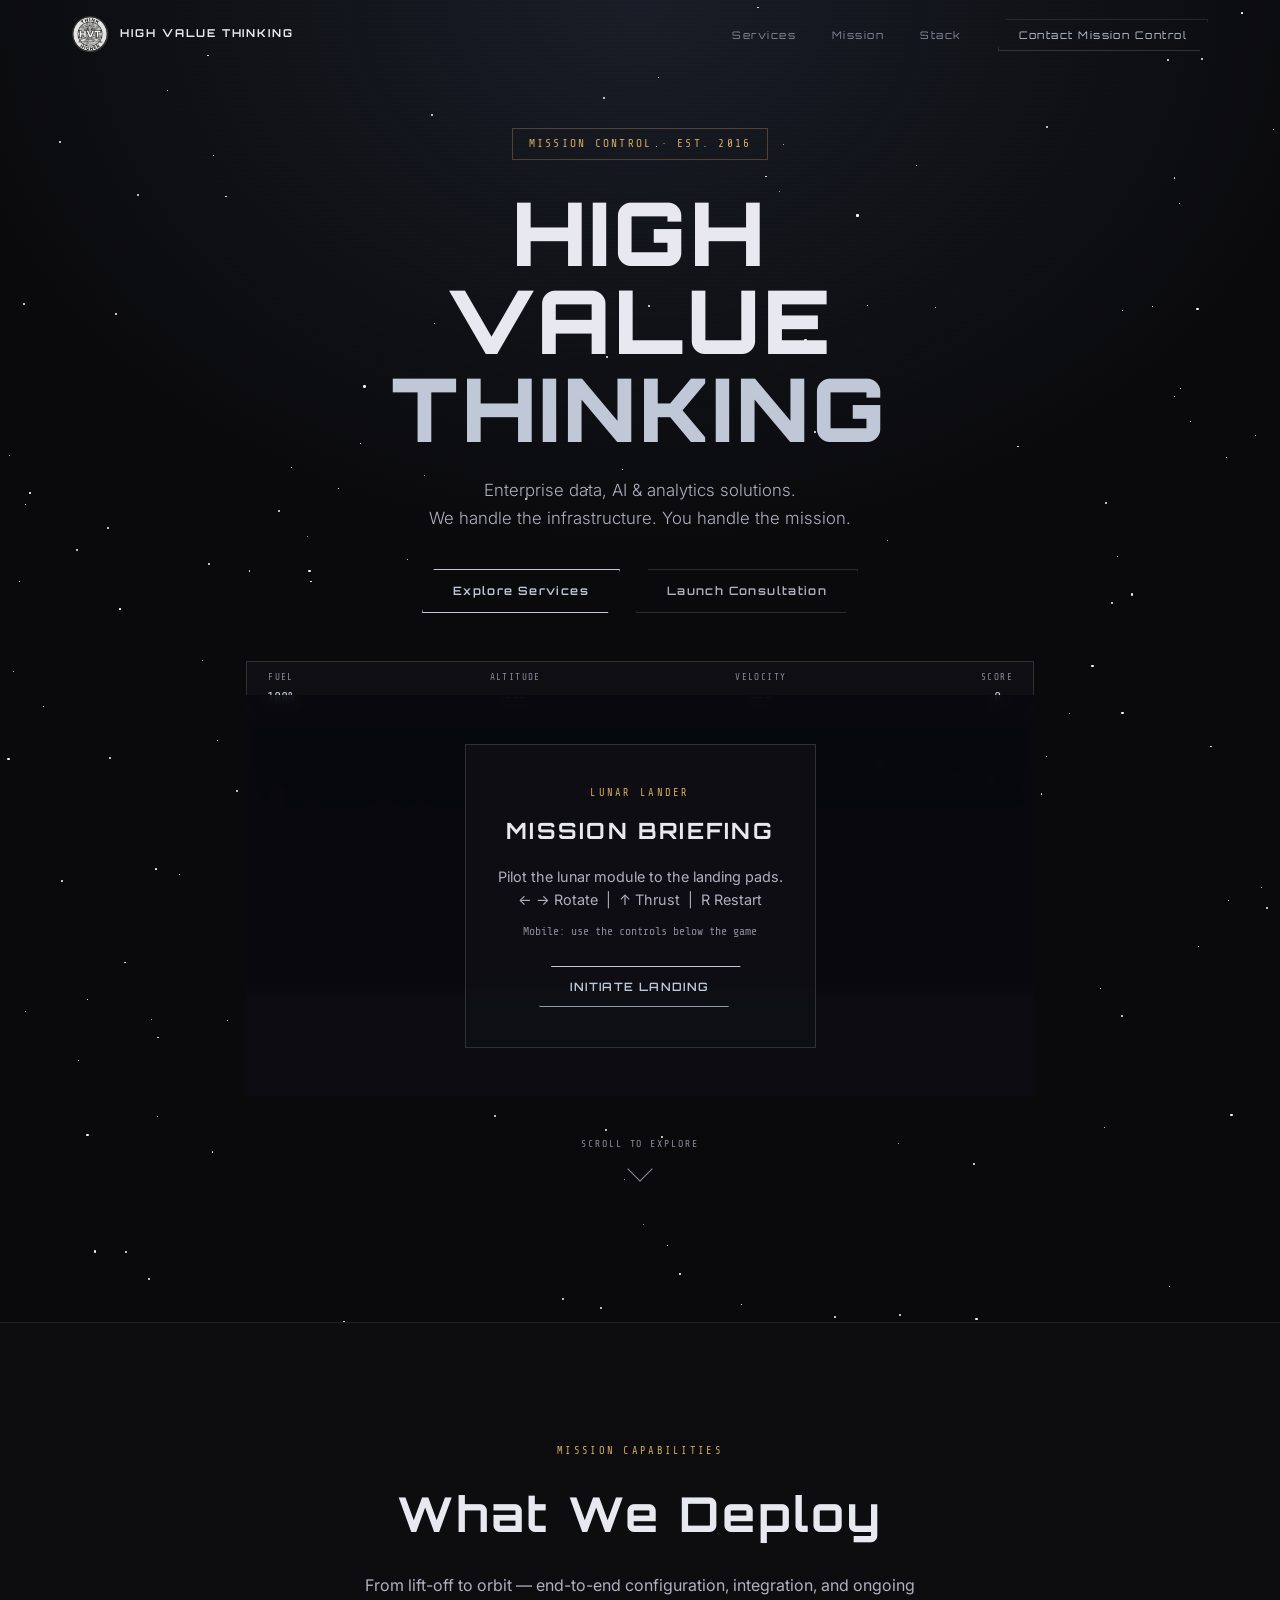
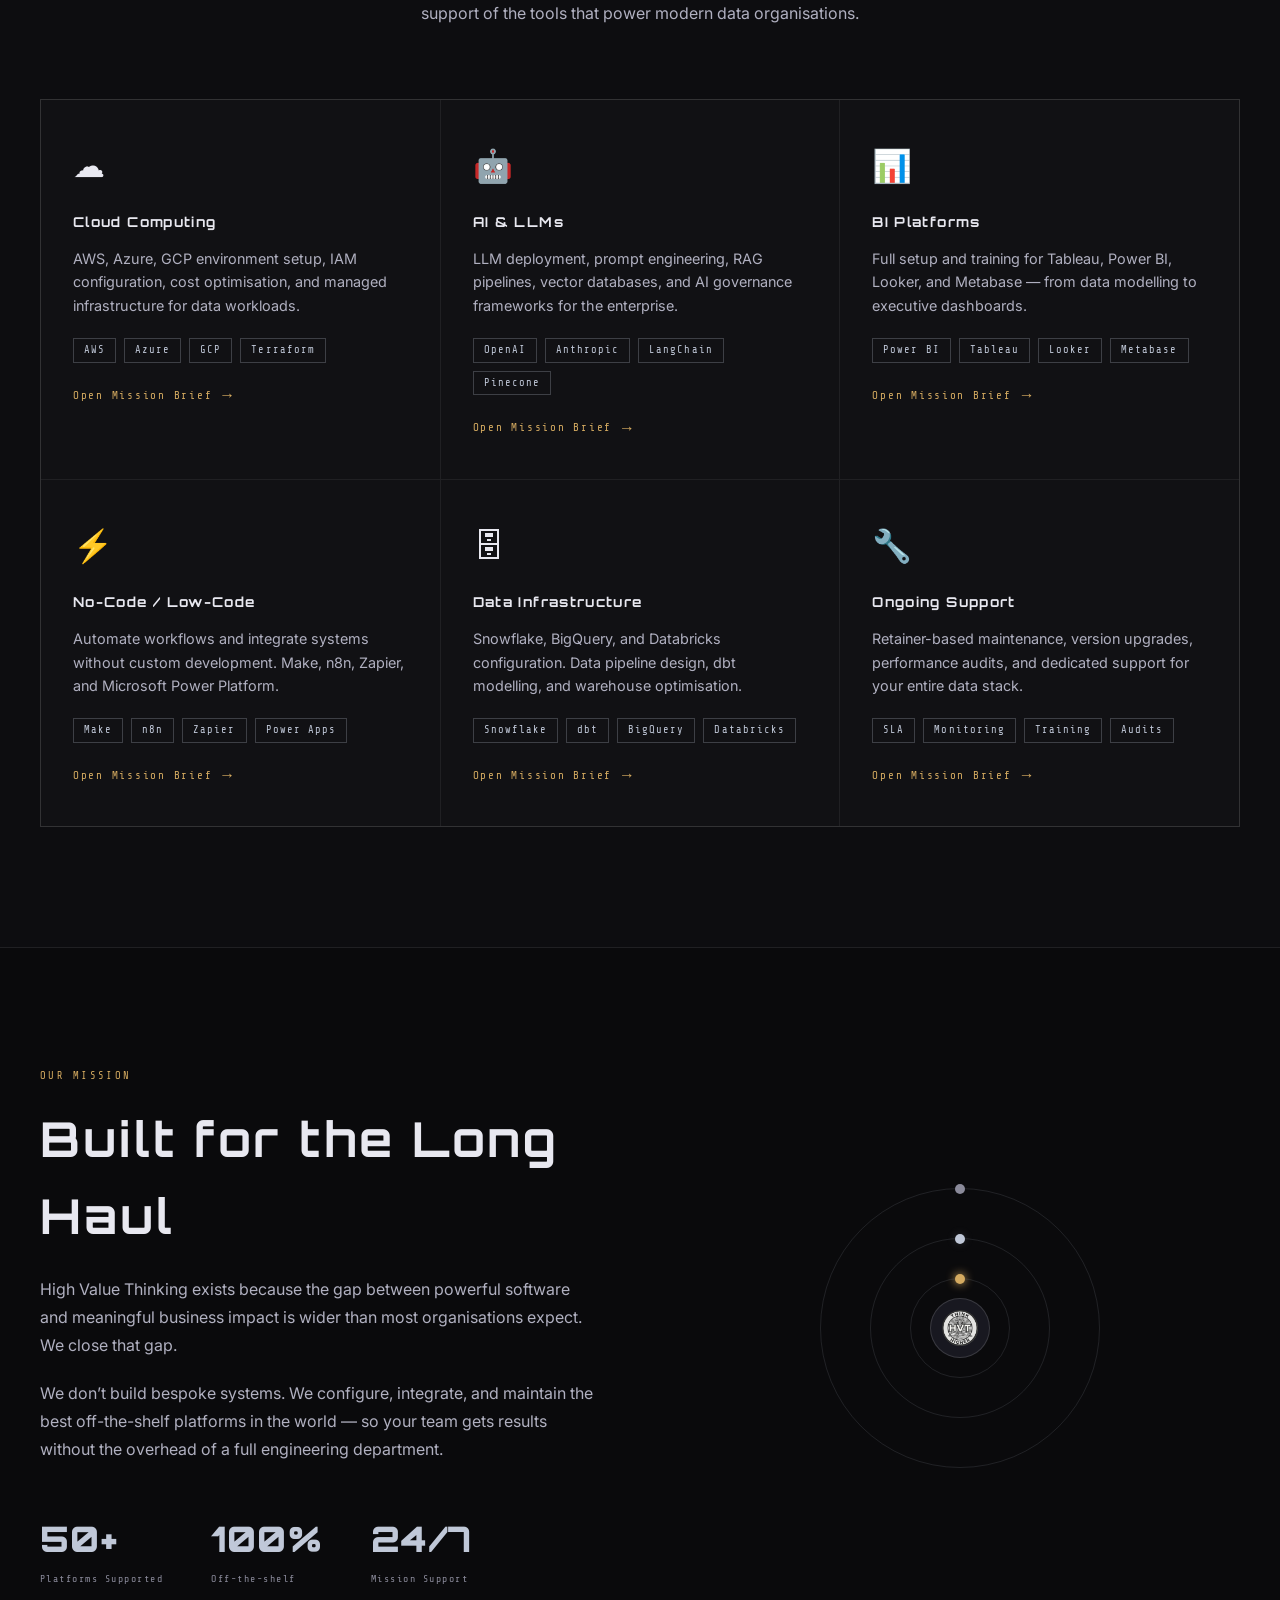
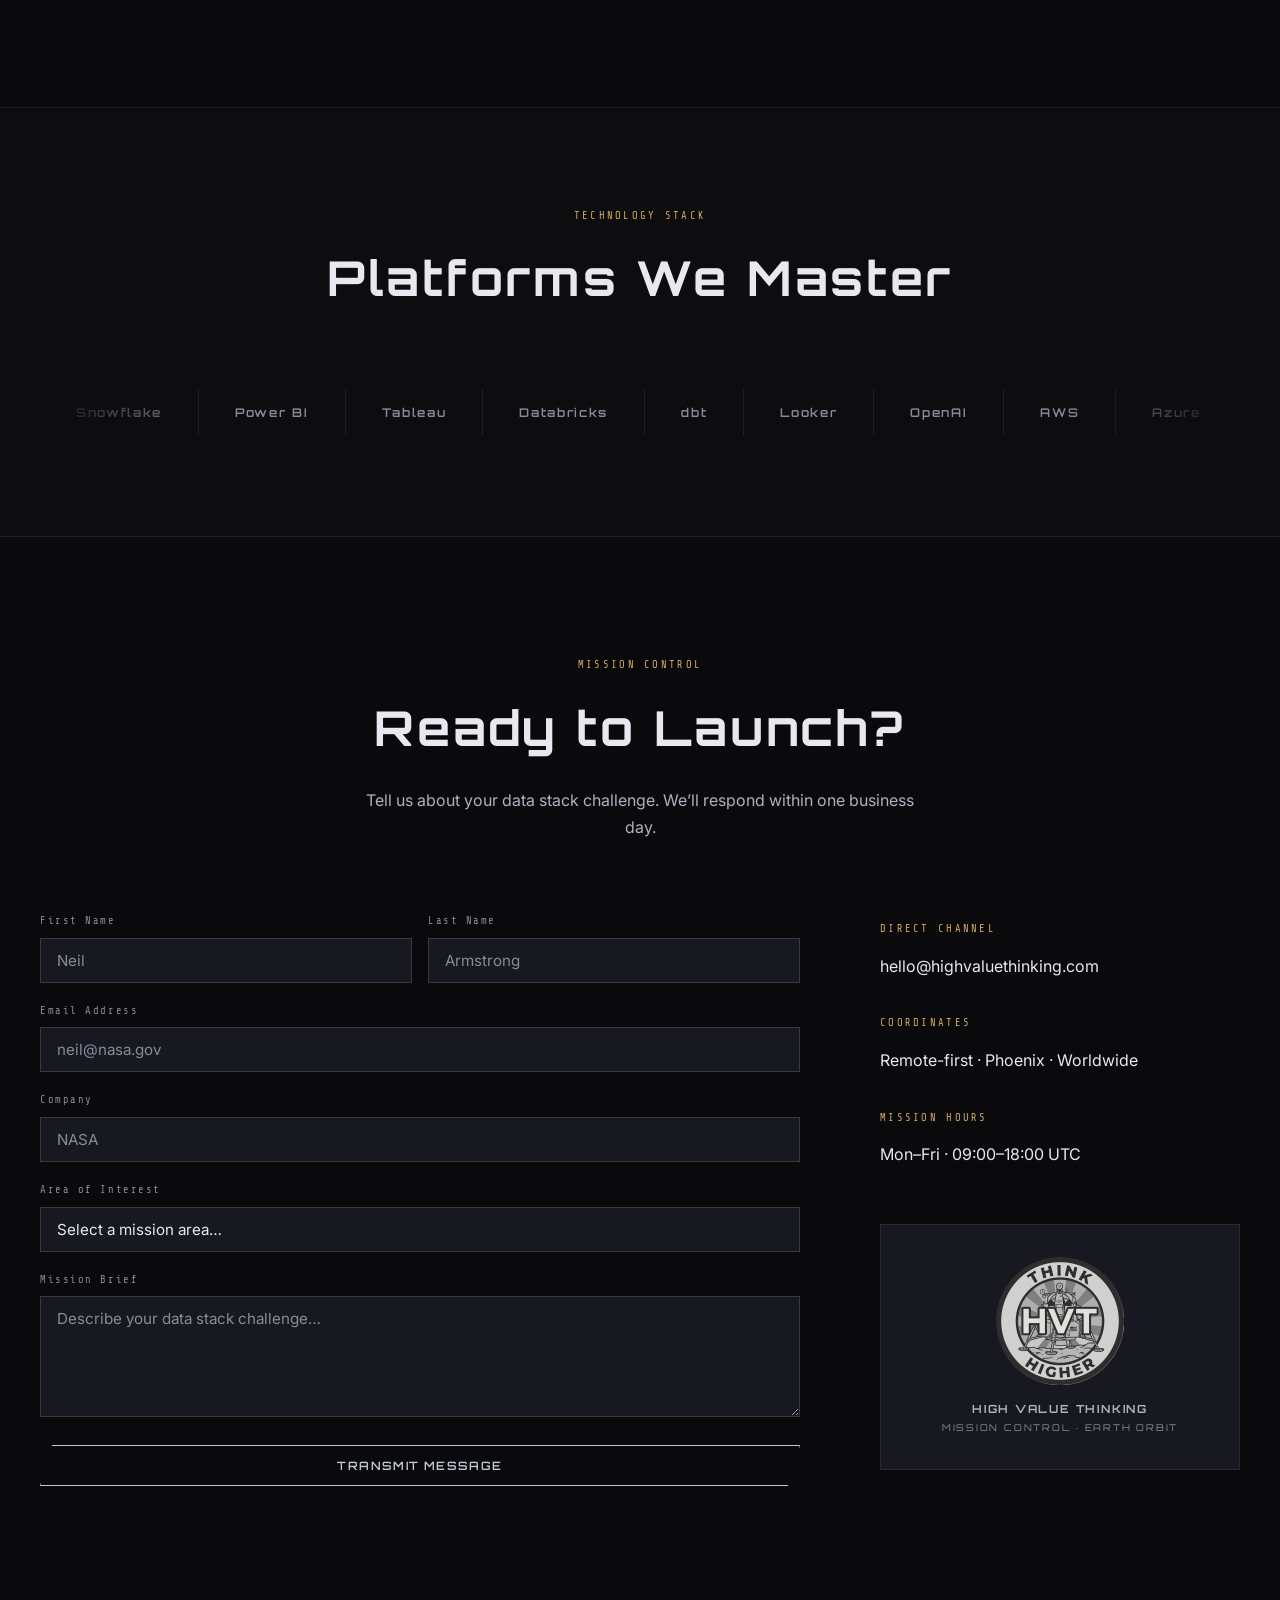
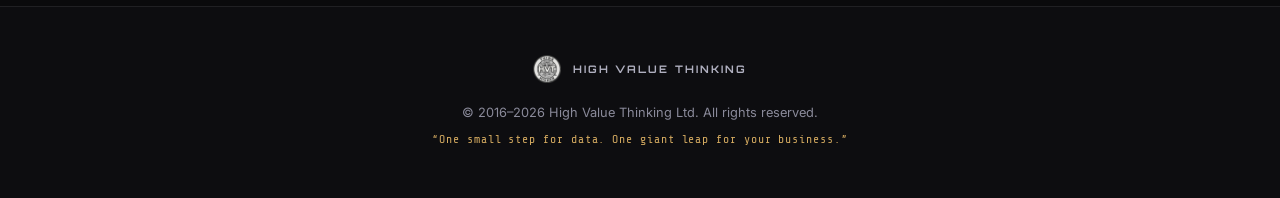
<file: index.html>
<!DOCTYPE html>
<html lang="en">
<head>
  <meta charset="UTF-8" />
  <meta name="viewport" content="width=device-width, initial-scale=1.0" />
  <title>High Value Thinking | HVT</title>
  <meta name="description" content="High Value Thinking — setup, configuration, and maintenance of data, AI, and analytics software. Cloud computing, LLMs, BI platforms, and no-code automation." />
  <link rel="icon" type="image/png" href="/logo.png" />
  <link rel="preconnect" href="https://fonts.googleapis.com" />
  <link rel="preconnect" href="https://fonts.gstatic.com" crossorigin />
  <link href="https://fonts.googleapis.com/css2?family=Orbitron:wght@400;600;700;900&family=Share+Tech+Mono&family=Inter:wght@300;400;500&display=swap" rel="stylesheet" />
  <link rel="stylesheet" href="/styles.css" />
</head>
<body>

<!-- NAV -->
<nav id="nav">
  <div class="nav-inner">
    <a href="#" class="nav-logo">
      <img src="/logo.png" alt="HVT Logo" class="logo-img" />
      <span class="logo-text">HIGH VALUE THINKING</span>
    </a>
    <ul class="nav-links">
      <li><a href="#services">Services</a></li>
      <li><a href="#mission">Mission</a></li>
      <li><a href="#stack">Stack</a></li>
      <li><a href="#contact" class="nav-cta">Contact Mission Control</a></li>
    </ul>
    <button class="hamburger" aria-label="Menu" id="hamburger">
      <span></span><span></span><span></span>
    </button>
  </div>
</nav>

<!-- HERO -->
<section id="hero">
  <div class="star-field" id="starField"></div>
  <div class="scanlines"></div>
  <div class="hero-content">
    <div class="mission-badge">MISSION CONTROL &middot; EST. 2016</div>
    <h1 class="hero-title">
      <span class="hero-line">HIGH VALUE</span>
      <span class="hero-line accent">THINKING</span>
    </h1>
    <p class="hero-sub">Enterprise data, AI &amp; analytics solutions.<br />We handle the infrastructure. You handle the mission.</p>
    <div class="hero-actions">
      <a href="#services" class="btn-primary">Explore Services</a>
      <a href="#contact" class="btn-ghost">Launch Consultation</a>
    </div>
  </div>

  <!-- LUNAR LANDER GAME -->
  <div class="game-wrapper">
    <div class="game-hud">
      <div class="hud-item"><span class="hud-label">FUEL</span><span class="hud-value" id="fuelVal">100%</span></div>
      <div class="hud-item"><span class="hud-label">ALTITUDE</span><span class="hud-value" id="altVal">---</span></div>
      <div class="hud-item"><span class="hud-label">VELOCITY</span><span class="hud-value" id="velVal">---</span></div>
      <div class="hud-item"><span class="hud-label">SCORE</span><span class="hud-value" id="scoreVal">0</span></div>
    </div>
    <canvas id="gameCanvas"></canvas>
    <div class="game-overlay" id="gameOverlay">
      <div class="overlay-box">
        <div class="overlay-mission">LUNAR LANDER</div>
        <h2 id="overlayTitle">MISSION BRIEFING</h2>
        <p id="overlayMsg">Pilot the lunar module to the landing pads.<br/>&#8592; &#8594; Rotate &nbsp;|&nbsp; &#8593; Thrust &nbsp;|&nbsp; R Restart</p>
        <p class="overlay-mobile-hint">Mobile: use the controls below the game</p>
        <button class="btn-primary" id="startBtn">INITIATE LANDING</button>
      </div>
    </div>
    <div class="mobile-controls">
      <button class="ctrl-btn" id="ctrlLeft">&#9664; LEFT</button>
      <button class="ctrl-btn ctrl-thrust" id="ctrlThrust">&#9650; THRUST</button>
      <button class="ctrl-btn" id="ctrlRight">RIGHT &#9654;</button>
    </div>
  </div>
  <div class="hero-scroll-hint">
    <span>SCROLL TO EXPLORE</span>
    <div class="scroll-arrow"></div>
  </div>
</section>

<!-- SERVICES -->
<section id="services">
  <div class="section-inner">
    <div class="section-header">
      <div class="section-tag">MISSION CAPABILITIES</div>
      <h2 class="section-title">What We Deploy</h2>
      <p class="section-sub">From lift-off to orbit &mdash; end-to-end configuration, integration, and ongoing support of the tools that power modern data organisations.</p>
    </div>
    <div class="services-grid">
      <a class="service-card service-link" data-delay="0" href="/cloud-computing.html">
        <div class="service-icon">&#9729;</div>
        <h3>Cloud Computing</h3>
        <p>AWS, Azure, GCP environment setup, IAM configuration, cost optimisation, and managed infrastructure for data workloads.</p>
        <ul class="service-tags"><li>AWS</li><li>Azure</li><li>GCP</li><li>Terraform</li></ul>
        <span class="service-link-label">Open Mission Brief</span>
      </a>
      <a class="service-card service-link" data-delay="1" href="/ai-llms.html">
        <div class="service-icon">&#129302;</div>
        <h3>AI &amp; LLMs</h3>
        <p>LLM deployment, prompt engineering, RAG pipelines, vector databases, and AI governance frameworks for the enterprise.</p>
        <ul class="service-tags"><li>OpenAI</li><li>Anthropic</li><li>LangChain</li><li>Pinecone</li></ul>
        <span class="service-link-label">Open Mission Brief</span>
      </a>
      <a class="service-card service-link" data-delay="2" href="/bi-platforms.html">
        <div class="service-icon">&#128202;</div>
        <h3>BI Platforms</h3>
        <p>Full setup and training for Tableau, Power BI, Looker, and Metabase &mdash; from data modelling to executive dashboards.</p>
        <ul class="service-tags"><li>Power BI</li><li>Tableau</li><li>Looker</li><li>Metabase</li></ul>
        <span class="service-link-label">Open Mission Brief</span>
      </a>
      <a class="service-card service-link" data-delay="3" href="/no-code-low-code.html">
        <div class="service-icon">&#9889;</div>
        <h3>No-Code / Low-Code</h3>
        <p>Automate workflows and integrate systems without custom development. Make, n8n, Zapier, and Microsoft Power Platform.</p>
        <ul class="service-tags"><li>Make</li><li>n8n</li><li>Zapier</li><li>Power Apps</li></ul>
        <span class="service-link-label">Open Mission Brief</span>
      </a>
      <a class="service-card service-link" data-delay="4" href="/data-infrastructure.html">
        <div class="service-icon">&#128452;</div>
        <h3>Data Infrastructure</h3>
        <p>Snowflake, BigQuery, and Databricks configuration. Data pipeline design, dbt modelling, and warehouse optimisation.</p>
        <ul class="service-tags"><li>Snowflake</li><li>dbt</li><li>BigQuery</li><li>Databricks</li></ul>
        <span class="service-link-label">Open Mission Brief</span>
      </a>
      <a class="service-card service-link" data-delay="5" href="/ongoing-support.html">
        <div class="service-icon">&#128295;</div>
        <h3>Ongoing Support</h3>
        <p>Retainer-based maintenance, version upgrades, performance audits, and dedicated support for your entire data stack.</p>
        <ul class="service-tags"><li>SLA</li><li>Monitoring</li><li>Training</li><li>Audits</li></ul>
        <span class="service-link-label">Open Mission Brief</span>
      </a>
    </div>
  </div>
</section>

<!-- MISSION -->
<section id="mission">
  <div class="section-inner mission-inner">
    <div class="mission-text">
      <div class="section-tag">OUR MISSION</div>
      <h2 class="section-title">Built for the Long Haul</h2>
      <p>High Value Thinking exists because the gap between powerful software and meaningful business impact is wider than most organisations expect. We close that gap.</p>
      <p>We don&rsquo;t build bespoke systems. We configure, integrate, and maintain the best off-the-shelf platforms in the world &mdash; so your team gets results without the overhead of a full engineering department.</p>
      <div class="mission-stats">
        <div class="stat"><div class="stat-num">50+</div><div class="stat-label">Platforms Supported</div></div>
        <div class="stat"><div class="stat-num">100%</div><div class="stat-label">Off-the-shelf</div></div>
        <div class="stat"><div class="stat-num">24/7</div><div class="stat-label">Mission Support</div></div>
      </div>
    </div>
    <div class="mission-visual">
      <div class="orbit-diagram">
        <div class="orbit o1"><div class="planet p1"></div></div>
        <div class="orbit o2"><div class="planet p2"></div></div>
        <div class="orbit o3"><div class="planet p3"></div></div>
        <div class="core"><img src="/logo.png" alt="HVT" class="orbit-logo" /></div>
      </div>
    </div>
  </div>
</section>

<!-- STACK -->
<section id="stack">
  <div class="section-inner">
    <div class="section-header">
      <div class="section-tag">TECHNOLOGY STACK</div>
      <h2 class="section-title">Platforms We Master</h2>
    </div>
    <div class="stack-ticker">
      <div class="ticker-track" id="tickerTrack">
        <span>Snowflake</span><span>Power BI</span><span>Tableau</span><span>Databricks</span><span>dbt</span><span>Looker</span><span>OpenAI</span><span>AWS</span><span>Azure</span><span>GCP</span><span>n8n</span><span>Make</span><span>Zapier</span><span>Anthropic</span><span>LangChain</span><span>Pinecone</span><span>BigQuery</span><span>Fivetran</span><span>Airbyte</span><span>Metabase</span><span>Retool</span><span>Airtable</span><span>Notion</span><span>Monday.com</span><span>Salesforce</span><span>HubSpot</span>
      </div>
    </div>
  </div>
</section>

<!-- CONTACT -->
<section id="contact">
  <div class="section-inner">
    <div class="section-header">
      <div class="section-tag">MISSION CONTROL</div>
      <h2 class="section-title">Ready to Launch?</h2>
      <p class="section-sub">Tell us about your data stack challenge. We&rsquo;ll respond within one business day.</p>
    </div>
    <div class="contact-grid">
      <form class="contact-form" id="contactForm" novalidate>
        <div class="form-row">
          <div class="form-group">
            <label for="fname">First Name</label>
            <input type="text" id="fname" name="fname" placeholder="Neil" required />
          </div>
          <div class="form-group">
            <label for="lname">Last Name</label>
            <input type="text" id="lname" name="lname" placeholder="Armstrong" required />
          </div>
        </div>
        <div class="form-group">
          <label for="email">Email Address</label>
          <input type="email" id="email" name="email" placeholder="neil@nasa.gov" required />
        </div>
        <div class="form-group">
          <label for="company">Company</label>
          <input type="text" id="company" name="company" placeholder="NASA" />
        </div>
        <div class="form-group">
          <label for="interest">Area of Interest</label>
          <select id="interest" name="interest">
            <option value="" disabled selected>Select a mission area&hellip;</option>
            <option>Cloud Computing</option>
            <option>AI &amp; LLMs</option>
            <option>BI Platforms</option>
            <option>No-Code / Low-Code</option>
            <option>Data Infrastructure</option>
            <option>Ongoing Support</option>
            <option>Multiple / Unsure</option>
          </select>
        </div>
        <div class="form-group">
          <label for="message">Mission Brief</label>
          <textarea id="message" name="message" rows="5" placeholder="Describe your data stack challenge&hellip;" required></textarea>
        </div>
        <button type="submit" class="btn-primary btn-full" id="submitBtn">TRANSMIT MESSAGE</button>
        <div class="form-success" id="formSuccess"><span>&#10003;</span> Message received. We&rsquo;ll be in touch shortly.</div>
      </form>
      <div class="contact-info">
        <div class="contact-block">
          <div class="section-tag">DIRECT CHANNEL</div>
          <p class="contact-detail">hello@highvaluethinking.com</p>
        </div>
        <div class="contact-block">
          <div class="section-tag">COORDINATES</div>
          <p class="contact-detail">Remote-first &middot; Phoenix &middot; Worldwide</p>
        </div>
        <div class="contact-block">
          <div class="section-tag">MISSION HOURS</div>
          <p class="contact-detail">Mon&ndash;Fri &middot; 09:00&ndash;18:00 UTC</p>
        </div>
        <div class="mission-patch">
          <img src="/logo.png" alt="HVT Mission Patch" />
          <p>HIGH VALUE THINKING<br/><span>MISSION CONTROL &middot; EARTH ORBIT</span></p>
        </div>
      </div>
    </div>
  </div>
</section>

<!-- FOOTER -->
<footer>
  <div class="footer-inner">
    <div class="footer-logo">
      <img src="/logo.png" alt="HVT" />
      <span>HIGH VALUE THINKING</span>
    </div>
    <p class="footer-copy">&copy; 2016&ndash;2026 High Value Thinking Ltd. All rights reserved.</p>
    <p class="footer-tag">&ldquo;One small step for data. One giant leap for your business.&rdquo;</p>
  </div>
</footer>

<script src="/game.js"></script>
<script src="/main.js"></script>
</body>
</html>
</file>
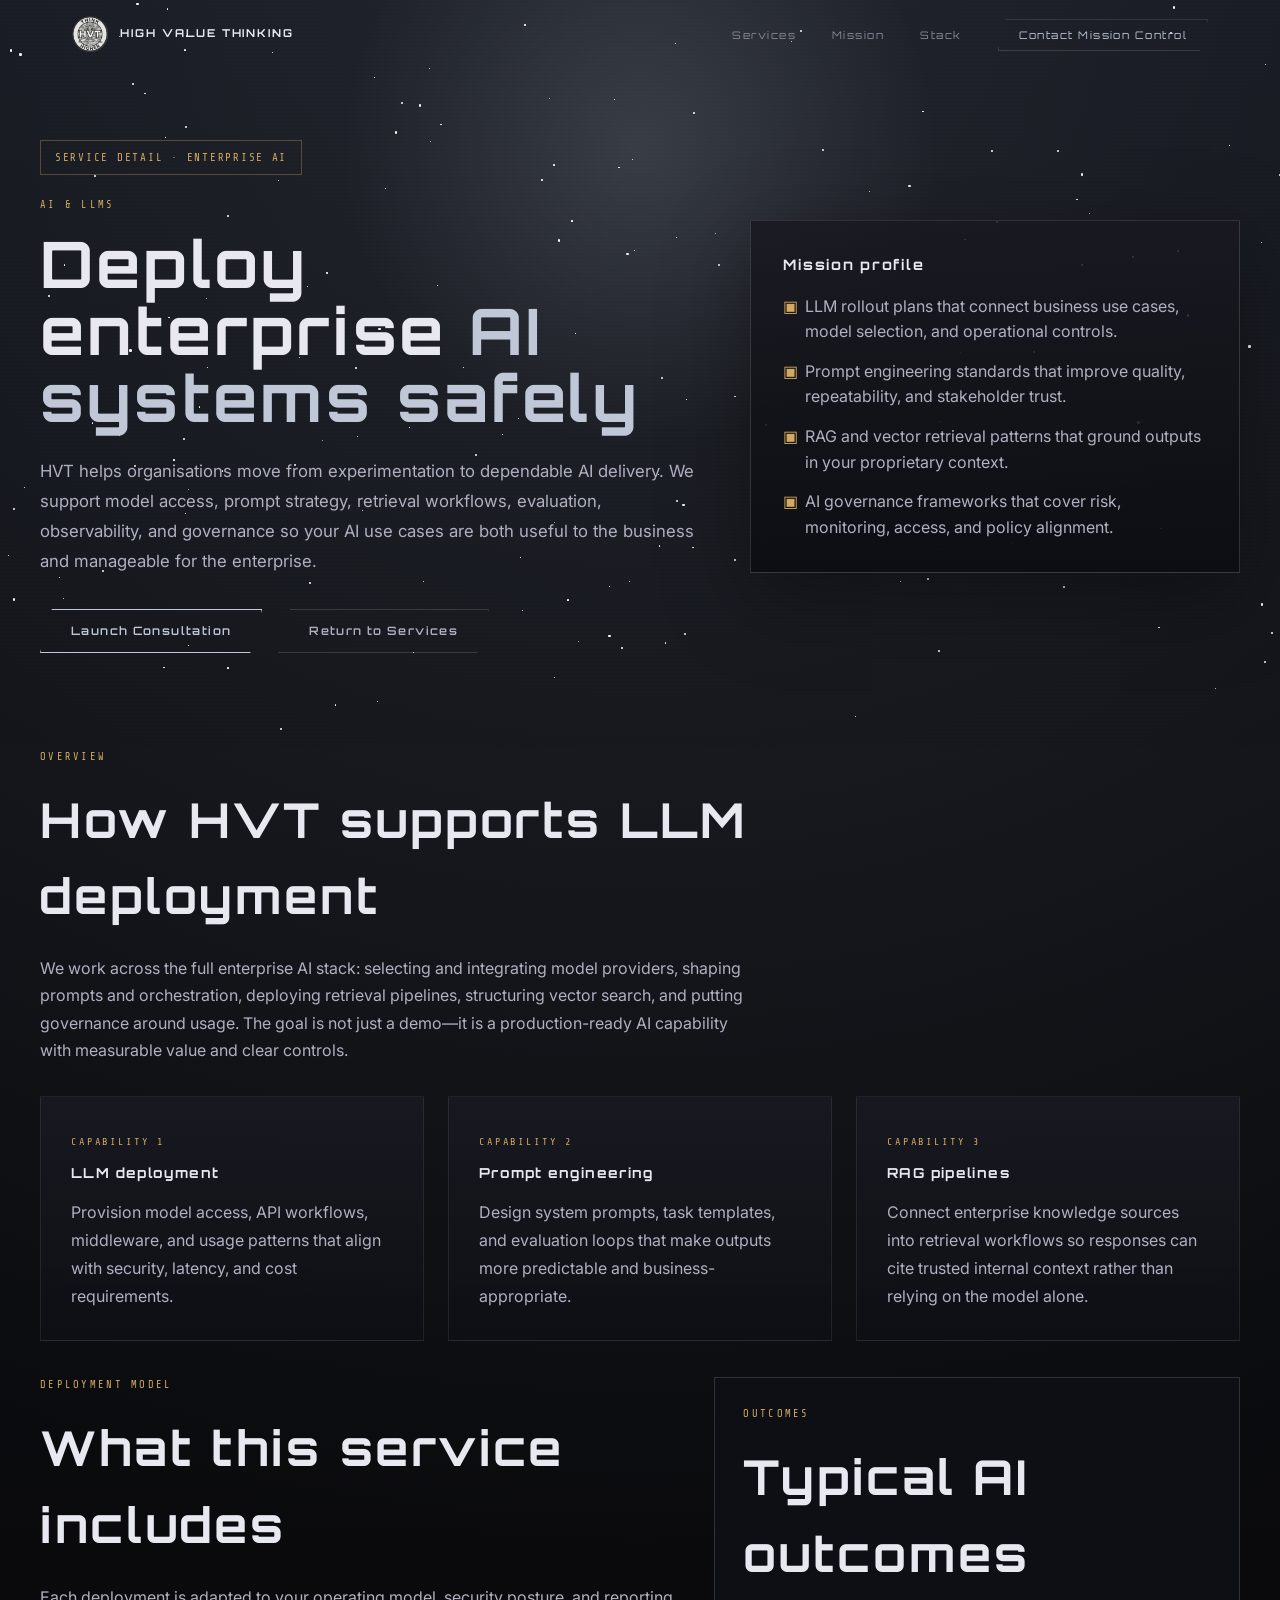
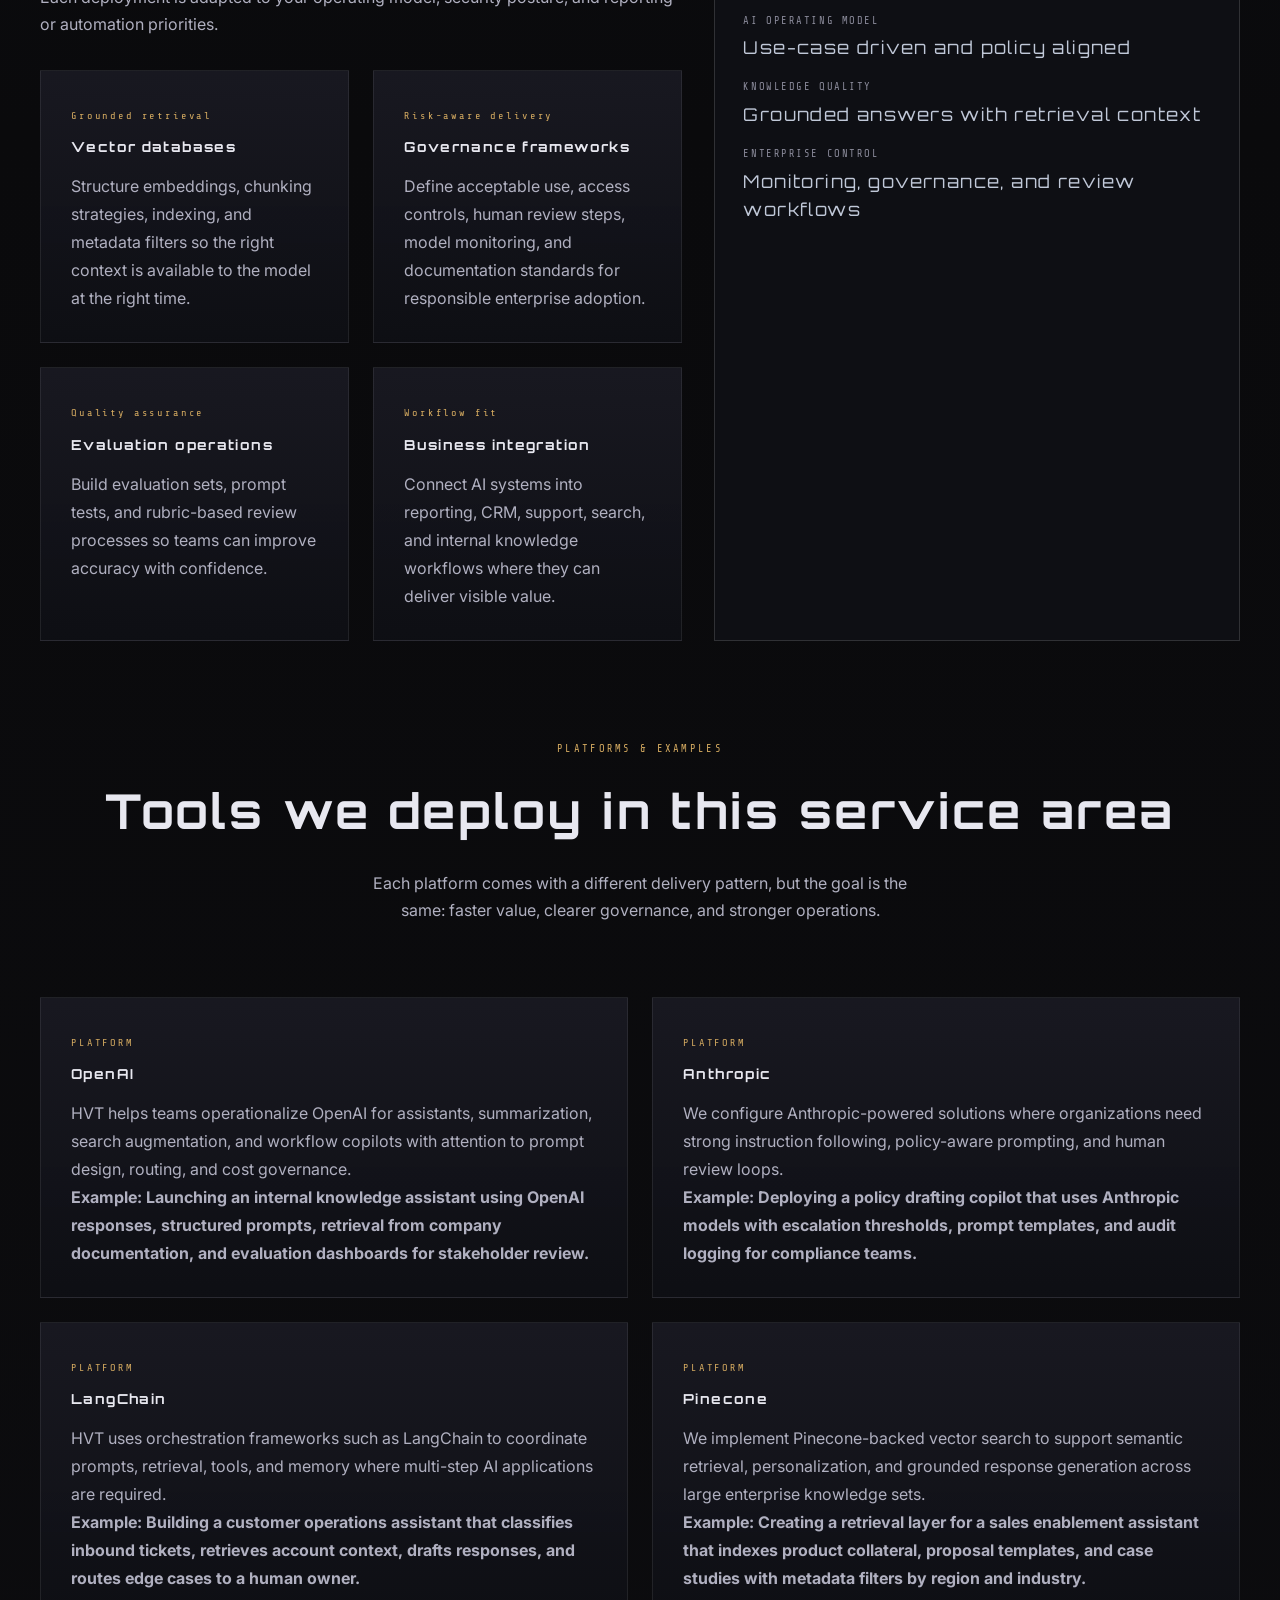
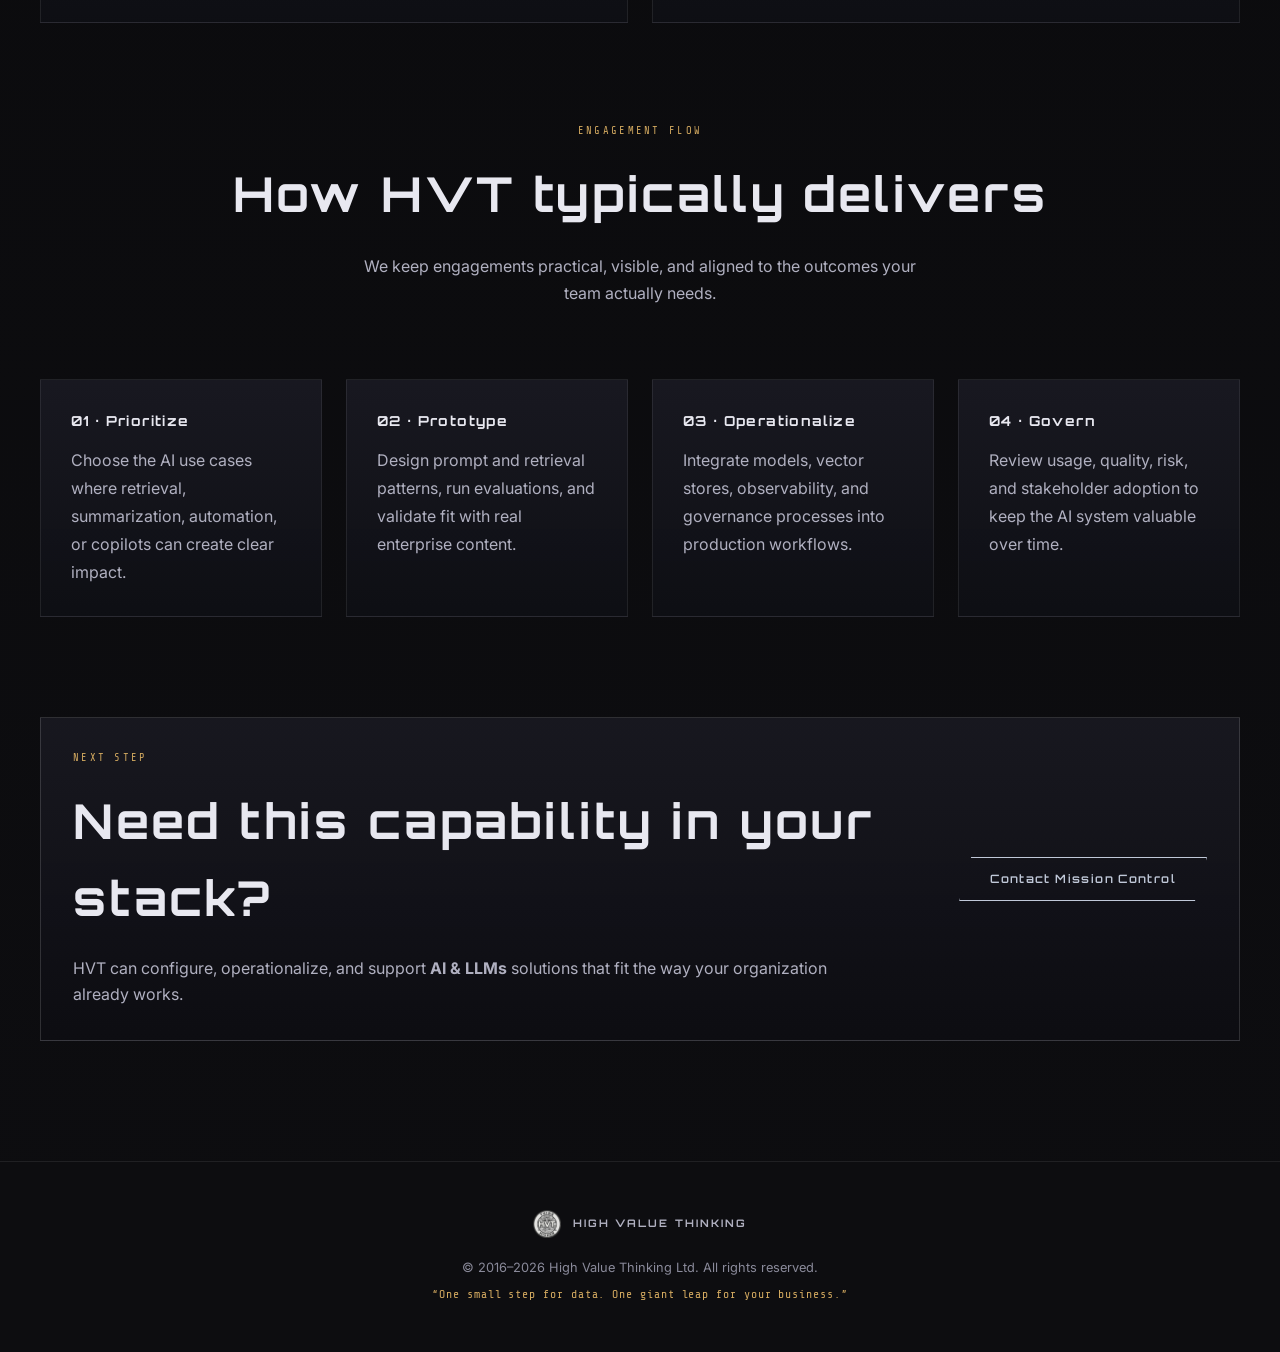
<file: ai-llms.html>
<!DOCTYPE html>
<html lang="en">
<head>
  <meta charset="UTF-8" />
  <meta name="viewport" content="width=device-width, initial-scale=1.0" />
  <title>AI & LLMs | High Value Thinking</title>
  <meta name="description" content="Enterprise LLM deployment, prompt engineering, RAG pipelines, vector search, and AI governance for modern organisations." />
  <link rel="icon" type="image/png" href="/logo.png" />
  <link rel="preconnect" href="https://fonts.googleapis.com" />
  <link rel="preconnect" href="https://fonts.gstatic.com" crossorigin />
  <link href="https://fonts.googleapis.com/css2?family=Orbitron:wght@400;600;700;900&family=Share+Tech+Mono&family=Inter:wght@300;400;500&display=swap" rel="stylesheet" />
  <link rel="stylesheet" href="/styles.css" />
</head>
<body class="detail-page">
  <nav id="nav" class="scrolled">
    <div class="nav-inner">
      <a href="/index.html" class="nav-logo">
        <img src="/logo.png" alt="HVT Logo" class="logo-img" />
        <span class="logo-text">HIGH VALUE THINKING</span>
      </a>
      <ul class="nav-links">
        <li><a href="/index.html#services">Services</a></li>
        <li><a href="/index.html#mission">Mission</a></li>
        <li><a href="/index.html#stack">Stack</a></li>
        <li><a href="/index.html#contact" class="nav-cta">Contact Mission Control</a></li>
      </ul>
      <button class="hamburger" aria-label="Menu" id="hamburger">
        <span></span><span></span><span></span>
      </button>
    </div>
  </nav>

  <main class="detail-shell">
    <section class="detail-hero">
      <div class="star-field" id="starField"></div>
      <div class="scanlines"></div>
      <div class="detail-hero-grid">
        <div>
          <div class="detail-badge">SERVICE DETAIL · ENTERPRISE AI</div>
          <div class="section-tag">AI & LLMS</div>
          <h1 class="detail-title">Deploy enterprise <span class="accent">AI systems safely</span></h1>
          <p class="detail-description">HVT helps organisations move from experimentation to dependable AI delivery. We support model access, prompt strategy, retrieval workflows, evaluation, observability, and governance so your AI use cases are both useful to the business and manageable for the enterprise.</p>
          <div class="detail-actions">
            <a href="/index.html#contact" class="btn-primary">Launch Consultation</a>
            <a href="/index.html#services" class="btn-ghost">Return to Services</a>
          </div>
        </div>
        <aside class="detail-aside">
          <h2 class="detail-aside-title">Mission profile</h2>
          <ul class="detail-checklist">
              <li>LLM rollout plans that connect business use cases, model selection, and operational controls.</li>
              <li>Prompt engineering standards that improve quality, repeatability, and stakeholder trust.</li>
              <li>RAG and vector retrieval patterns that ground outputs in your proprietary context.</li>
              <li>AI governance frameworks that cover risk, monitoring, access, and policy alignment.</li>
          </ul>
        </aside>
      </div>
    </section>

    <section class="detail-section">
      <div class="section-inner">
        <div class="section-intro">
          <div class="section-tag">OVERVIEW</div>
          <h2 class="section-title">How HVT supports LLM deployment</h2>
          <p class="section-sub">We work across the full enterprise AI stack: selecting and integrating model providers, shaping prompts and orchestration, deploying retrieval pipelines, structuring vector search, and putting governance around usage. The goal is not just a demo—it is a production-ready AI capability with measurable value and clear controls.</p>
        </div>
        <div class="pillar-grid">
          <article class="pillar-card" data-delay="0">
            <span class="card-kicker">CAPABILITY 1</span>
            <h3>LLM deployment</h3>
            <p>Provision model access, API workflows, middleware, and usage patterns that align with security, latency, and cost requirements.</p>
          </article>
          <article class="pillar-card" data-delay="1">
            <span class="card-kicker">CAPABILITY 2</span>
            <h3>Prompt engineering</h3>
            <p>Design system prompts, task templates, and evaluation loops that make outputs more predictable and business-appropriate.</p>
          </article>
          <article class="pillar-card" data-delay="2">
            <span class="card-kicker">CAPABILITY 3</span>
            <h3>RAG pipelines</h3>
            <p>Connect enterprise knowledge sources into retrieval workflows so responses can cite trusted internal context rather than relying on the model alone.</p>
          </article>
        </div>
        <div class="detail-panel">
          <div>
            <div class="section-intro">
              <div class="section-tag">DEPLOYMENT MODEL</div>
              <h2 class="section-title">What this service includes</h2>
              <p class="section-sub">Each deployment is adapted to your operating model, security posture, and reporting or automation priorities.</p>
            </div>
            <div class="detail-grid">
          <article class="detail-card" data-delay="0">
            <span class="card-kicker">Grounded retrieval</span>
            <h3>Vector databases</h3>
            <p>Structure embeddings, chunking strategies, indexing, and metadata filters so the right context is available to the model at the right time.</p>
          </article>
          <article class="detail-card" data-delay="1">
            <span class="card-kicker">Risk-aware delivery</span>
            <h3>Governance frameworks</h3>
            <p>Define acceptable use, access controls, human review steps, model monitoring, and documentation standards for responsible enterprise adoption.</p>
          </article>
          <article class="detail-card" data-delay="2">
            <span class="card-kicker">Quality assurance</span>
            <h3>Evaluation operations</h3>
            <p>Build evaluation sets, prompt tests, and rubric-based review processes so teams can improve accuracy with confidence.</p>
          </article>
          <article class="detail-card" data-delay="3">
            <span class="card-kicker">Workflow fit</span>
            <h3>Business integration</h3>
            <p>Connect AI systems into reporting, CRM, support, search, and internal knowledge workflows where they can deliver visible value.</p>
          </article>
            </div>
          </div>
          <aside class="metrics-box">
            <div class="section-tag">OUTCOMES</div>
            <h2 class="section-title">Typical AI outcomes</h2>
            <ul class="metrics-list">
            <li>
              <span class="metric-label">AI OPERATING MODEL</span>
              <span class="metric-value">Use-case driven and policy aligned</span>
            </li>
            <li>
              <span class="metric-label">KNOWLEDGE QUALITY</span>
              <span class="metric-value">Grounded answers with retrieval context</span>
            </li>
            <li>
              <span class="metric-label">ENTERPRISE CONTROL</span>
              <span class="metric-value">Monitoring, governance, and review workflows</span>
            </li>
            </ul>
          </aside>
        </div>
      </div>
    </section>

    <section class="detail-section" id="platforms">
      <div class="section-inner">
        <div class="section-header">
          <div class="section-tag">PLATFORMS &amp; EXAMPLES</div>
          <h2 class="section-title">Tools we deploy in this service area</h2>
          <p class="section-sub">Each platform comes with a different delivery pattern, but the goal is the same: faster value, clearer governance, and stronger operations.</p>
        </div>
        <div class="example-grid">
          <article class="example-card" data-delay="0">
            <span class="card-kicker">PLATFORM</span>
            <h3>OpenAI</h3>
            <p>HVT helps teams operationalize OpenAI for assistants, summarization, search augmentation, and workflow copilots with attention to prompt design, routing, and cost governance.</p>
            <p><strong>Example: Launching an internal knowledge assistant using OpenAI responses, structured prompts, retrieval from company documentation, and evaluation dashboards for stakeholder review.</strong></p>
          </article>
          <article class="example-card" data-delay="1">
            <span class="card-kicker">PLATFORM</span>
            <h3>Anthropic</h3>
            <p>We configure Anthropic-powered solutions where organizations need strong instruction following, policy-aware prompting, and human review loops.</p>
            <p><strong>Example: Deploying a policy drafting copilot that uses Anthropic models with escalation thresholds, prompt templates, and audit logging for compliance teams.</strong></p>
          </article>
          <article class="example-card" data-delay="2">
            <span class="card-kicker">PLATFORM</span>
            <h3>LangChain</h3>
            <p>HVT uses orchestration frameworks such as LangChain to coordinate prompts, retrieval, tools, and memory where multi-step AI applications are required.</p>
            <p><strong>Example: Building a customer operations assistant that classifies inbound tickets, retrieves account context, drafts responses, and routes edge cases to a human owner.</strong></p>
          </article>
          <article class="example-card" data-delay="3">
            <span class="card-kicker">PLATFORM</span>
            <h3>Pinecone</h3>
            <p>We implement Pinecone-backed vector search to support semantic retrieval, personalization, and grounded response generation across large enterprise knowledge sets.</p>
            <p><strong>Example: Creating a retrieval layer for a sales enablement assistant that indexes product collateral, proposal templates, and case studies with metadata filters by region and industry.</strong></p>
          </article>
        </div>
      </div>
    </section>

    <section class="detail-section">
      <div class="section-inner">
        <div class="section-header">
          <div class="section-tag">ENGAGEMENT FLOW</div>
          <h2 class="section-title">How HVT typically delivers</h2>
          <p class="section-sub">We keep engagements practical, visible, and aligned to the outcomes your team actually needs.</p>
        </div>
        <div class="timeline-grid">
          <article class="timeline-card" data-delay="0">
            <h3>01 · Prioritize</h3>
            <p>Choose the AI use cases where retrieval, summarization, automation, or copilots can create clear impact.</p>
          </article>
          <article class="timeline-card" data-delay="1">
            <h3>02 · Prototype</h3>
            <p>Design prompt and retrieval patterns, run evaluations, and validate fit with real enterprise content.</p>
          </article>
          <article class="timeline-card" data-delay="2">
            <h3>03 · Operationalize</h3>
            <p>Integrate models, vector stores, observability, and governance processes into production workflows.</p>
          </article>
          <article class="timeline-card" data-delay="3">
            <h3>04 · Govern</h3>
            <p>Review usage, quality, risk, and stakeholder adoption to keep the AI system valuable over time.</p>
          </article>
        </div>
      </div>
    </section>

    <section class="cta-panel">
      <div class="cta-box">
        <div>
          <div class="section-tag">NEXT STEP</div>
          <h2 class="section-title">Need this capability in your stack?</h2>
          <p>HVT can configure, operationalize, and support <strong>AI & LLMs</strong> solutions that fit the way your organization already works.</p>
        </div>
        <a href="/index.html#contact" class="btn-primary">Contact Mission Control</a>
      </div>
    </section>
  </main>

  <footer>
    <div class="footer-inner">
      <div class="footer-logo">
        <img src="/logo.png" alt="HVT" />
        <span>HIGH VALUE THINKING</span>
      </div>
      <p class="footer-copy">&copy; 2016&ndash;2026 High Value Thinking Ltd. All rights reserved.</p>
      <p class="footer-tag">&ldquo;One small step for data. One giant leap for your business.&rdquo;</p>
    </div>
  </footer>

  <script src="/main.js"></script>
</body>
</html>
</file>
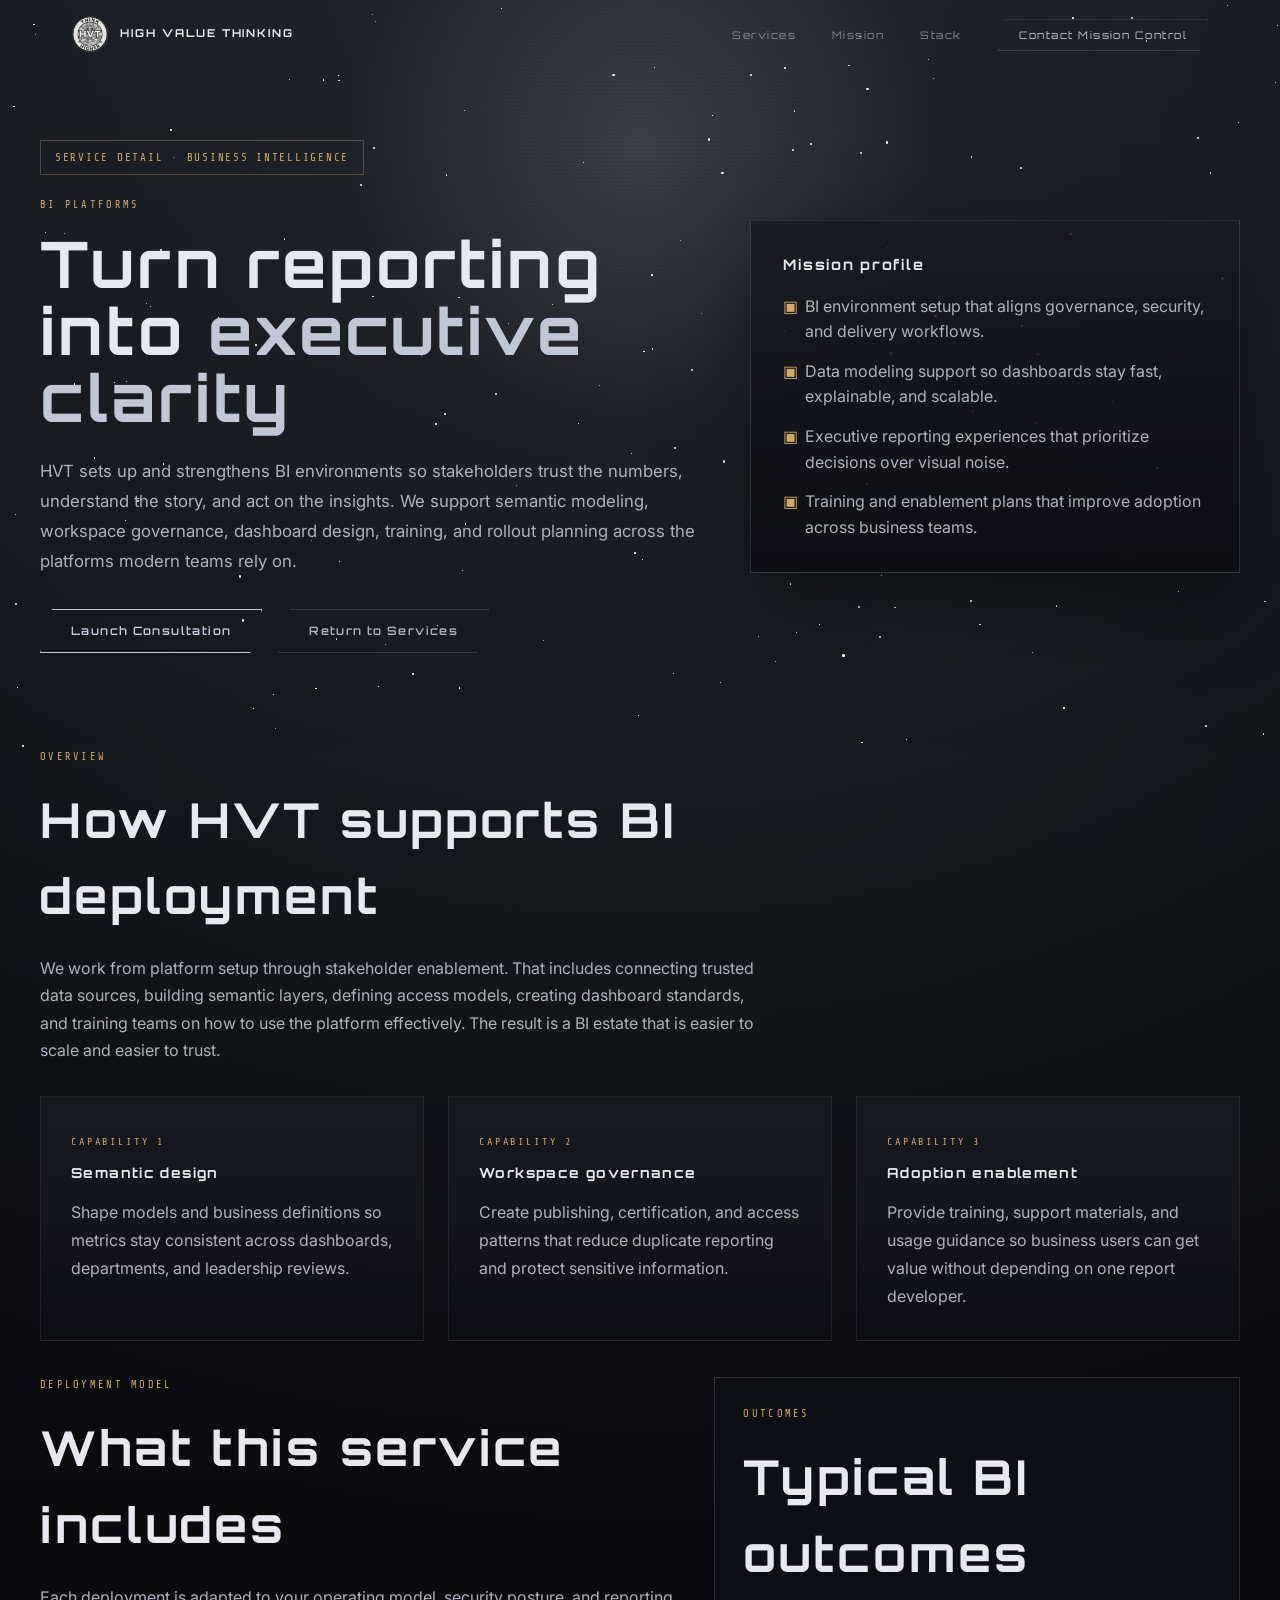
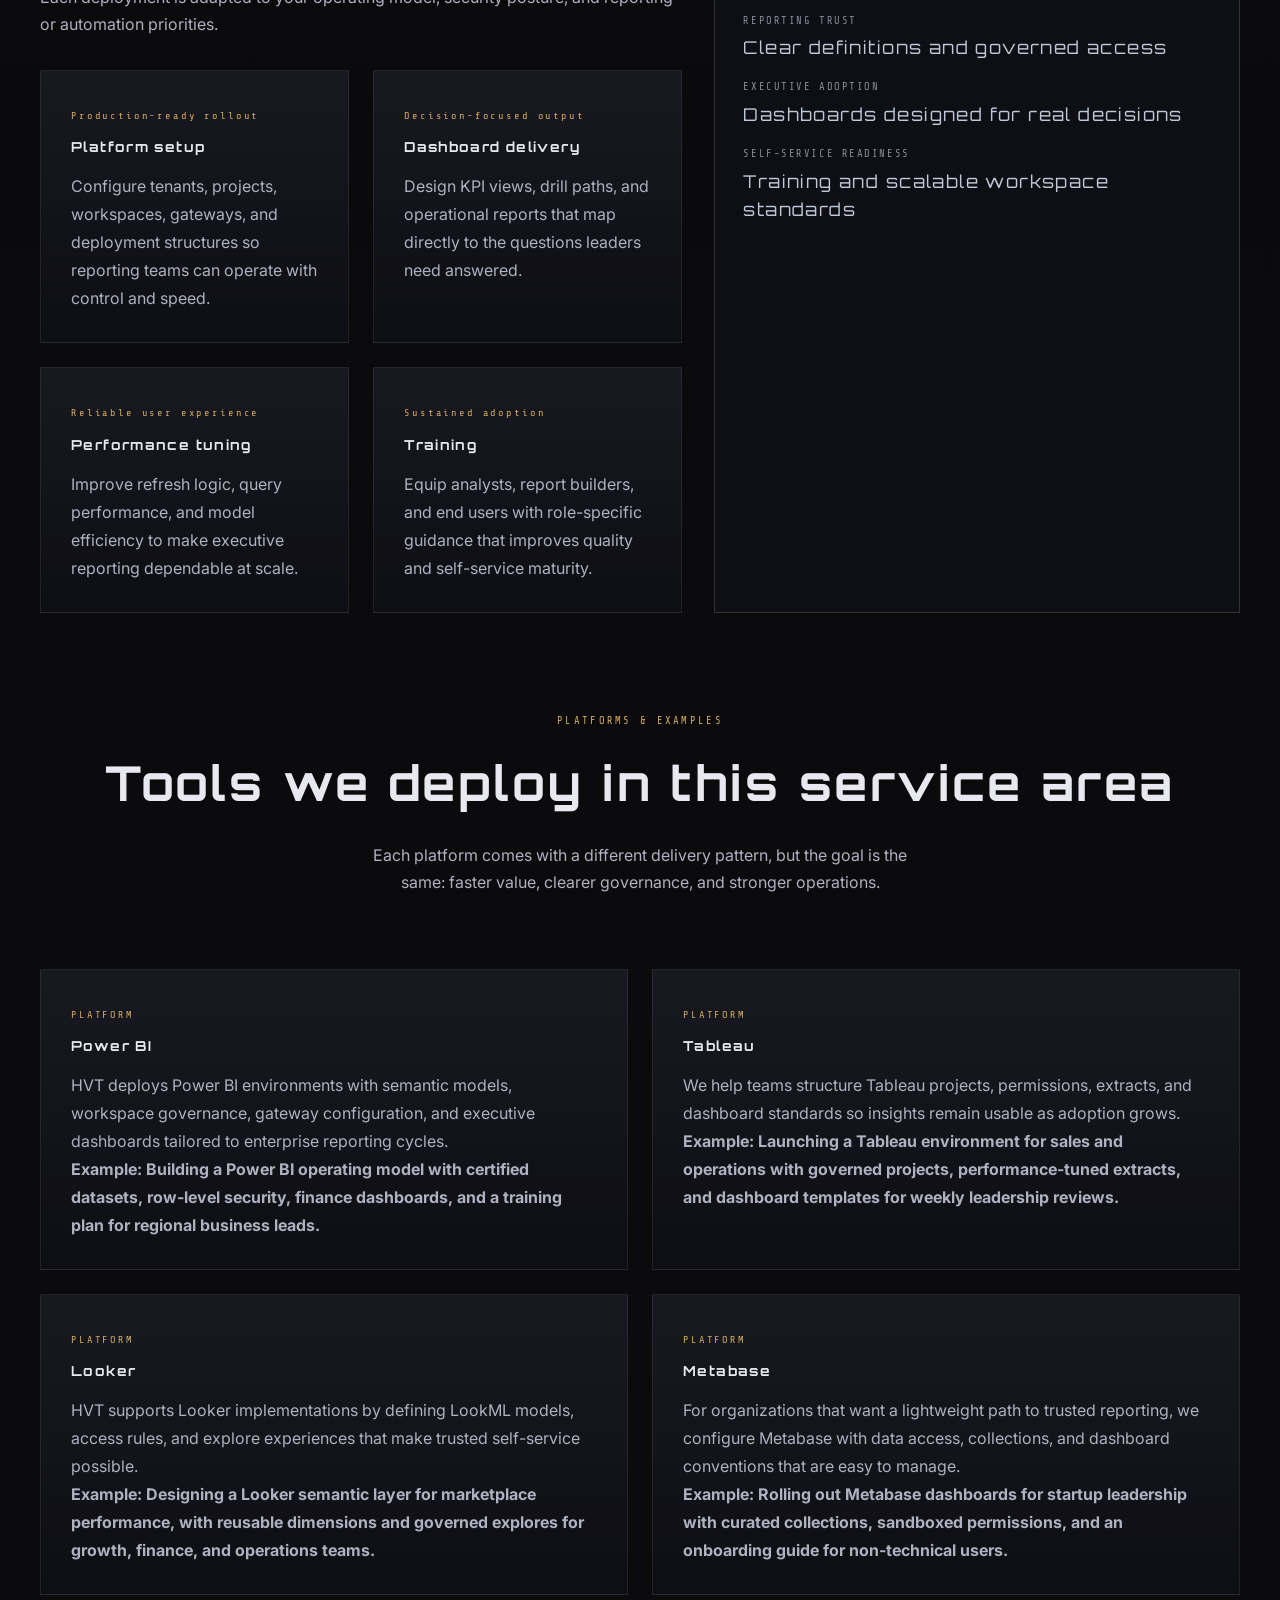
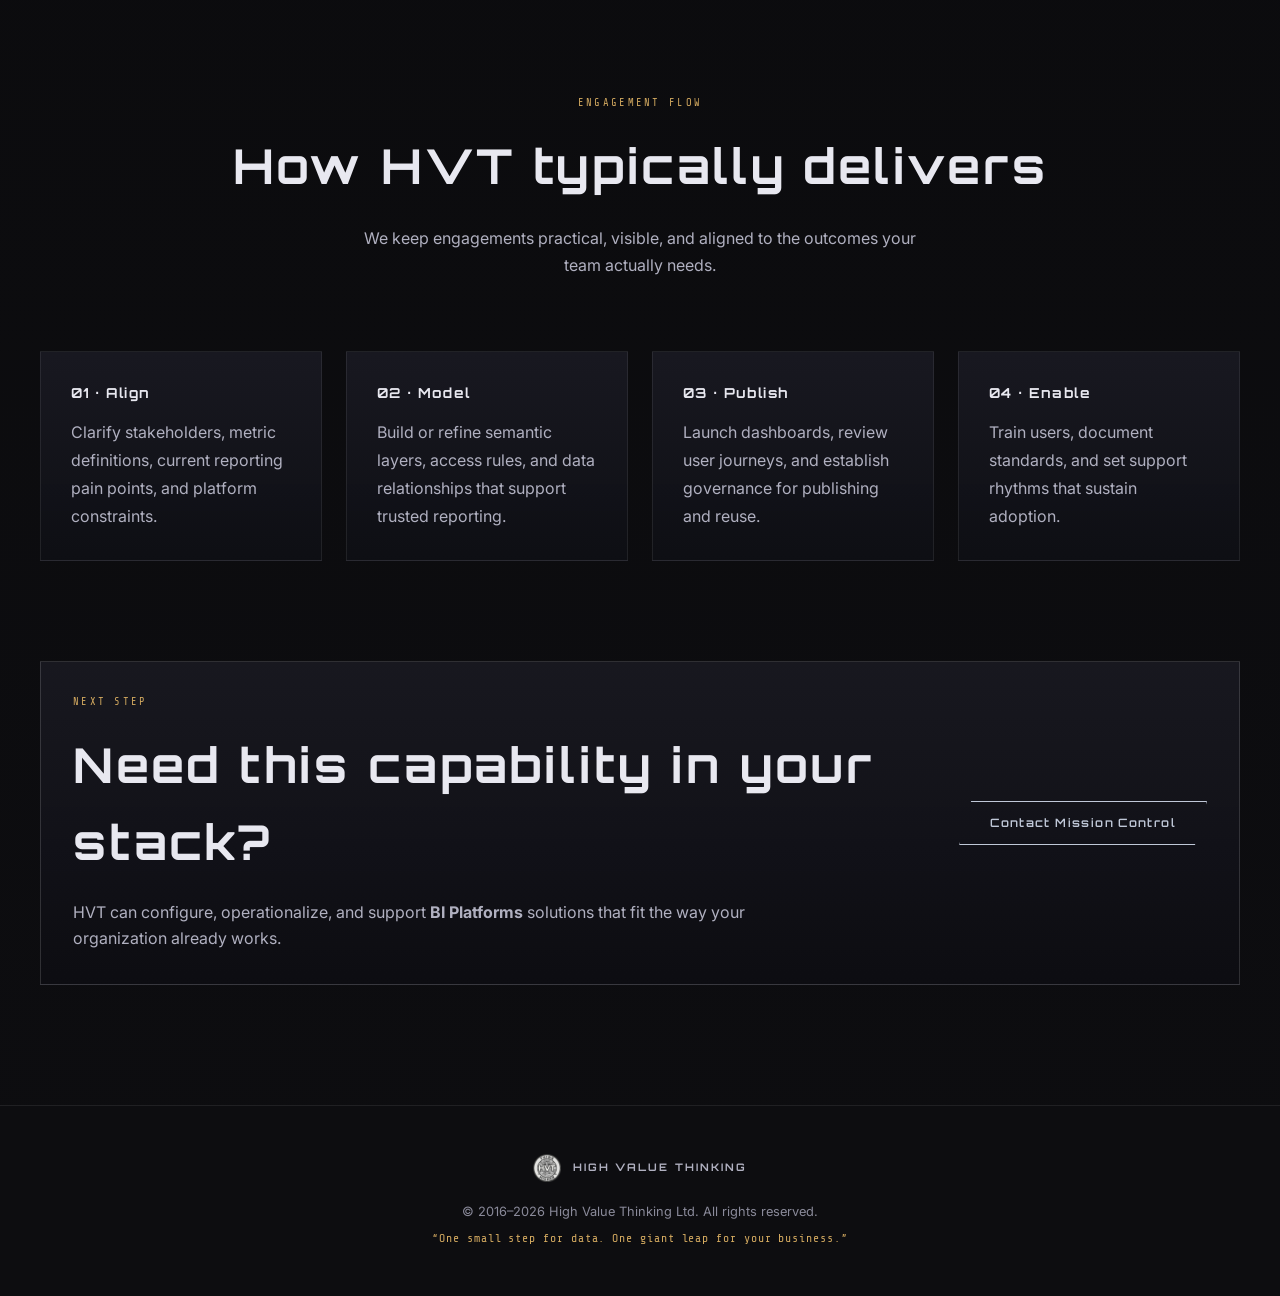
<file: bi-platforms.html>
<!DOCTYPE html>
<html lang="en">
<head>
  <meta charset="UTF-8" />
  <meta name="viewport" content="width=device-width, initial-scale=1.0" />
  <title>BI Platforms | High Value Thinking</title>
  <meta name="description" content="Business intelligence platform setup, semantic modeling, dashboard delivery, and user enablement across leading BI tools." />
  <link rel="icon" type="image/png" href="/logo.png" />
  <link rel="preconnect" href="https://fonts.googleapis.com" />
  <link rel="preconnect" href="https://fonts.gstatic.com" crossorigin />
  <link href="https://fonts.googleapis.com/css2?family=Orbitron:wght@400;600;700;900&family=Share+Tech+Mono&family=Inter:wght@300;400;500&display=swap" rel="stylesheet" />
  <link rel="stylesheet" href="/styles.css" />
</head>
<body class="detail-page">
  <nav id="nav" class="scrolled">
    <div class="nav-inner">
      <a href="/index.html" class="nav-logo">
        <img src="/logo.png" alt="HVT Logo" class="logo-img" />
        <span class="logo-text">HIGH VALUE THINKING</span>
      </a>
      <ul class="nav-links">
        <li><a href="/index.html#services">Services</a></li>
        <li><a href="/index.html#mission">Mission</a></li>
        <li><a href="/index.html#stack">Stack</a></li>
        <li><a href="/index.html#contact" class="nav-cta">Contact Mission Control</a></li>
      </ul>
      <button class="hamburger" aria-label="Menu" id="hamburger">
        <span></span><span></span><span></span>
      </button>
    </div>
  </nav>

  <main class="detail-shell">
    <section class="detail-hero">
      <div class="star-field" id="starField"></div>
      <div class="scanlines"></div>
      <div class="detail-hero-grid">
        <div>
          <div class="detail-badge">SERVICE DETAIL · BUSINESS INTELLIGENCE</div>
          <div class="section-tag">BI PLATFORMS</div>
          <h1 class="detail-title">Turn reporting into <span class="accent">executive clarity</span></h1>
          <p class="detail-description">HVT sets up and strengthens BI environments so stakeholders trust the numbers, understand the story, and act on the insights. We support semantic modeling, workspace governance, dashboard design, training, and rollout planning across the platforms modern teams rely on.</p>
          <div class="detail-actions">
            <a href="/index.html#contact" class="btn-primary">Launch Consultation</a>
            <a href="/index.html#services" class="btn-ghost">Return to Services</a>
          </div>
        </div>
        <aside class="detail-aside">
          <h2 class="detail-aside-title">Mission profile</h2>
          <ul class="detail-checklist">
              <li>BI environment setup that aligns governance, security, and delivery workflows.</li>
              <li>Data modeling support so dashboards stay fast, explainable, and scalable.</li>
              <li>Executive reporting experiences that prioritize decisions over visual noise.</li>
              <li>Training and enablement plans that improve adoption across business teams.</li>
          </ul>
        </aside>
      </div>
    </section>

    <section class="detail-section">
      <div class="section-inner">
        <div class="section-intro">
          <div class="section-tag">OVERVIEW</div>
          <h2 class="section-title">How HVT supports BI deployment</h2>
          <p class="section-sub">We work from platform setup through stakeholder enablement. That includes connecting trusted data sources, building semantic layers, defining access models, creating dashboard standards, and training teams on how to use the platform effectively. The result is a BI estate that is easier to scale and easier to trust.</p>
        </div>
        <div class="pillar-grid">
          <article class="pillar-card" data-delay="0">
            <span class="card-kicker">CAPABILITY 1</span>
            <h3>Semantic design</h3>
            <p>Shape models and business definitions so metrics stay consistent across dashboards, departments, and leadership reviews.</p>
          </article>
          <article class="pillar-card" data-delay="1">
            <span class="card-kicker">CAPABILITY 2</span>
            <h3>Workspace governance</h3>
            <p>Create publishing, certification, and access patterns that reduce duplicate reporting and protect sensitive information.</p>
          </article>
          <article class="pillar-card" data-delay="2">
            <span class="card-kicker">CAPABILITY 3</span>
            <h3>Adoption enablement</h3>
            <p>Provide training, support materials, and usage guidance so business users can get value without depending on one report developer.</p>
          </article>
        </div>
        <div class="detail-panel">
          <div>
            <div class="section-intro">
              <div class="section-tag">DEPLOYMENT MODEL</div>
              <h2 class="section-title">What this service includes</h2>
              <p class="section-sub">Each deployment is adapted to your operating model, security posture, and reporting or automation priorities.</p>
            </div>
            <div class="detail-grid">
          <article class="detail-card" data-delay="0">
            <span class="card-kicker">Production-ready rollout</span>
            <h3>Platform setup</h3>
            <p>Configure tenants, projects, workspaces, gateways, and deployment structures so reporting teams can operate with control and speed.</p>
          </article>
          <article class="detail-card" data-delay="1">
            <span class="card-kicker">Decision-focused output</span>
            <h3>Dashboard delivery</h3>
            <p>Design KPI views, drill paths, and operational reports that map directly to the questions leaders need answered.</p>
          </article>
          <article class="detail-card" data-delay="2">
            <span class="card-kicker">Reliable user experience</span>
            <h3>Performance tuning</h3>
            <p>Improve refresh logic, query performance, and model efficiency to make executive reporting dependable at scale.</p>
          </article>
          <article class="detail-card" data-delay="3">
            <span class="card-kicker">Sustained adoption</span>
            <h3>Training</h3>
            <p>Equip analysts, report builders, and end users with role-specific guidance that improves quality and self-service maturity.</p>
          </article>
            </div>
          </div>
          <aside class="metrics-box">
            <div class="section-tag">OUTCOMES</div>
            <h2 class="section-title">Typical BI outcomes</h2>
            <ul class="metrics-list">
            <li>
              <span class="metric-label">REPORTING TRUST</span>
              <span class="metric-value">Clear definitions and governed access</span>
            </li>
            <li>
              <span class="metric-label">EXECUTIVE ADOPTION</span>
              <span class="metric-value">Dashboards designed for real decisions</span>
            </li>
            <li>
              <span class="metric-label">SELF-SERVICE READINESS</span>
              <span class="metric-value">Training and scalable workspace standards</span>
            </li>
            </ul>
          </aside>
        </div>
      </div>
    </section>

    <section class="detail-section" id="platforms">
      <div class="section-inner">
        <div class="section-header">
          <div class="section-tag">PLATFORMS &amp; EXAMPLES</div>
          <h2 class="section-title">Tools we deploy in this service area</h2>
          <p class="section-sub">Each platform comes with a different delivery pattern, but the goal is the same: faster value, clearer governance, and stronger operations.</p>
        </div>
        <div class="example-grid">
          <article class="example-card" data-delay="0">
            <span class="card-kicker">PLATFORM</span>
            <h3>Power BI</h3>
            <p>HVT deploys Power BI environments with semantic models, workspace governance, gateway configuration, and executive dashboards tailored to enterprise reporting cycles.</p>
            <p><strong>Example: Building a Power BI operating model with certified datasets, row-level security, finance dashboards, and a training plan for regional business leads.</strong></p>
          </article>
          <article class="example-card" data-delay="1">
            <span class="card-kicker">PLATFORM</span>
            <h3>Tableau</h3>
            <p>We help teams structure Tableau projects, permissions, extracts, and dashboard standards so insights remain usable as adoption grows.</p>
            <p><strong>Example: Launching a Tableau environment for sales and operations with governed projects, performance-tuned extracts, and dashboard templates for weekly leadership reviews.</strong></p>
          </article>
          <article class="example-card" data-delay="2">
            <span class="card-kicker">PLATFORM</span>
            <h3>Looker</h3>
            <p>HVT supports Looker implementations by defining LookML models, access rules, and explore experiences that make trusted self-service possible.</p>
            <p><strong>Example: Designing a Looker semantic layer for marketplace performance, with reusable dimensions and governed explores for growth, finance, and operations teams.</strong></p>
          </article>
          <article class="example-card" data-delay="3">
            <span class="card-kicker">PLATFORM</span>
            <h3>Metabase</h3>
            <p>For organizations that want a lightweight path to trusted reporting, we configure Metabase with data access, collections, and dashboard conventions that are easy to manage.</p>
            <p><strong>Example: Rolling out Metabase dashboards for startup leadership with curated collections, sandboxed permissions, and an onboarding guide for non-technical users.</strong></p>
          </article>
        </div>
      </div>
    </section>

    <section class="detail-section">
      <div class="section-inner">
        <div class="section-header">
          <div class="section-tag">ENGAGEMENT FLOW</div>
          <h2 class="section-title">How HVT typically delivers</h2>
          <p class="section-sub">We keep engagements practical, visible, and aligned to the outcomes your team actually needs.</p>
        </div>
        <div class="timeline-grid">
          <article class="timeline-card" data-delay="0">
            <h3>01 · Align</h3>
            <p>Clarify stakeholders, metric definitions, current reporting pain points, and platform constraints.</p>
          </article>
          <article class="timeline-card" data-delay="1">
            <h3>02 · Model</h3>
            <p>Build or refine semantic layers, access rules, and data relationships that support trusted reporting.</p>
          </article>
          <article class="timeline-card" data-delay="2">
            <h3>03 · Publish</h3>
            <p>Launch dashboards, review user journeys, and establish governance for publishing and reuse.</p>
          </article>
          <article class="timeline-card" data-delay="3">
            <h3>04 · Enable</h3>
            <p>Train users, document standards, and set support rhythms that sustain adoption.</p>
          </article>
        </div>
      </div>
    </section>

    <section class="cta-panel">
      <div class="cta-box">
        <div>
          <div class="section-tag">NEXT STEP</div>
          <h2 class="section-title">Need this capability in your stack?</h2>
          <p>HVT can configure, operationalize, and support <strong>BI Platforms</strong> solutions that fit the way your organization already works.</p>
        </div>
        <a href="/index.html#contact" class="btn-primary">Contact Mission Control</a>
      </div>
    </section>
  </main>

  <footer>
    <div class="footer-inner">
      <div class="footer-logo">
        <img src="/logo.png" alt="HVT" />
        <span>HIGH VALUE THINKING</span>
      </div>
      <p class="footer-copy">&copy; 2016&ndash;2026 High Value Thinking Ltd. All rights reserved.</p>
      <p class="footer-tag">&ldquo;One small step for data. One giant leap for your business.&rdquo;</p>
    </div>
  </footer>

  <script src="/main.js"></script>
</body>
</html>
</file>
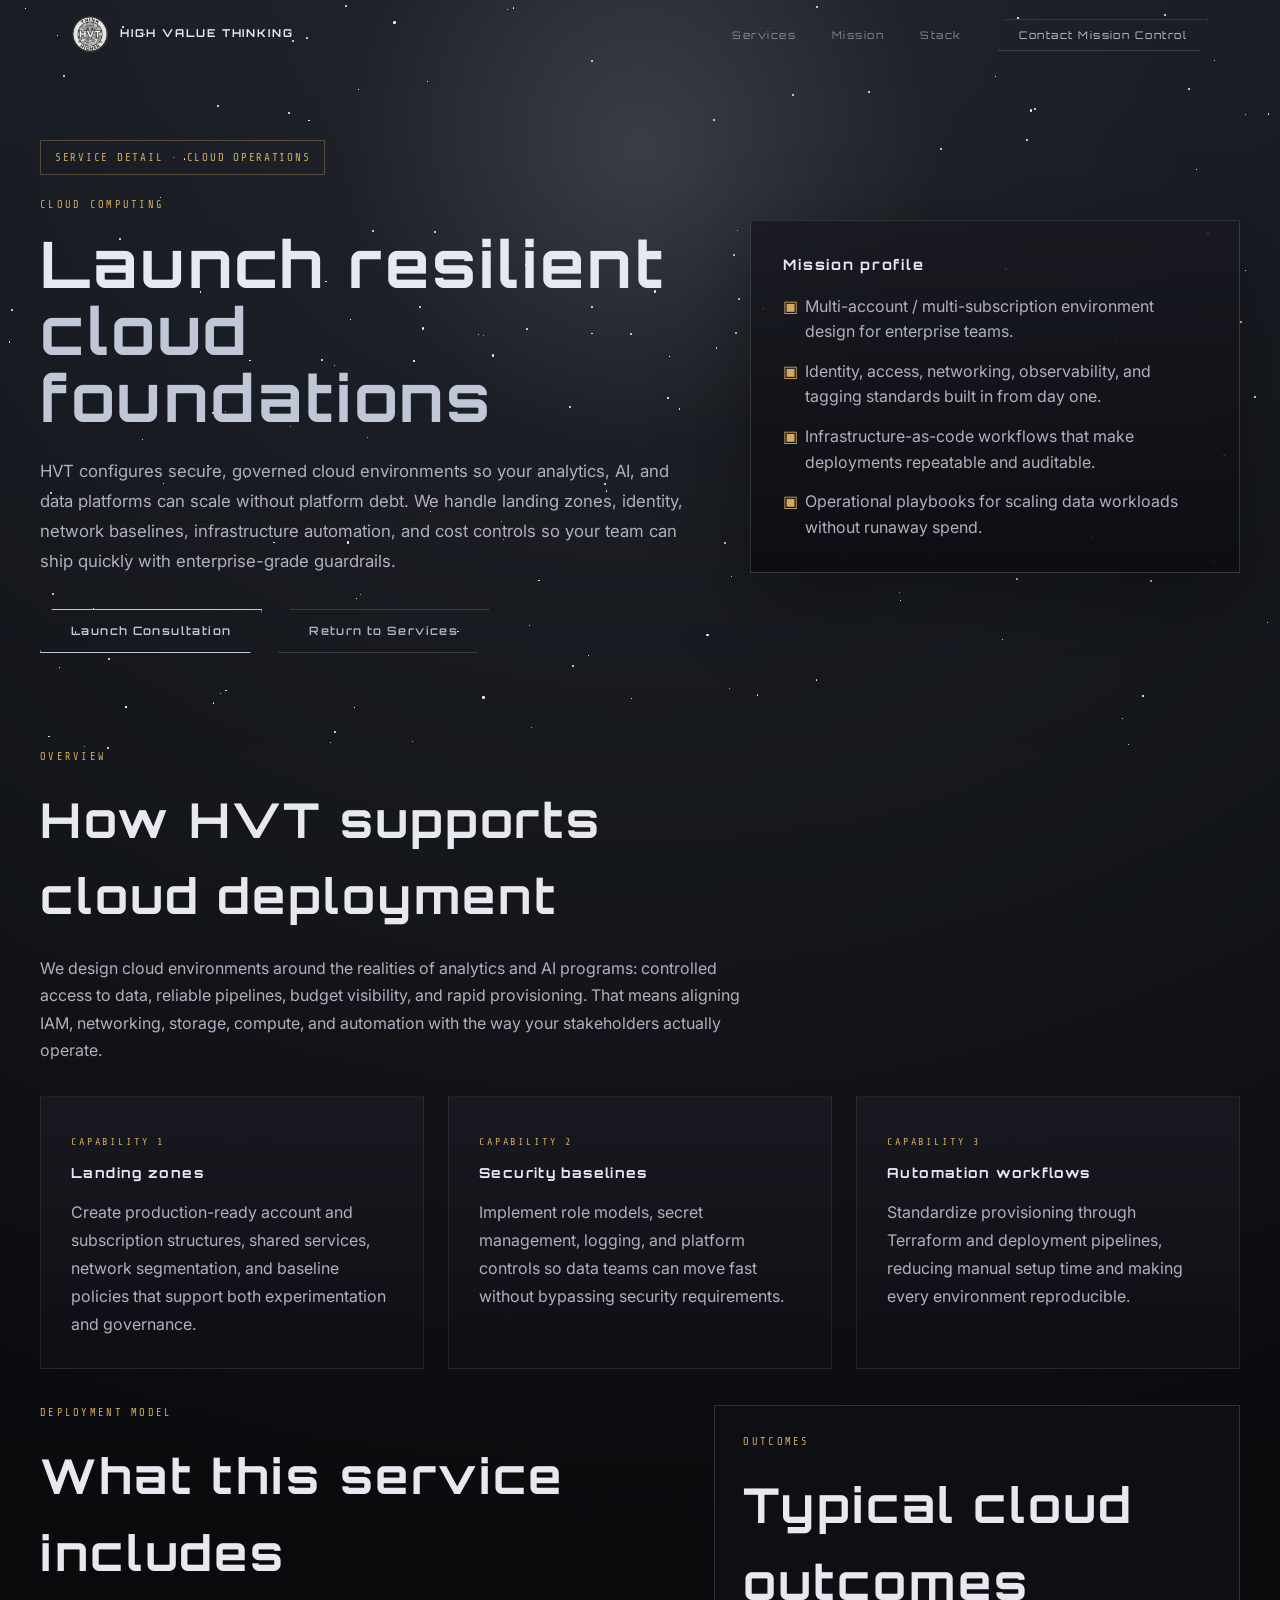
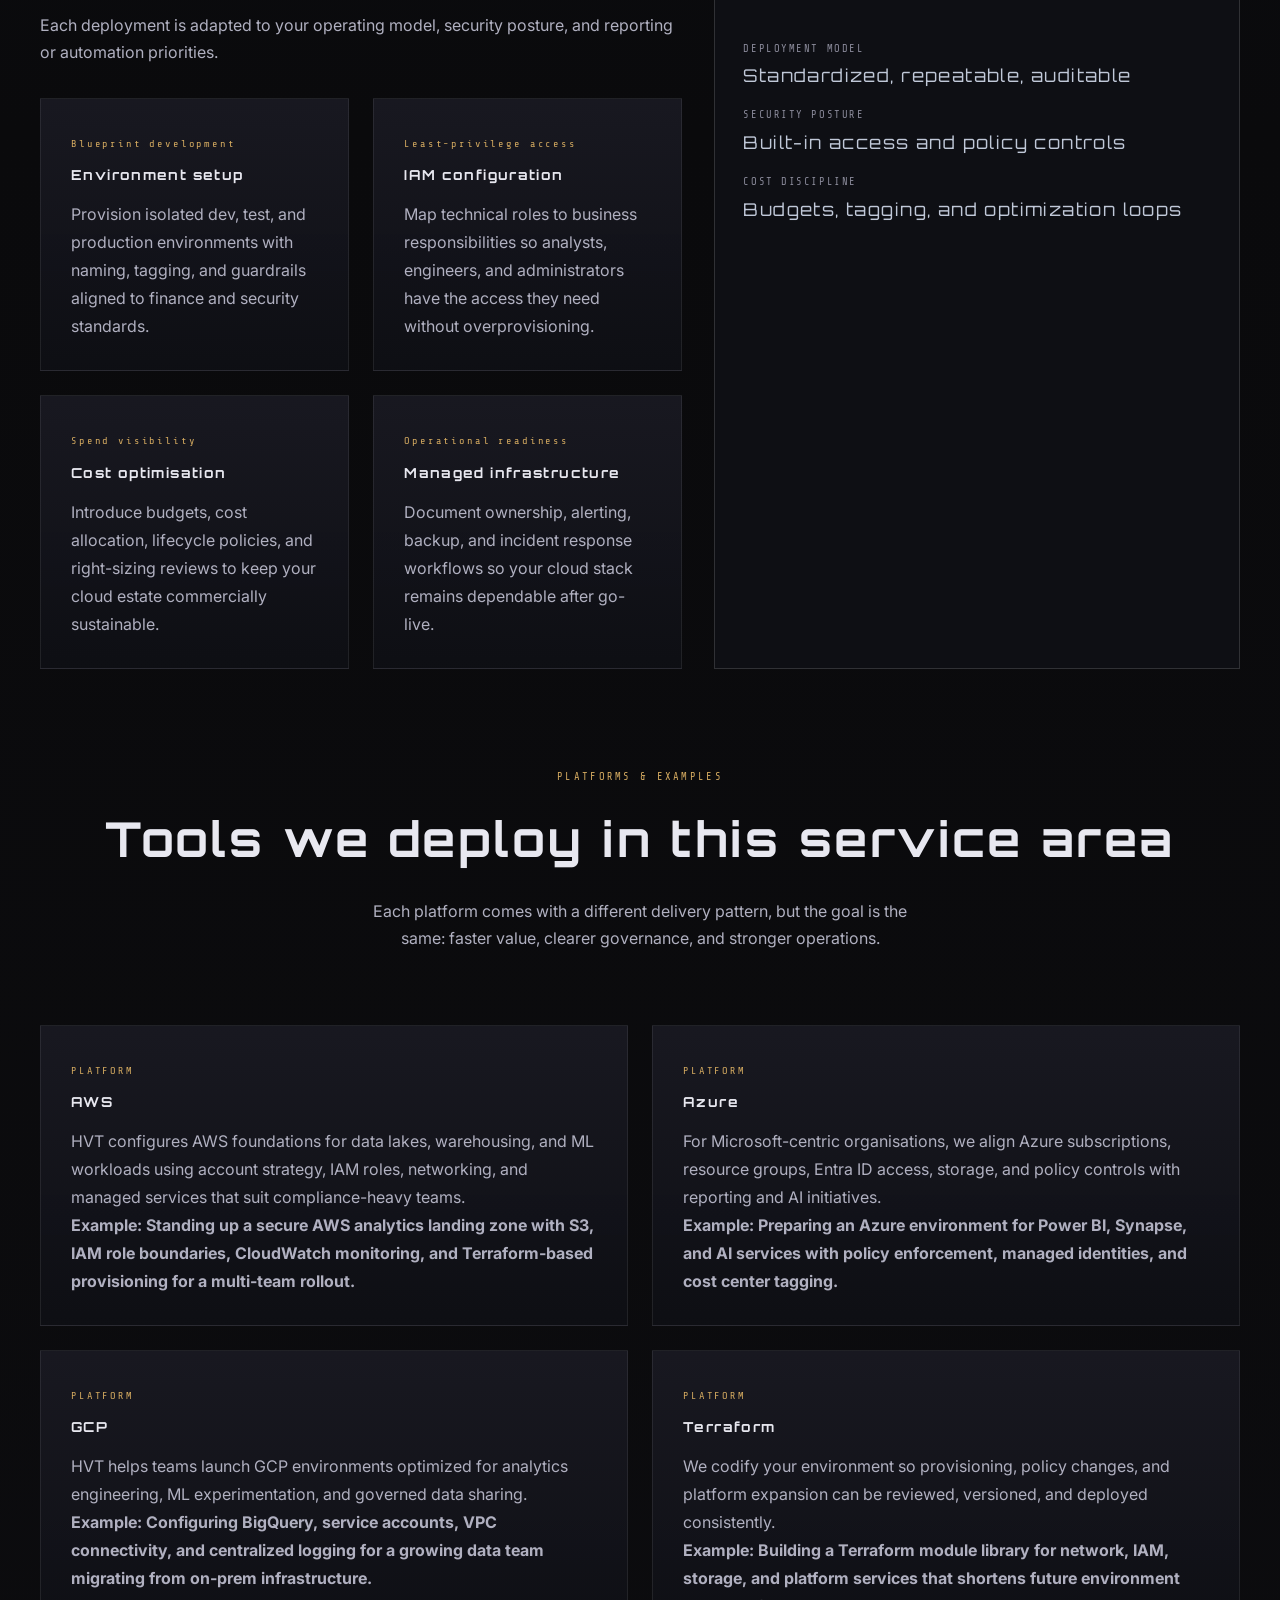
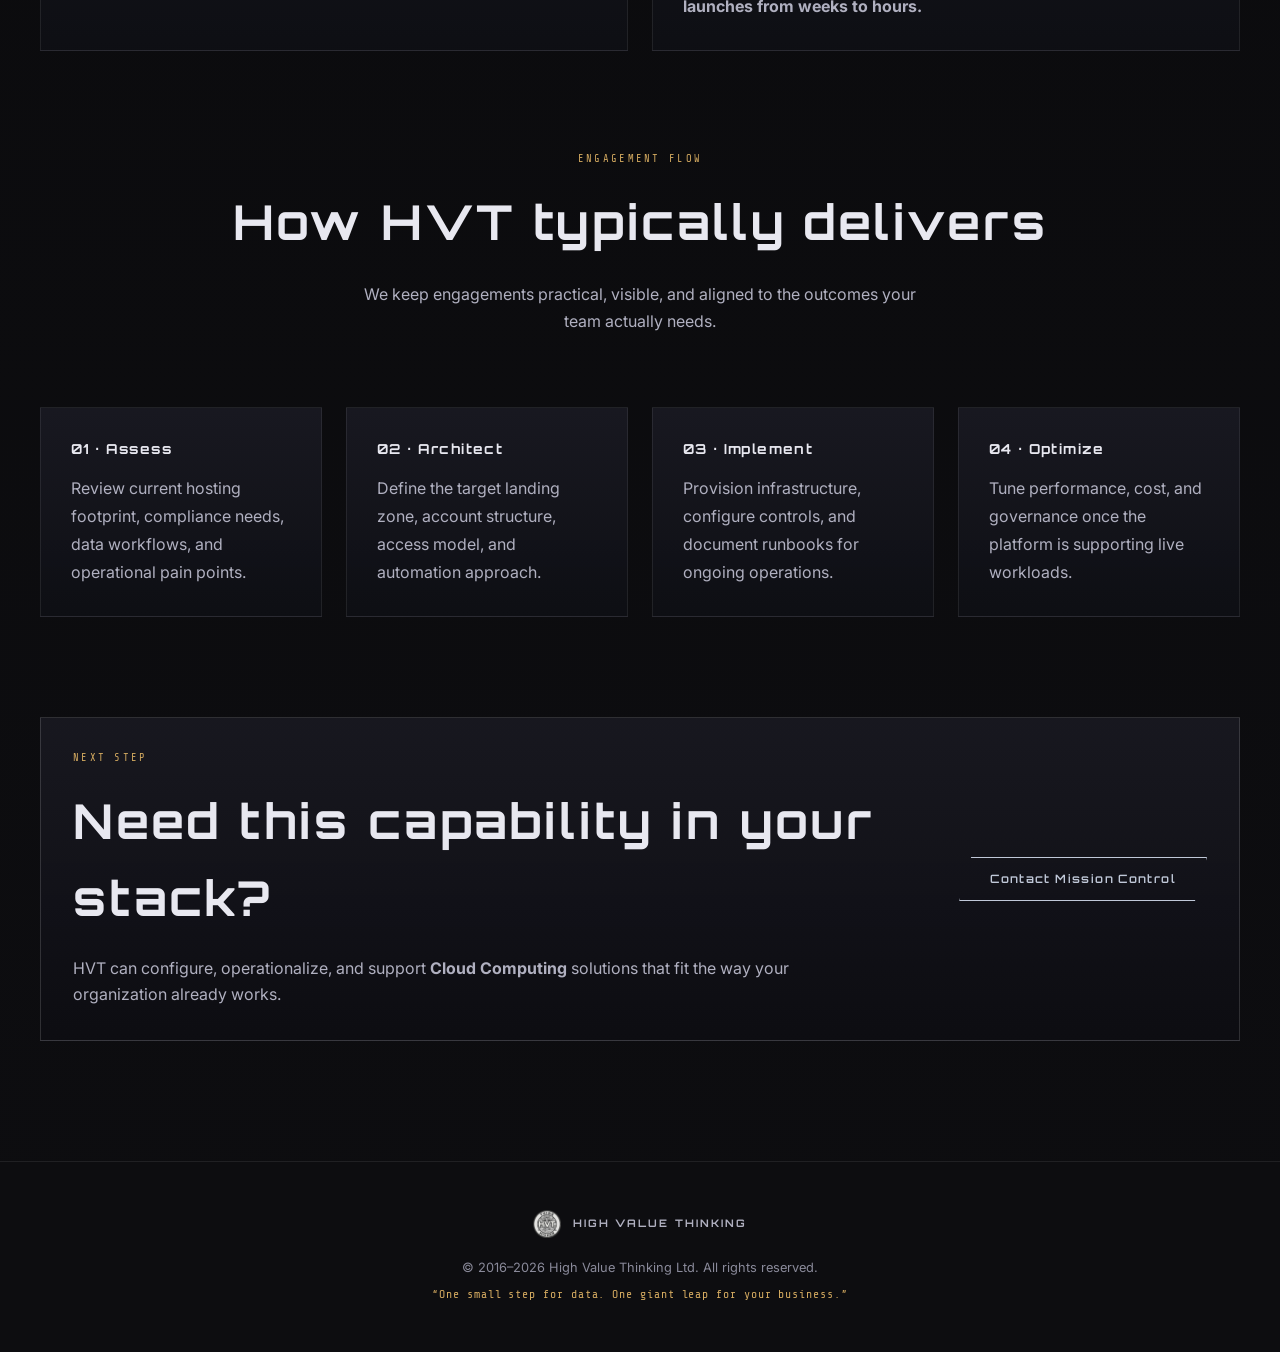
<file: cloud-computing.html>
<!DOCTYPE html>
<html lang="en">
<head>
  <meta charset="UTF-8" />
  <meta name="viewport" content="width=device-width, initial-scale=1.0" />
  <title>Cloud Computing | High Value Thinking</title>
  <meta name="description" content="Cloud architecture, IAM, environment design, and infrastructure-as-code delivery for modern data and analytics teams." />
  <link rel="icon" type="image/png" href="/logo.png" />
  <link rel="preconnect" href="https://fonts.googleapis.com" />
  <link rel="preconnect" href="https://fonts.gstatic.com" crossorigin />
  <link href="https://fonts.googleapis.com/css2?family=Orbitron:wght@400;600;700;900&family=Share+Tech+Mono&family=Inter:wght@300;400;500&display=swap" rel="stylesheet" />
  <link rel="stylesheet" href="/styles.css" />
</head>
<body class="detail-page">
  <nav id="nav" class="scrolled">
    <div class="nav-inner">
      <a href="/index.html" class="nav-logo">
        <img src="/logo.png" alt="HVT Logo" class="logo-img" />
        <span class="logo-text">HIGH VALUE THINKING</span>
      </a>
      <ul class="nav-links">
        <li><a href="/index.html#services">Services</a></li>
        <li><a href="/index.html#mission">Mission</a></li>
        <li><a href="/index.html#stack">Stack</a></li>
        <li><a href="/index.html#contact" class="nav-cta">Contact Mission Control</a></li>
      </ul>
      <button class="hamburger" aria-label="Menu" id="hamburger">
        <span></span><span></span><span></span>
      </button>
    </div>
  </nav>

  <main class="detail-shell">
    <section class="detail-hero">
      <div class="star-field" id="starField"></div>
      <div class="scanlines"></div>
      <div class="detail-hero-grid">
        <div>
          <div class="detail-badge">SERVICE DETAIL · CLOUD OPERATIONS</div>
          <div class="section-tag">CLOUD COMPUTING</div>
          <h1 class="detail-title">Launch resilient <span class="accent">cloud foundations</span></h1>
          <p class="detail-description">HVT configures secure, governed cloud environments so your analytics, AI, and data platforms can scale without platform debt. We handle landing zones, identity, network baselines, infrastructure automation, and cost controls so your team can ship quickly with enterprise-grade guardrails.</p>
          <div class="detail-actions">
            <a href="/index.html#contact" class="btn-primary">Launch Consultation</a>
            <a href="/index.html#services" class="btn-ghost">Return to Services</a>
          </div>
        </div>
        <aside class="detail-aside">
          <h2 class="detail-aside-title">Mission profile</h2>
          <ul class="detail-checklist">
              <li>Multi-account / multi-subscription environment design for enterprise teams.</li>
              <li>Identity, access, networking, observability, and tagging standards built in from day one.</li>
              <li>Infrastructure-as-code workflows that make deployments repeatable and auditable.</li>
              <li>Operational playbooks for scaling data workloads without runaway spend.</li>
          </ul>
        </aside>
      </div>
    </section>

    <section class="detail-section">
      <div class="section-inner">
        <div class="section-intro">
          <div class="section-tag">OVERVIEW</div>
          <h2 class="section-title">How HVT supports cloud deployment</h2>
          <p class="section-sub">We design cloud environments around the realities of analytics and AI programs: controlled access to data, reliable pipelines, budget visibility, and rapid provisioning. That means aligning IAM, networking, storage, compute, and automation with the way your stakeholders actually operate.</p>
        </div>
        <div class="pillar-grid">
          <article class="pillar-card" data-delay="0">
            <span class="card-kicker">CAPABILITY 1</span>
            <h3>Landing zones</h3>
            <p>Create production-ready account and subscription structures, shared services, network segmentation, and baseline policies that support both experimentation and governance.</p>
          </article>
          <article class="pillar-card" data-delay="1">
            <span class="card-kicker">CAPABILITY 2</span>
            <h3>Security baselines</h3>
            <p>Implement role models, secret management, logging, and platform controls so data teams can move fast without bypassing security requirements.</p>
          </article>
          <article class="pillar-card" data-delay="2">
            <span class="card-kicker">CAPABILITY 3</span>
            <h3>Automation workflows</h3>
            <p>Standardize provisioning through Terraform and deployment pipelines, reducing manual setup time and making every environment reproducible.</p>
          </article>
        </div>
        <div class="detail-panel">
          <div>
            <div class="section-intro">
              <div class="section-tag">DEPLOYMENT MODEL</div>
              <h2 class="section-title">What this service includes</h2>
              <p class="section-sub">Each deployment is adapted to your operating model, security posture, and reporting or automation priorities.</p>
            </div>
            <div class="detail-grid">
          <article class="detail-card" data-delay="0">
            <span class="card-kicker">Blueprint development</span>
            <h3>Environment setup</h3>
            <p>Provision isolated dev, test, and production environments with naming, tagging, and guardrails aligned to finance and security standards.</p>
          </article>
          <article class="detail-card" data-delay="1">
            <span class="card-kicker">Least-privilege access</span>
            <h3>IAM configuration</h3>
            <p>Map technical roles to business responsibilities so analysts, engineers, and administrators have the access they need without overprovisioning.</p>
          </article>
          <article class="detail-card" data-delay="2">
            <span class="card-kicker">Spend visibility</span>
            <h3>Cost optimisation</h3>
            <p>Introduce budgets, cost allocation, lifecycle policies, and right-sizing reviews to keep your cloud estate commercially sustainable.</p>
          </article>
          <article class="detail-card" data-delay="3">
            <span class="card-kicker">Operational readiness</span>
            <h3>Managed infrastructure</h3>
            <p>Document ownership, alerting, backup, and incident response workflows so your cloud stack remains dependable after go-live.</p>
          </article>
            </div>
          </div>
          <aside class="metrics-box">
            <div class="section-tag">OUTCOMES</div>
            <h2 class="section-title">Typical cloud outcomes</h2>
            <ul class="metrics-list">
            <li>
              <span class="metric-label">DEPLOYMENT MODEL</span>
              <span class="metric-value">Standardized, repeatable, auditable</span>
            </li>
            <li>
              <span class="metric-label">SECURITY POSTURE</span>
              <span class="metric-value">Built-in access and policy controls</span>
            </li>
            <li>
              <span class="metric-label">COST DISCIPLINE</span>
              <span class="metric-value">Budgets, tagging, and optimization loops</span>
            </li>
            </ul>
          </aside>
        </div>
      </div>
    </section>

    <section class="detail-section" id="platforms">
      <div class="section-inner">
        <div class="section-header">
          <div class="section-tag">PLATFORMS &amp; EXAMPLES</div>
          <h2 class="section-title">Tools we deploy in this service area</h2>
          <p class="section-sub">Each platform comes with a different delivery pattern, but the goal is the same: faster value, clearer governance, and stronger operations.</p>
        </div>
        <div class="example-grid">
          <article class="example-card" data-delay="0">
            <span class="card-kicker">PLATFORM</span>
            <h3>AWS</h3>
            <p>HVT configures AWS foundations for data lakes, warehousing, and ML workloads using account strategy, IAM roles, networking, and managed services that suit compliance-heavy teams.</p>
            <p><strong>Example: Standing up a secure AWS analytics landing zone with S3, IAM role boundaries, CloudWatch monitoring, and Terraform-based provisioning for a multi-team rollout.</strong></p>
          </article>
          <article class="example-card" data-delay="1">
            <span class="card-kicker">PLATFORM</span>
            <h3>Azure</h3>
            <p>For Microsoft-centric organisations, we align Azure subscriptions, resource groups, Entra ID access, storage, and policy controls with reporting and AI initiatives.</p>
            <p><strong>Example: Preparing an Azure environment for Power BI, Synapse, and AI services with policy enforcement, managed identities, and cost center tagging.</strong></p>
          </article>
          <article class="example-card" data-delay="2">
            <span class="card-kicker">PLATFORM</span>
            <h3>GCP</h3>
            <p>HVT helps teams launch GCP environments optimized for analytics engineering, ML experimentation, and governed data sharing.</p>
            <p><strong>Example: Configuring BigQuery, service accounts, VPC connectivity, and centralized logging for a growing data team migrating from on-prem infrastructure.</strong></p>
          </article>
          <article class="example-card" data-delay="3">
            <span class="card-kicker">PLATFORM</span>
            <h3>Terraform</h3>
            <p>We codify your environment so provisioning, policy changes, and platform expansion can be reviewed, versioned, and deployed consistently.</p>
            <p><strong>Example: Building a Terraform module library for network, IAM, storage, and platform services that shortens future environment launches from weeks to hours.</strong></p>
          </article>
        </div>
      </div>
    </section>

    <section class="detail-section">
      <div class="section-inner">
        <div class="section-header">
          <div class="section-tag">ENGAGEMENT FLOW</div>
          <h2 class="section-title">How HVT typically delivers</h2>
          <p class="section-sub">We keep engagements practical, visible, and aligned to the outcomes your team actually needs.</p>
        </div>
        <div class="timeline-grid">
          <article class="timeline-card" data-delay="0">
            <h3>01 · Assess</h3>
            <p>Review current hosting footprint, compliance needs, data workflows, and operational pain points.</p>
          </article>
          <article class="timeline-card" data-delay="1">
            <h3>02 · Architect</h3>
            <p>Define the target landing zone, account structure, access model, and automation approach.</p>
          </article>
          <article class="timeline-card" data-delay="2">
            <h3>03 · Implement</h3>
            <p>Provision infrastructure, configure controls, and document runbooks for ongoing operations.</p>
          </article>
          <article class="timeline-card" data-delay="3">
            <h3>04 · Optimize</h3>
            <p>Tune performance, cost, and governance once the platform is supporting live workloads.</p>
          </article>
        </div>
      </div>
    </section>

    <section class="cta-panel">
      <div class="cta-box">
        <div>
          <div class="section-tag">NEXT STEP</div>
          <h2 class="section-title">Need this capability in your stack?</h2>
          <p>HVT can configure, operationalize, and support <strong>Cloud Computing</strong> solutions that fit the way your organization already works.</p>
        </div>
        <a href="/index.html#contact" class="btn-primary">Contact Mission Control</a>
      </div>
    </section>
  </main>

  <footer>
    <div class="footer-inner">
      <div class="footer-logo">
        <img src="/logo.png" alt="HVT" />
        <span>HIGH VALUE THINKING</span>
      </div>
      <p class="footer-copy">&copy; 2016&ndash;2026 High Value Thinking Ltd. All rights reserved.</p>
      <p class="footer-tag">&ldquo;One small step for data. One giant leap for your business.&rdquo;</p>
    </div>
  </footer>

  <script src="/main.js"></script>
</body>
</html>
</file>
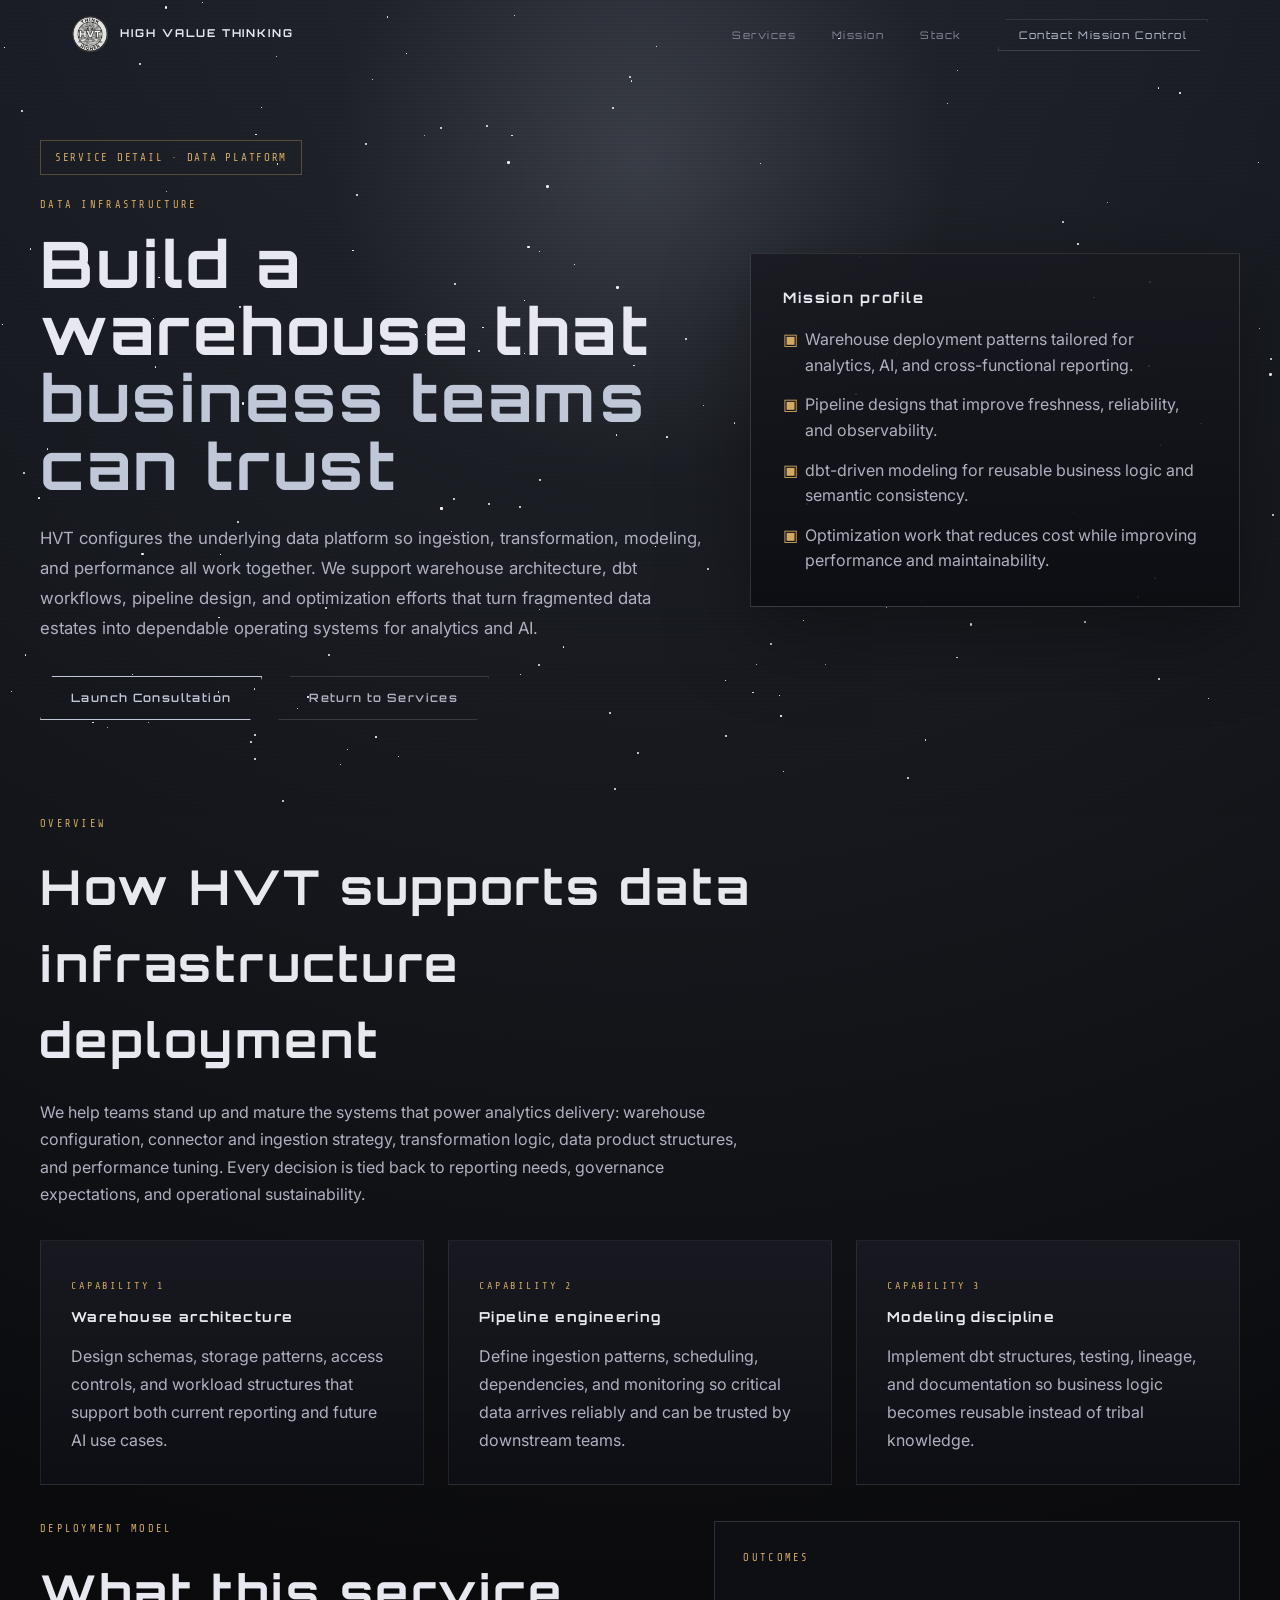
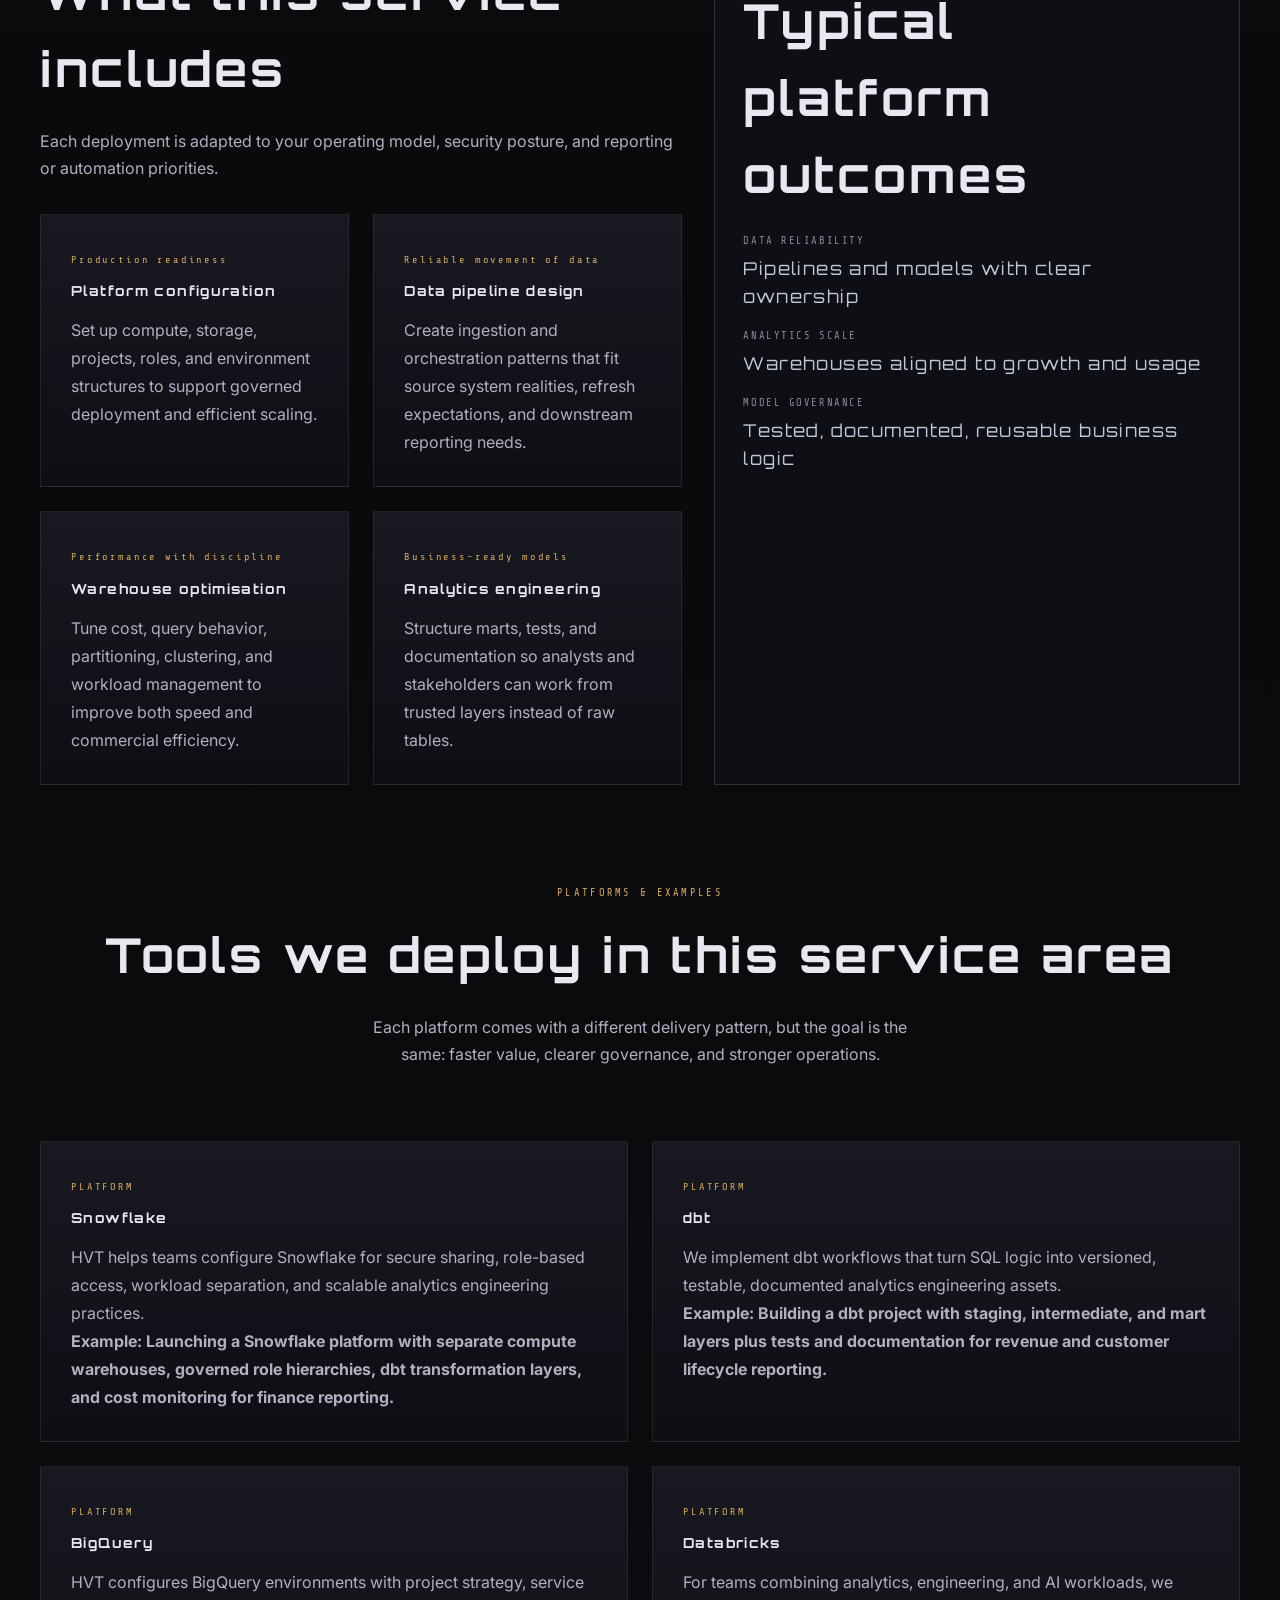
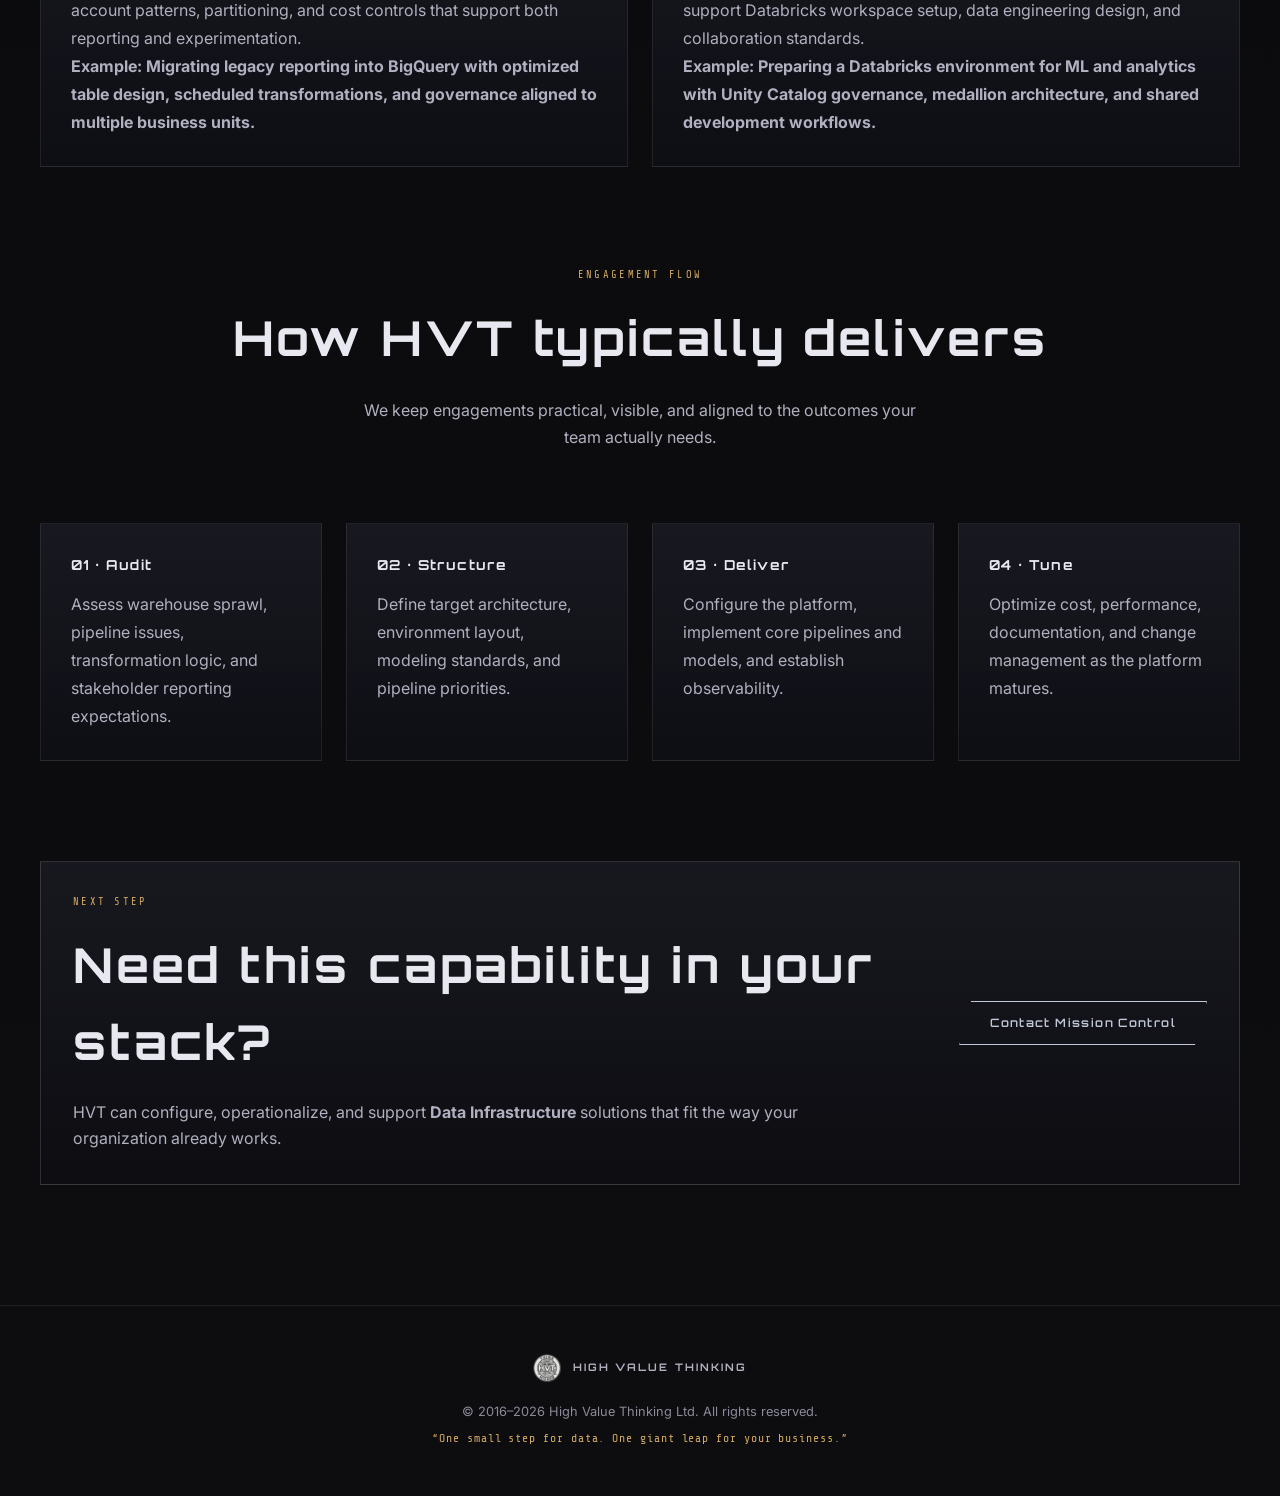
<file: data-infrastructure.html>
<!DOCTYPE html>
<html lang="en">
<head>
  <meta charset="UTF-8" />
  <meta name="viewport" content="width=device-width, initial-scale=1.0" />
  <title>Data Infrastructure | High Value Thinking</title>
  <meta name="description" content="Warehouse configuration, data pipeline design, dbt modeling, and platform optimization for modern analytics stacks." />
  <link rel="icon" type="image/png" href="/logo.png" />
  <link rel="preconnect" href="https://fonts.googleapis.com" />
  <link rel="preconnect" href="https://fonts.gstatic.com" crossorigin />
  <link href="https://fonts.googleapis.com/css2?family=Orbitron:wght@400;600;700;900&family=Share+Tech+Mono&family=Inter:wght@300;400;500&display=swap" rel="stylesheet" />
  <link rel="stylesheet" href="/styles.css" />
</head>
<body class="detail-page">
  <nav id="nav" class="scrolled">
    <div class="nav-inner">
      <a href="/index.html" class="nav-logo">
        <img src="/logo.png" alt="HVT Logo" class="logo-img" />
        <span class="logo-text">HIGH VALUE THINKING</span>
      </a>
      <ul class="nav-links">
        <li><a href="/index.html#services">Services</a></li>
        <li><a href="/index.html#mission">Mission</a></li>
        <li><a href="/index.html#stack">Stack</a></li>
        <li><a href="/index.html#contact" class="nav-cta">Contact Mission Control</a></li>
      </ul>
      <button class="hamburger" aria-label="Menu" id="hamburger">
        <span></span><span></span><span></span>
      </button>
    </div>
  </nav>

  <main class="detail-shell">
    <section class="detail-hero">
      <div class="star-field" id="starField"></div>
      <div class="scanlines"></div>
      <div class="detail-hero-grid">
        <div>
          <div class="detail-badge">SERVICE DETAIL · DATA PLATFORM</div>
          <div class="section-tag">DATA INFRASTRUCTURE</div>
          <h1 class="detail-title">Build a warehouse that <span class="accent">business teams can trust</span></h1>
          <p class="detail-description">HVT configures the underlying data platform so ingestion, transformation, modeling, and performance all work together. We support warehouse architecture, dbt workflows, pipeline design, and optimization efforts that turn fragmented data estates into dependable operating systems for analytics and AI.</p>
          <div class="detail-actions">
            <a href="/index.html#contact" class="btn-primary">Launch Consultation</a>
            <a href="/index.html#services" class="btn-ghost">Return to Services</a>
          </div>
        </div>
        <aside class="detail-aside">
          <h2 class="detail-aside-title">Mission profile</h2>
          <ul class="detail-checklist">
              <li>Warehouse deployment patterns tailored for analytics, AI, and cross-functional reporting.</li>
              <li>Pipeline designs that improve freshness, reliability, and observability.</li>
              <li>dbt-driven modeling for reusable business logic and semantic consistency.</li>
              <li>Optimization work that reduces cost while improving performance and maintainability.</li>
          </ul>
        </aside>
      </div>
    </section>

    <section class="detail-section">
      <div class="section-inner">
        <div class="section-intro">
          <div class="section-tag">OVERVIEW</div>
          <h2 class="section-title">How HVT supports data infrastructure deployment</h2>
          <p class="section-sub">We help teams stand up and mature the systems that power analytics delivery: warehouse configuration, connector and ingestion strategy, transformation logic, data product structures, and performance tuning. Every decision is tied back to reporting needs, governance expectations, and operational sustainability.</p>
        </div>
        <div class="pillar-grid">
          <article class="pillar-card" data-delay="0">
            <span class="card-kicker">CAPABILITY 1</span>
            <h3>Warehouse architecture</h3>
            <p>Design schemas, storage patterns, access controls, and workload structures that support both current reporting and future AI use cases.</p>
          </article>
          <article class="pillar-card" data-delay="1">
            <span class="card-kicker">CAPABILITY 2</span>
            <h3>Pipeline engineering</h3>
            <p>Define ingestion patterns, scheduling, dependencies, and monitoring so critical data arrives reliably and can be trusted by downstream teams.</p>
          </article>
          <article class="pillar-card" data-delay="2">
            <span class="card-kicker">CAPABILITY 3</span>
            <h3>Modeling discipline</h3>
            <p>Implement dbt structures, testing, lineage, and documentation so business logic becomes reusable instead of tribal knowledge.</p>
          </article>
        </div>
        <div class="detail-panel">
          <div>
            <div class="section-intro">
              <div class="section-tag">DEPLOYMENT MODEL</div>
              <h2 class="section-title">What this service includes</h2>
              <p class="section-sub">Each deployment is adapted to your operating model, security posture, and reporting or automation priorities.</p>
            </div>
            <div class="detail-grid">
          <article class="detail-card" data-delay="0">
            <span class="card-kicker">Production readiness</span>
            <h3>Platform configuration</h3>
            <p>Set up compute, storage, projects, roles, and environment structures to support governed deployment and efficient scaling.</p>
          </article>
          <article class="detail-card" data-delay="1">
            <span class="card-kicker">Reliable movement of data</span>
            <h3>Data pipeline design</h3>
            <p>Create ingestion and orchestration patterns that fit source system realities, refresh expectations, and downstream reporting needs.</p>
          </article>
          <article class="detail-card" data-delay="2">
            <span class="card-kicker">Performance with discipline</span>
            <h3>Warehouse optimisation</h3>
            <p>Tune cost, query behavior, partitioning, clustering, and workload management to improve both speed and commercial efficiency.</p>
          </article>
          <article class="detail-card" data-delay="3">
            <span class="card-kicker">Business-ready models</span>
            <h3>Analytics engineering</h3>
            <p>Structure marts, tests, and documentation so analysts and stakeholders can work from trusted layers instead of raw tables.</p>
          </article>
            </div>
          </div>
          <aside class="metrics-box">
            <div class="section-tag">OUTCOMES</div>
            <h2 class="section-title">Typical platform outcomes</h2>
            <ul class="metrics-list">
            <li>
              <span class="metric-label">DATA RELIABILITY</span>
              <span class="metric-value">Pipelines and models with clear ownership</span>
            </li>
            <li>
              <span class="metric-label">ANALYTICS SCALE</span>
              <span class="metric-value">Warehouses aligned to growth and usage</span>
            </li>
            <li>
              <span class="metric-label">MODEL GOVERNANCE</span>
              <span class="metric-value">Tested, documented, reusable business logic</span>
            </li>
            </ul>
          </aside>
        </div>
      </div>
    </section>

    <section class="detail-section" id="platforms">
      <div class="section-inner">
        <div class="section-header">
          <div class="section-tag">PLATFORMS &amp; EXAMPLES</div>
          <h2 class="section-title">Tools we deploy in this service area</h2>
          <p class="section-sub">Each platform comes with a different delivery pattern, but the goal is the same: faster value, clearer governance, and stronger operations.</p>
        </div>
        <div class="example-grid">
          <article class="example-card" data-delay="0">
            <span class="card-kicker">PLATFORM</span>
            <h3>Snowflake</h3>
            <p>HVT helps teams configure Snowflake for secure sharing, role-based access, workload separation, and scalable analytics engineering practices.</p>
            <p><strong>Example: Launching a Snowflake platform with separate compute warehouses, governed role hierarchies, dbt transformation layers, and cost monitoring for finance reporting.</strong></p>
          </article>
          <article class="example-card" data-delay="1">
            <span class="card-kicker">PLATFORM</span>
            <h3>dbt</h3>
            <p>We implement dbt workflows that turn SQL logic into versioned, testable, documented analytics engineering assets.</p>
            <p><strong>Example: Building a dbt project with staging, intermediate, and mart layers plus tests and documentation for revenue and customer lifecycle reporting.</strong></p>
          </article>
          <article class="example-card" data-delay="2">
            <span class="card-kicker">PLATFORM</span>
            <h3>BigQuery</h3>
            <p>HVT configures BigQuery environments with project strategy, service account patterns, partitioning, and cost controls that support both reporting and experimentation.</p>
            <p><strong>Example: Migrating legacy reporting into BigQuery with optimized table design, scheduled transformations, and governance aligned to multiple business units.</strong></p>
          </article>
          <article class="example-card" data-delay="3">
            <span class="card-kicker">PLATFORM</span>
            <h3>Databricks</h3>
            <p>For teams combining analytics, engineering, and AI workloads, we support Databricks workspace setup, data engineering design, and collaboration standards.</p>
            <p><strong>Example: Preparing a Databricks environment for ML and analytics with Unity Catalog governance, medallion architecture, and shared development workflows.</strong></p>
          </article>
        </div>
      </div>
    </section>

    <section class="detail-section">
      <div class="section-inner">
        <div class="section-header">
          <div class="section-tag">ENGAGEMENT FLOW</div>
          <h2 class="section-title">How HVT typically delivers</h2>
          <p class="section-sub">We keep engagements practical, visible, and aligned to the outcomes your team actually needs.</p>
        </div>
        <div class="timeline-grid">
          <article class="timeline-card" data-delay="0">
            <h3>01 · Audit</h3>
            <p>Assess warehouse sprawl, pipeline issues, transformation logic, and stakeholder reporting expectations.</p>
          </article>
          <article class="timeline-card" data-delay="1">
            <h3>02 · Structure</h3>
            <p>Define target architecture, environment layout, modeling standards, and pipeline priorities.</p>
          </article>
          <article class="timeline-card" data-delay="2">
            <h3>03 · Deliver</h3>
            <p>Configure the platform, implement core pipelines and models, and establish observability.</p>
          </article>
          <article class="timeline-card" data-delay="3">
            <h3>04 · Tune</h3>
            <p>Optimize cost, performance, documentation, and change management as the platform matures.</p>
          </article>
        </div>
      </div>
    </section>

    <section class="cta-panel">
      <div class="cta-box">
        <div>
          <div class="section-tag">NEXT STEP</div>
          <h2 class="section-title">Need this capability in your stack?</h2>
          <p>HVT can configure, operationalize, and support <strong>Data Infrastructure</strong> solutions that fit the way your organization already works.</p>
        </div>
        <a href="/index.html#contact" class="btn-primary">Contact Mission Control</a>
      </div>
    </section>
  </main>

  <footer>
    <div class="footer-inner">
      <div class="footer-logo">
        <img src="/logo.png" alt="HVT" />
        <span>HIGH VALUE THINKING</span>
      </div>
      <p class="footer-copy">&copy; 2016&ndash;2026 High Value Thinking Ltd. All rights reserved.</p>
      <p class="footer-tag">&ldquo;One small step for data. One giant leap for your business.&rdquo;</p>
    </div>
  </footer>

  <script src="/main.js"></script>
</body>
</html>
</file>
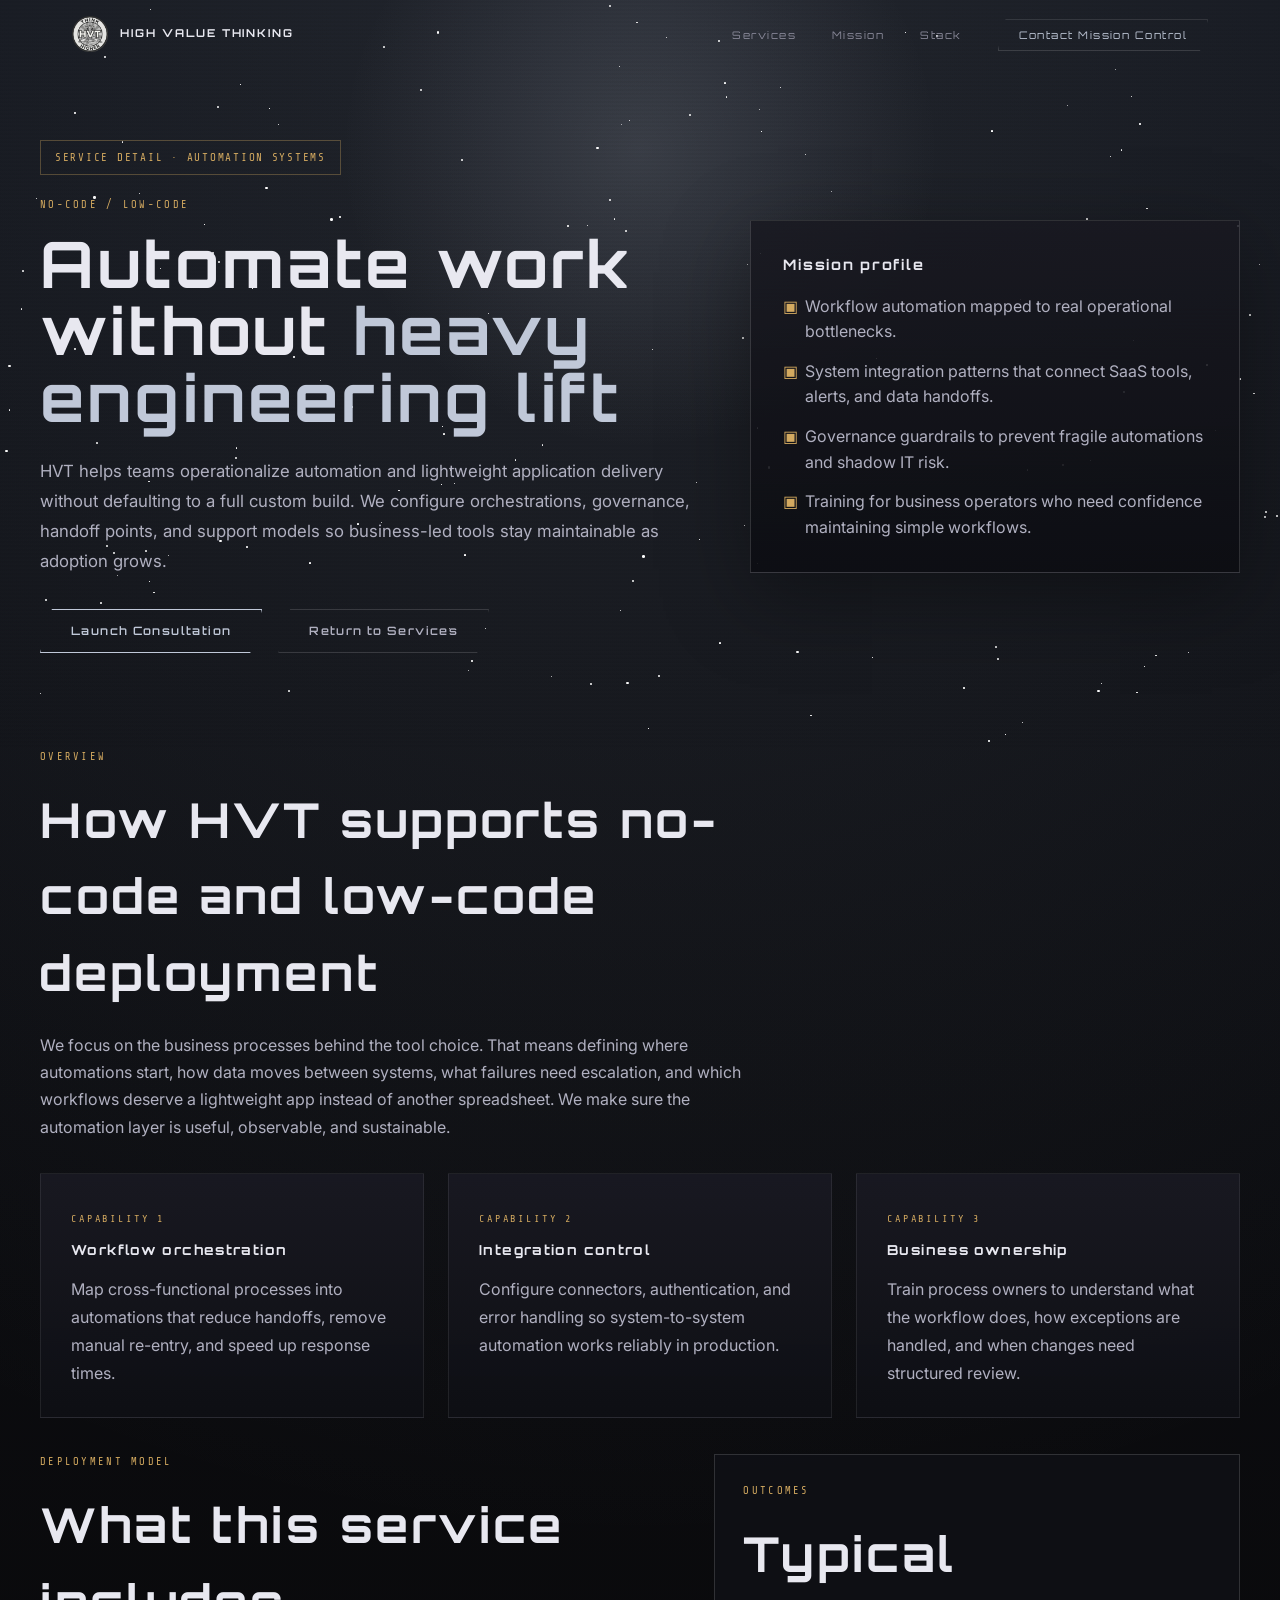
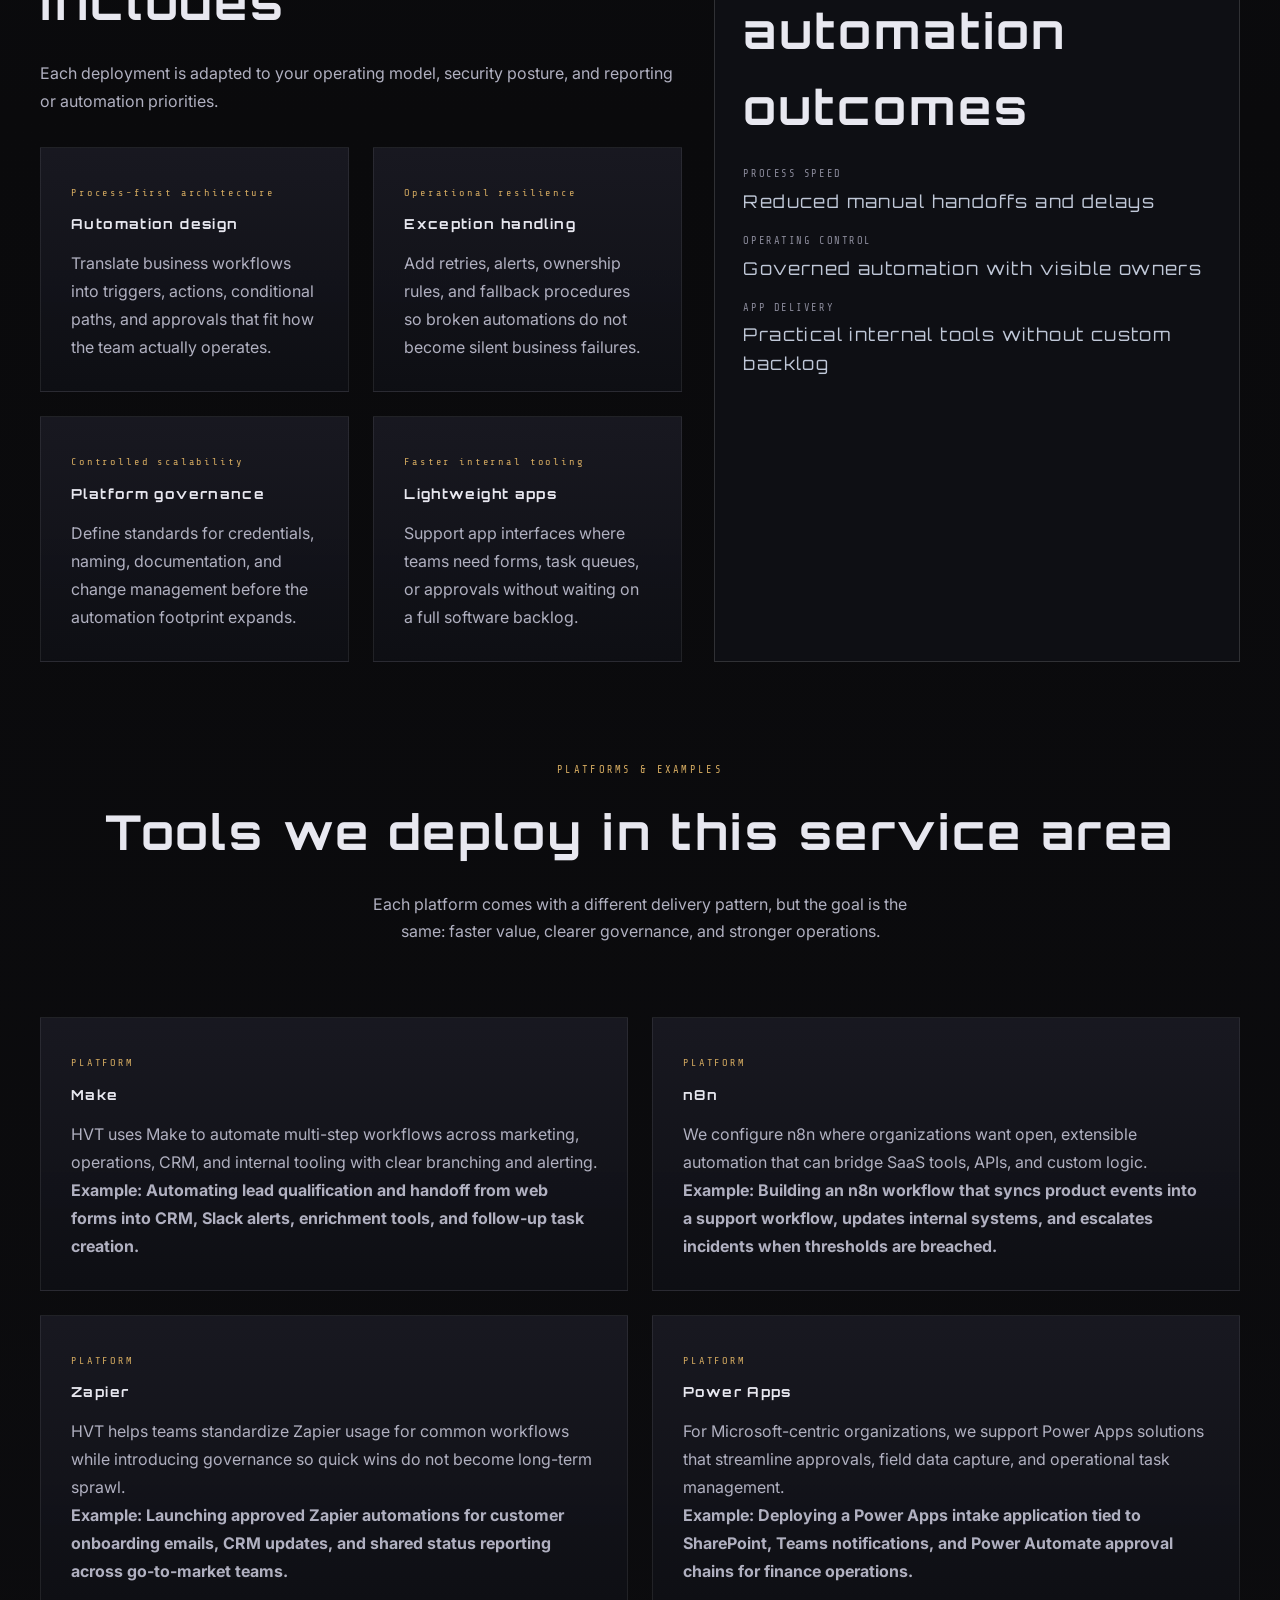
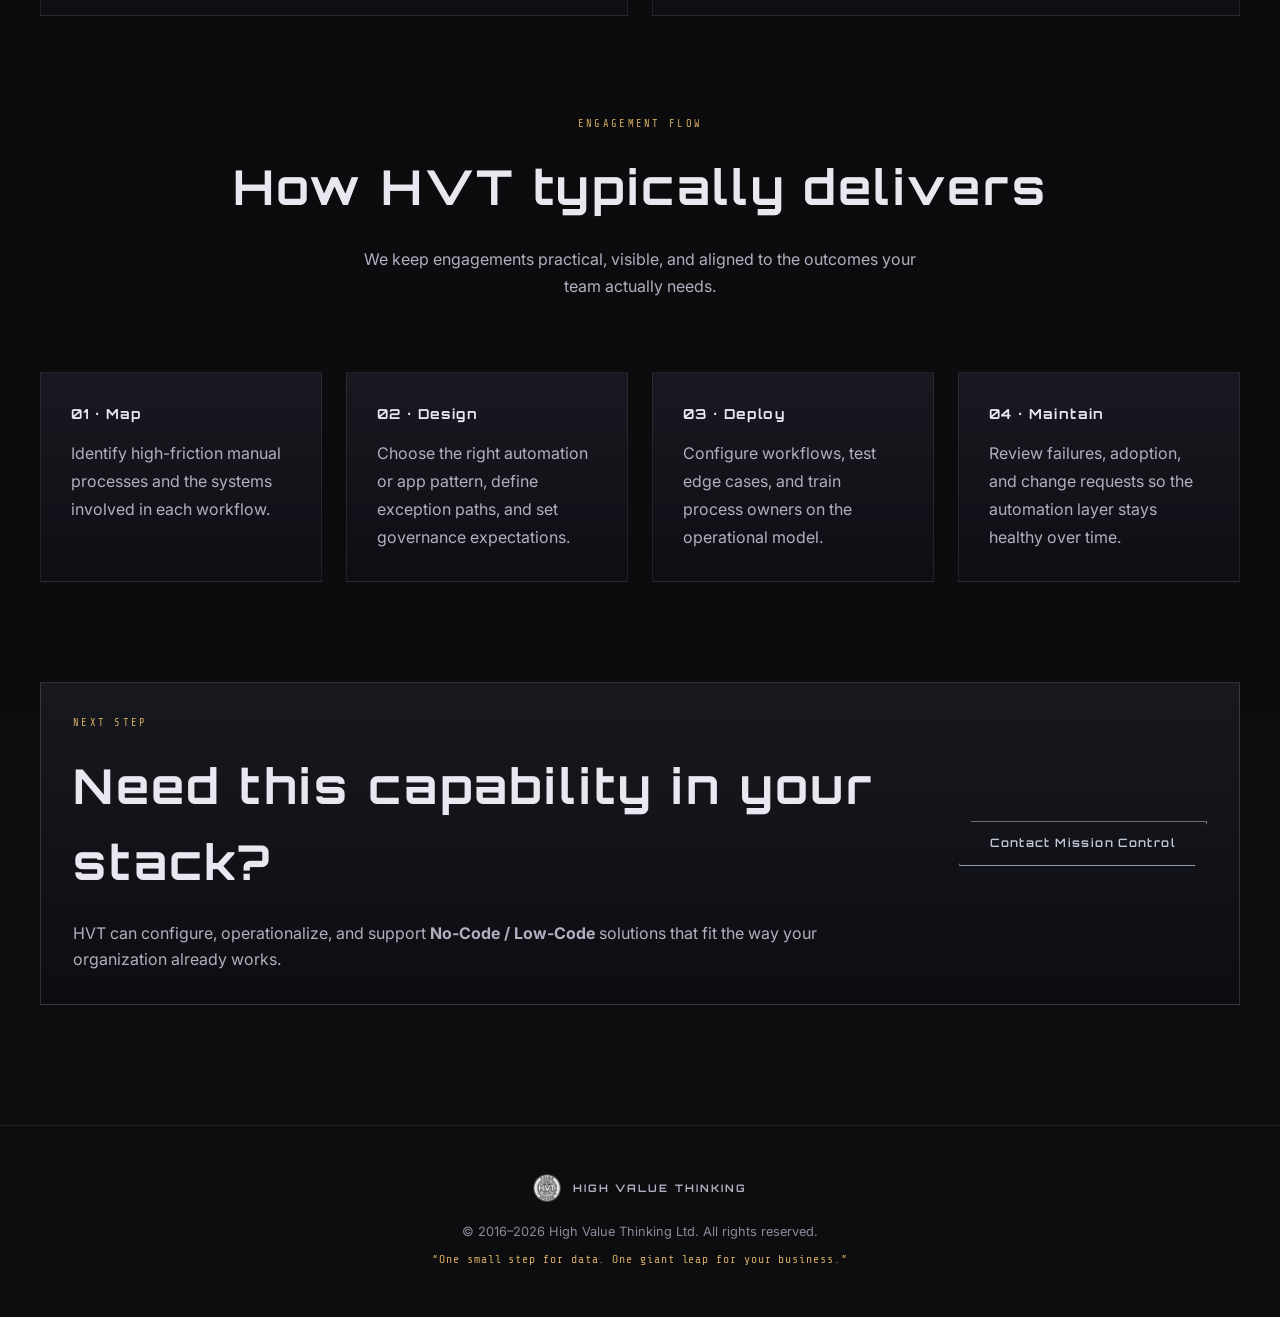
<file: no-code-low-code.html>
<!DOCTYPE html>
<html lang="en">
<head>
  <meta charset="UTF-8" />
  <meta name="viewport" content="width=device-width, initial-scale=1.0" />
  <title>No-Code / Low-Code | High Value Thinking</title>
  <meta name="description" content="Workflow automation, system integration, and business-led app delivery using no-code and low-code platforms." />
  <link rel="icon" type="image/png" href="/logo.png" />
  <link rel="preconnect" href="https://fonts.googleapis.com" />
  <link rel="preconnect" href="https://fonts.gstatic.com" crossorigin />
  <link href="https://fonts.googleapis.com/css2?family=Orbitron:wght@400;600;700;900&family=Share+Tech+Mono&family=Inter:wght@300;400;500&display=swap" rel="stylesheet" />
  <link rel="stylesheet" href="/styles.css" />
</head>
<body class="detail-page">
  <nav id="nav" class="scrolled">
    <div class="nav-inner">
      <a href="/index.html" class="nav-logo">
        <img src="/logo.png" alt="HVT Logo" class="logo-img" />
        <span class="logo-text">HIGH VALUE THINKING</span>
      </a>
      <ul class="nav-links">
        <li><a href="/index.html#services">Services</a></li>
        <li><a href="/index.html#mission">Mission</a></li>
        <li><a href="/index.html#stack">Stack</a></li>
        <li><a href="/index.html#contact" class="nav-cta">Contact Mission Control</a></li>
      </ul>
      <button class="hamburger" aria-label="Menu" id="hamburger">
        <span></span><span></span><span></span>
      </button>
    </div>
  </nav>

  <main class="detail-shell">
    <section class="detail-hero">
      <div class="star-field" id="starField"></div>
      <div class="scanlines"></div>
      <div class="detail-hero-grid">
        <div>
          <div class="detail-badge">SERVICE DETAIL · AUTOMATION SYSTEMS</div>
          <div class="section-tag">NO-CODE / LOW-CODE</div>
          <h1 class="detail-title">Automate work without <span class="accent">heavy engineering lift</span></h1>
          <p class="detail-description">HVT helps teams operationalize automation and lightweight application delivery without defaulting to a full custom build. We configure orchestrations, governance, handoff points, and support models so business-led tools stay maintainable as adoption grows.</p>
          <div class="detail-actions">
            <a href="/index.html#contact" class="btn-primary">Launch Consultation</a>
            <a href="/index.html#services" class="btn-ghost">Return to Services</a>
          </div>
        </div>
        <aside class="detail-aside">
          <h2 class="detail-aside-title">Mission profile</h2>
          <ul class="detail-checklist">
              <li>Workflow automation mapped to real operational bottlenecks.</li>
              <li>System integration patterns that connect SaaS tools, alerts, and data handoffs.</li>
              <li>Governance guardrails to prevent fragile automations and shadow IT risk.</li>
              <li>Training for business operators who need confidence maintaining simple workflows.</li>
          </ul>
        </aside>
      </div>
    </section>

    <section class="detail-section">
      <div class="section-inner">
        <div class="section-intro">
          <div class="section-tag">OVERVIEW</div>
          <h2 class="section-title">How HVT supports no-code and low-code deployment</h2>
          <p class="section-sub">We focus on the business processes behind the tool choice. That means defining where automations start, how data moves between systems, what failures need escalation, and which workflows deserve a lightweight app instead of another spreadsheet. We make sure the automation layer is useful, observable, and sustainable.</p>
        </div>
        <div class="pillar-grid">
          <article class="pillar-card" data-delay="0">
            <span class="card-kicker">CAPABILITY 1</span>
            <h3>Workflow orchestration</h3>
            <p>Map cross-functional processes into automations that reduce handoffs, remove manual re-entry, and speed up response times.</p>
          </article>
          <article class="pillar-card" data-delay="1">
            <span class="card-kicker">CAPABILITY 2</span>
            <h3>Integration control</h3>
            <p>Configure connectors, authentication, and error handling so system-to-system automation works reliably in production.</p>
          </article>
          <article class="pillar-card" data-delay="2">
            <span class="card-kicker">CAPABILITY 3</span>
            <h3>Business ownership</h3>
            <p>Train process owners to understand what the workflow does, how exceptions are handled, and when changes need structured review.</p>
          </article>
        </div>
        <div class="detail-panel">
          <div>
            <div class="section-intro">
              <div class="section-tag">DEPLOYMENT MODEL</div>
              <h2 class="section-title">What this service includes</h2>
              <p class="section-sub">Each deployment is adapted to your operating model, security posture, and reporting or automation priorities.</p>
            </div>
            <div class="detail-grid">
          <article class="detail-card" data-delay="0">
            <span class="card-kicker">Process-first architecture</span>
            <h3>Automation design</h3>
            <p>Translate business workflows into triggers, actions, conditional paths, and approvals that fit how the team actually operates.</p>
          </article>
          <article class="detail-card" data-delay="1">
            <span class="card-kicker">Operational resilience</span>
            <h3>Exception handling</h3>
            <p>Add retries, alerts, ownership rules, and fallback procedures so broken automations do not become silent business failures.</p>
          </article>
          <article class="detail-card" data-delay="2">
            <span class="card-kicker">Controlled scalability</span>
            <h3>Platform governance</h3>
            <p>Define standards for credentials, naming, documentation, and change management before the automation footprint expands.</p>
          </article>
          <article class="detail-card" data-delay="3">
            <span class="card-kicker">Faster internal tooling</span>
            <h3>Lightweight apps</h3>
            <p>Support app interfaces where teams need forms, task queues, or approvals without waiting on a full software backlog.</p>
          </article>
            </div>
          </div>
          <aside class="metrics-box">
            <div class="section-tag">OUTCOMES</div>
            <h2 class="section-title">Typical automation outcomes</h2>
            <ul class="metrics-list">
            <li>
              <span class="metric-label">PROCESS SPEED</span>
              <span class="metric-value">Reduced manual handoffs and delays</span>
            </li>
            <li>
              <span class="metric-label">OPERATING CONTROL</span>
              <span class="metric-value">Governed automation with visible owners</span>
            </li>
            <li>
              <span class="metric-label">APP DELIVERY</span>
              <span class="metric-value">Practical internal tools without custom backlog</span>
            </li>
            </ul>
          </aside>
        </div>
      </div>
    </section>

    <section class="detail-section" id="platforms">
      <div class="section-inner">
        <div class="section-header">
          <div class="section-tag">PLATFORMS &amp; EXAMPLES</div>
          <h2 class="section-title">Tools we deploy in this service area</h2>
          <p class="section-sub">Each platform comes with a different delivery pattern, but the goal is the same: faster value, clearer governance, and stronger operations.</p>
        </div>
        <div class="example-grid">
          <article class="example-card" data-delay="0">
            <span class="card-kicker">PLATFORM</span>
            <h3>Make</h3>
            <p>HVT uses Make to automate multi-step workflows across marketing, operations, CRM, and internal tooling with clear branching and alerting.</p>
            <p><strong>Example: Automating lead qualification and handoff from web forms into CRM, Slack alerts, enrichment tools, and follow-up task creation.</strong></p>
          </article>
          <article class="example-card" data-delay="1">
            <span class="card-kicker">PLATFORM</span>
            <h3>n8n</h3>
            <p>We configure n8n where organizations want open, extensible automation that can bridge SaaS tools, APIs, and custom logic.</p>
            <p><strong>Example: Building an n8n workflow that syncs product events into a support workflow, updates internal systems, and escalates incidents when thresholds are breached.</strong></p>
          </article>
          <article class="example-card" data-delay="2">
            <span class="card-kicker">PLATFORM</span>
            <h3>Zapier</h3>
            <p>HVT helps teams standardize Zapier usage for common workflows while introducing governance so quick wins do not become long-term sprawl.</p>
            <p><strong>Example: Launching approved Zapier automations for customer onboarding emails, CRM updates, and shared status reporting across go-to-market teams.</strong></p>
          </article>
          <article class="example-card" data-delay="3">
            <span class="card-kicker">PLATFORM</span>
            <h3>Power Apps</h3>
            <p>For Microsoft-centric organizations, we support Power Apps solutions that streamline approvals, field data capture, and operational task management.</p>
            <p><strong>Example: Deploying a Power Apps intake application tied to SharePoint, Teams notifications, and Power Automate approval chains for finance operations.</strong></p>
          </article>
        </div>
      </div>
    </section>

    <section class="detail-section">
      <div class="section-inner">
        <div class="section-header">
          <div class="section-tag">ENGAGEMENT FLOW</div>
          <h2 class="section-title">How HVT typically delivers</h2>
          <p class="section-sub">We keep engagements practical, visible, and aligned to the outcomes your team actually needs.</p>
        </div>
        <div class="timeline-grid">
          <article class="timeline-card" data-delay="0">
            <h3>01 · Map</h3>
            <p>Identify high-friction manual processes and the systems involved in each workflow.</p>
          </article>
          <article class="timeline-card" data-delay="1">
            <h3>02 · Design</h3>
            <p>Choose the right automation or app pattern, define exception paths, and set governance expectations.</p>
          </article>
          <article class="timeline-card" data-delay="2">
            <h3>03 · Deploy</h3>
            <p>Configure workflows, test edge cases, and train process owners on the operational model.</p>
          </article>
          <article class="timeline-card" data-delay="3">
            <h3>04 · Maintain</h3>
            <p>Review failures, adoption, and change requests so the automation layer stays healthy over time.</p>
          </article>
        </div>
      </div>
    </section>

    <section class="cta-panel">
      <div class="cta-box">
        <div>
          <div class="section-tag">NEXT STEP</div>
          <h2 class="section-title">Need this capability in your stack?</h2>
          <p>HVT can configure, operationalize, and support <strong>No-Code / Low-Code</strong> solutions that fit the way your organization already works.</p>
        </div>
        <a href="/index.html#contact" class="btn-primary">Contact Mission Control</a>
      </div>
    </section>
  </main>

  <footer>
    <div class="footer-inner">
      <div class="footer-logo">
        <img src="/logo.png" alt="HVT" />
        <span>HIGH VALUE THINKING</span>
      </div>
      <p class="footer-copy">&copy; 2016&ndash;2026 High Value Thinking Ltd. All rights reserved.</p>
      <p class="footer-tag">&ldquo;One small step for data. One giant leap for your business.&rdquo;</p>
    </div>
  </footer>

  <script src="/main.js"></script>
</body>
</html>
</file>
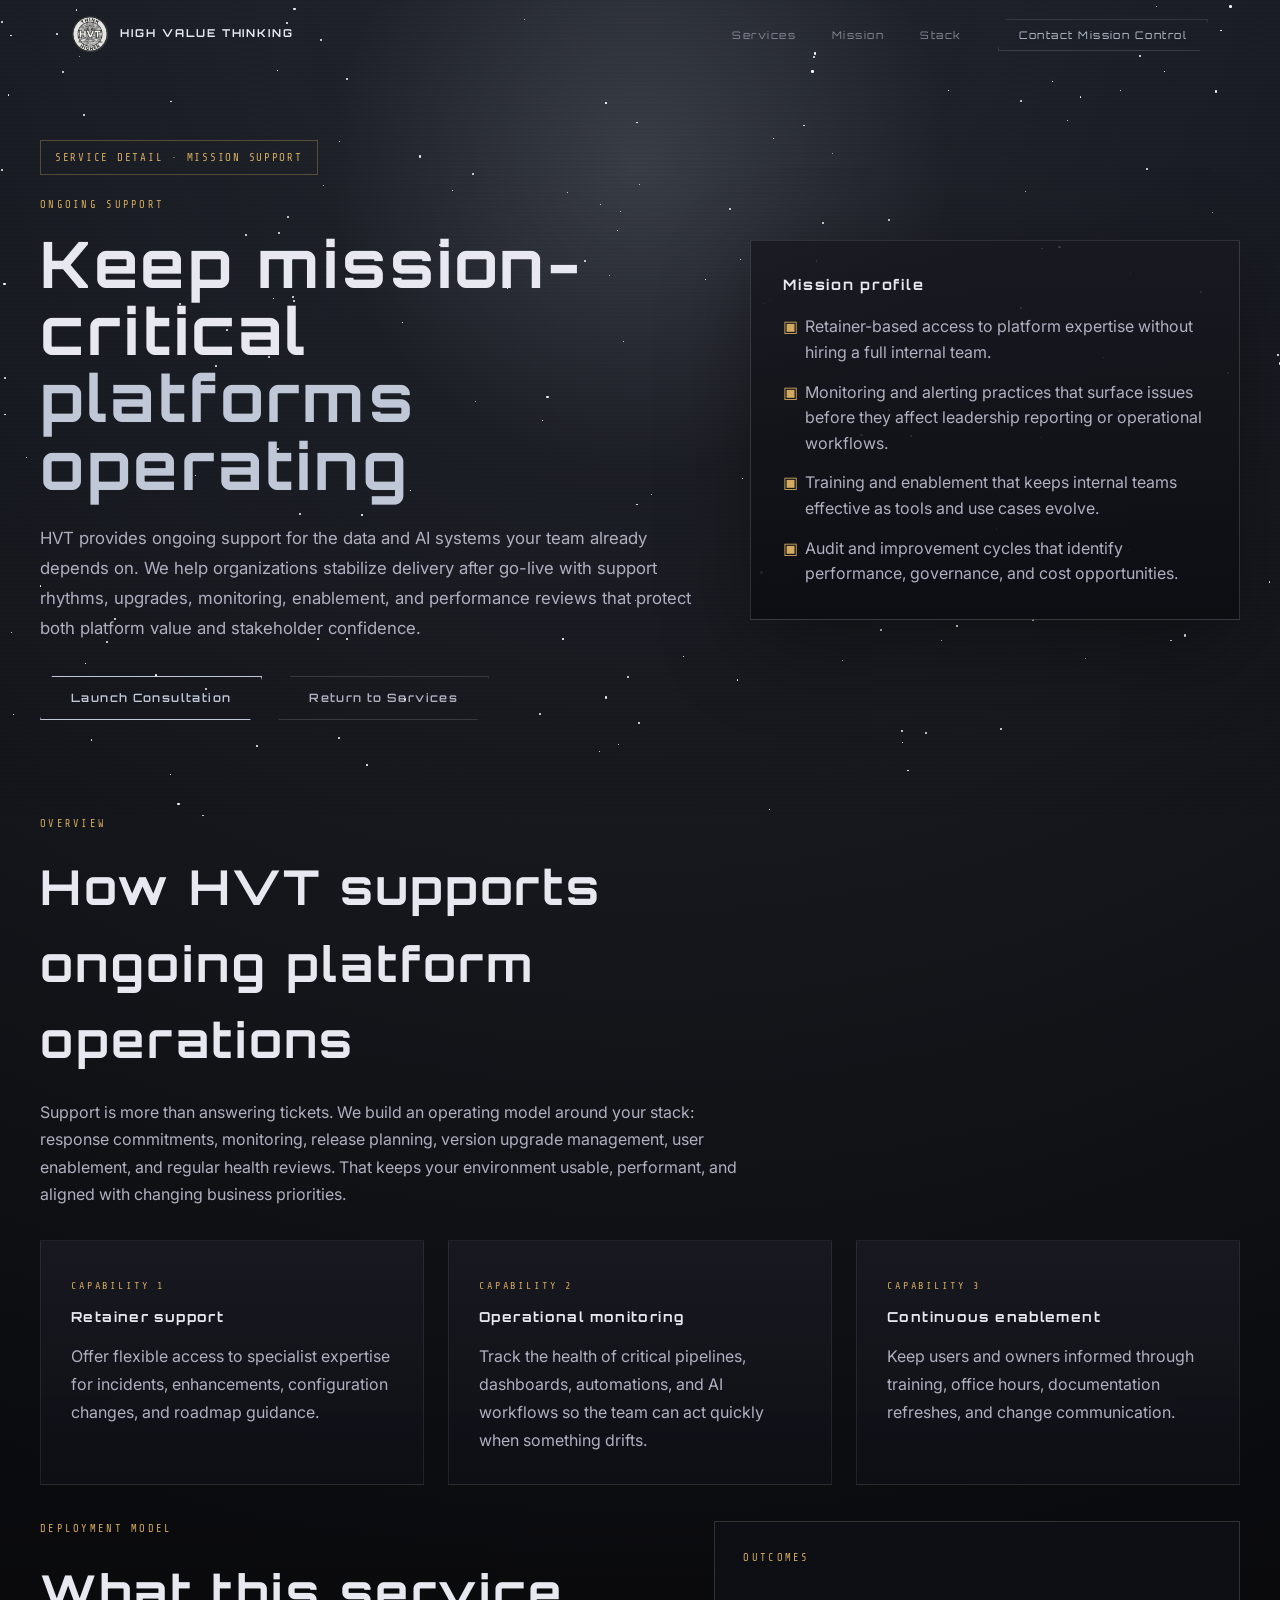
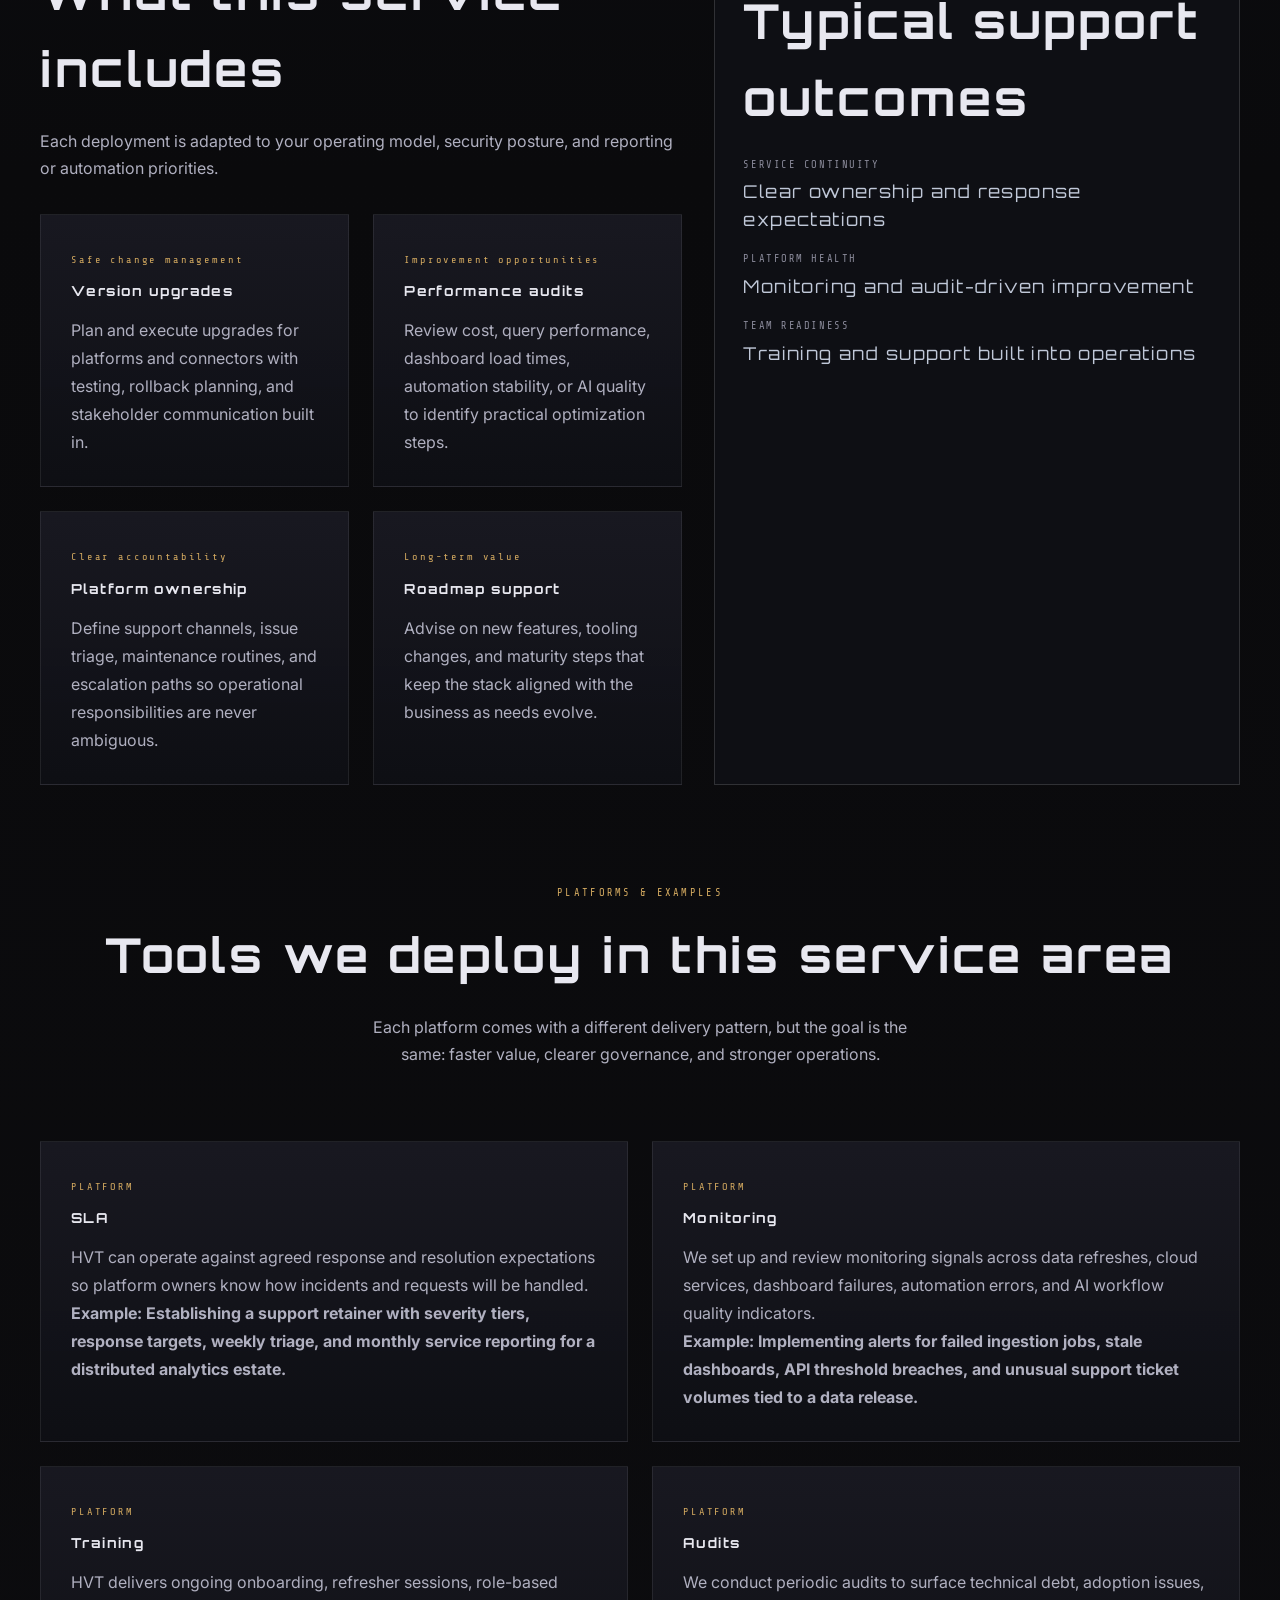
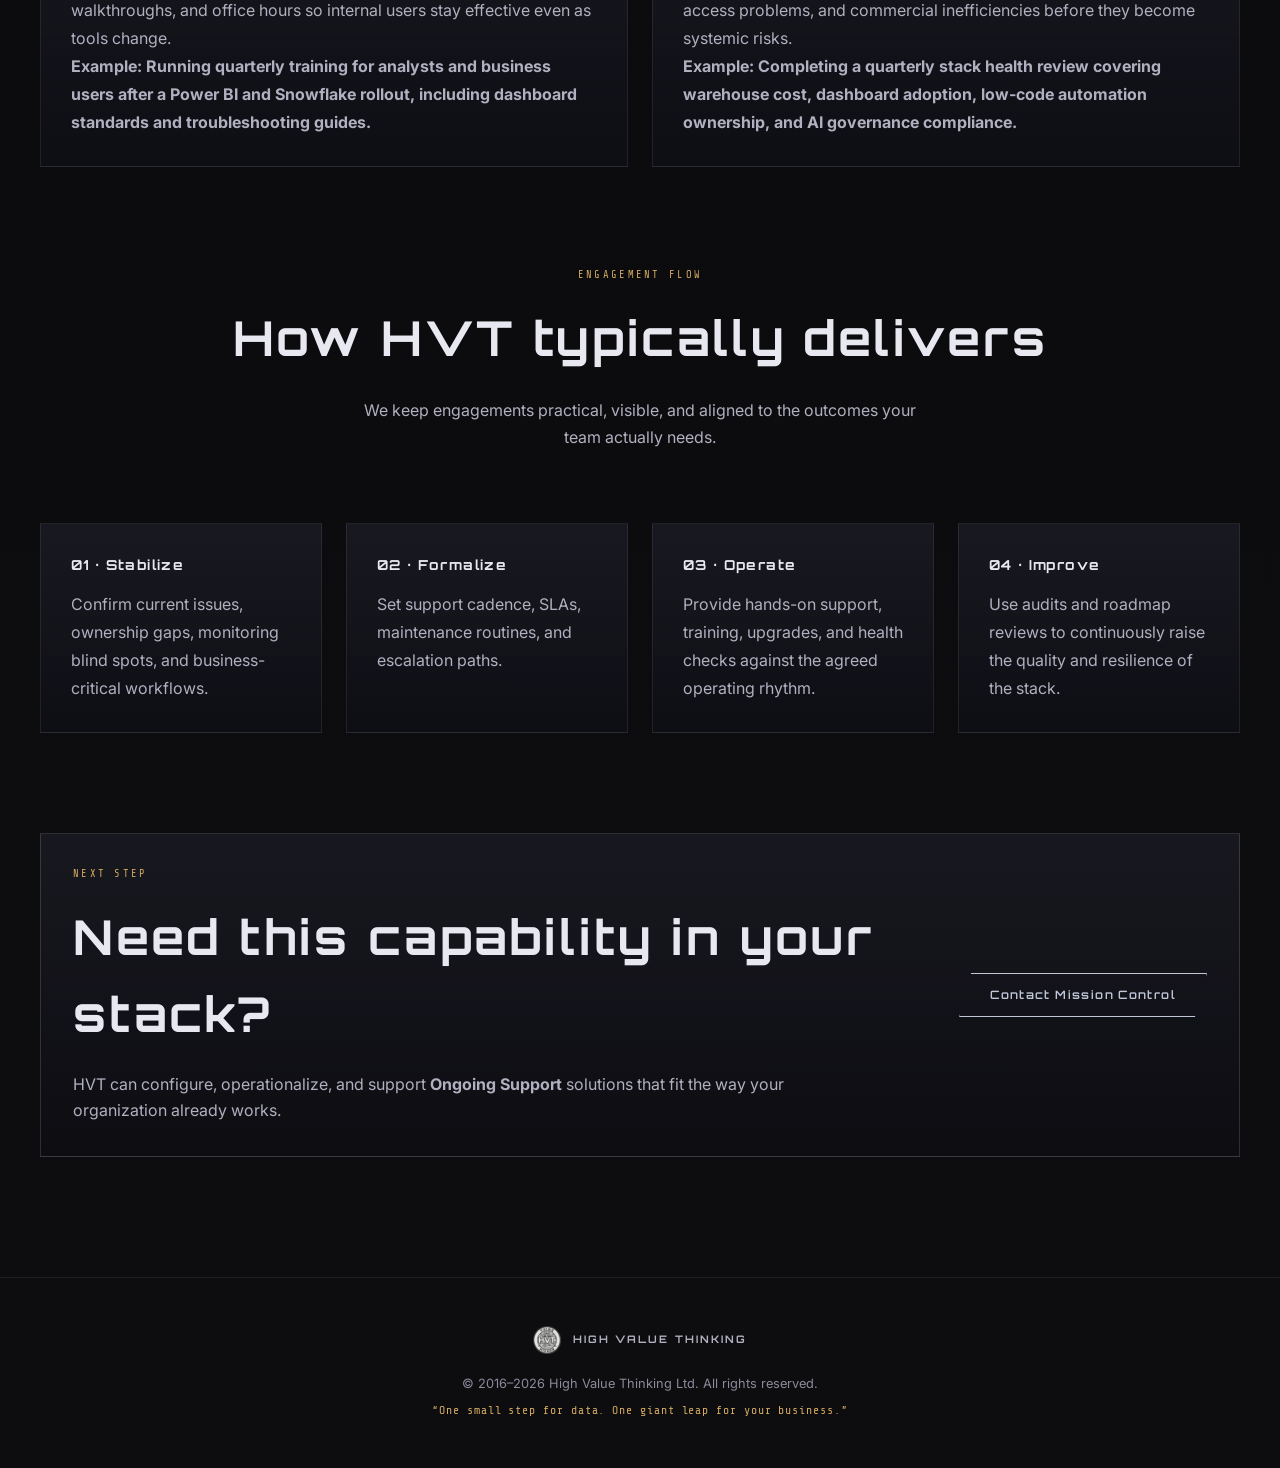
<file: ongoing-support.html>
<!DOCTYPE html>
<html lang="en">
<head>
  <meta charset="UTF-8" />
  <meta name="viewport" content="width=device-width, initial-scale=1.0" />
  <title>Ongoing Support | High Value Thinking</title>
  <meta name="description" content="Retainer support, monitoring, training, audits, and operational care for data, AI, and analytics platforms." />
  <link rel="icon" type="image/png" href="/logo.png" />
  <link rel="preconnect" href="https://fonts.googleapis.com" />
  <link rel="preconnect" href="https://fonts.gstatic.com" crossorigin />
  <link href="https://fonts.googleapis.com/css2?family=Orbitron:wght@400;600;700;900&family=Share+Tech+Mono&family=Inter:wght@300;400;500&display=swap" rel="stylesheet" />
  <link rel="stylesheet" href="/styles.css" />
</head>
<body class="detail-page">
  <nav id="nav" class="scrolled">
    <div class="nav-inner">
      <a href="/index.html" class="nav-logo">
        <img src="/logo.png" alt="HVT Logo" class="logo-img" />
        <span class="logo-text">HIGH VALUE THINKING</span>
      </a>
      <ul class="nav-links">
        <li><a href="/index.html#services">Services</a></li>
        <li><a href="/index.html#mission">Mission</a></li>
        <li><a href="/index.html#stack">Stack</a></li>
        <li><a href="/index.html#contact" class="nav-cta">Contact Mission Control</a></li>
      </ul>
      <button class="hamburger" aria-label="Menu" id="hamburger">
        <span></span><span></span><span></span>
      </button>
    </div>
  </nav>

  <main class="detail-shell">
    <section class="detail-hero">
      <div class="star-field" id="starField"></div>
      <div class="scanlines"></div>
      <div class="detail-hero-grid">
        <div>
          <div class="detail-badge">SERVICE DETAIL · MISSION SUPPORT</div>
          <div class="section-tag">ONGOING SUPPORT</div>
          <h1 class="detail-title">Keep mission-critical <span class="accent">platforms operating</span></h1>
          <p class="detail-description">HVT provides ongoing support for the data and AI systems your team already depends on. We help organizations stabilize delivery after go-live with support rhythms, upgrades, monitoring, enablement, and performance reviews that protect both platform value and stakeholder confidence.</p>
          <div class="detail-actions">
            <a href="/index.html#contact" class="btn-primary">Launch Consultation</a>
            <a href="/index.html#services" class="btn-ghost">Return to Services</a>
          </div>
        </div>
        <aside class="detail-aside">
          <h2 class="detail-aside-title">Mission profile</h2>
          <ul class="detail-checklist">
              <li>Retainer-based access to platform expertise without hiring a full internal team.</li>
              <li>Monitoring and alerting practices that surface issues before they affect leadership reporting or operational workflows.</li>
              <li>Training and enablement that keeps internal teams effective as tools and use cases evolve.</li>
              <li>Audit and improvement cycles that identify performance, governance, and cost opportunities.</li>
          </ul>
        </aside>
      </div>
    </section>

    <section class="detail-section">
      <div class="section-inner">
        <div class="section-intro">
          <div class="section-tag">OVERVIEW</div>
          <h2 class="section-title">How HVT supports ongoing platform operations</h2>
          <p class="section-sub">Support is more than answering tickets. We build an operating model around your stack: response commitments, monitoring, release planning, version upgrade management, user enablement, and regular health reviews. That keeps your environment usable, performant, and aligned with changing business priorities.</p>
        </div>
        <div class="pillar-grid">
          <article class="pillar-card" data-delay="0">
            <span class="card-kicker">CAPABILITY 1</span>
            <h3>Retainer support</h3>
            <p>Offer flexible access to specialist expertise for incidents, enhancements, configuration changes, and roadmap guidance.</p>
          </article>
          <article class="pillar-card" data-delay="1">
            <span class="card-kicker">CAPABILITY 2</span>
            <h3>Operational monitoring</h3>
            <p>Track the health of critical pipelines, dashboards, automations, and AI workflows so the team can act quickly when something drifts.</p>
          </article>
          <article class="pillar-card" data-delay="2">
            <span class="card-kicker">CAPABILITY 3</span>
            <h3>Continuous enablement</h3>
            <p>Keep users and owners informed through training, office hours, documentation refreshes, and change communication.</p>
          </article>
        </div>
        <div class="detail-panel">
          <div>
            <div class="section-intro">
              <div class="section-tag">DEPLOYMENT MODEL</div>
              <h2 class="section-title">What this service includes</h2>
              <p class="section-sub">Each deployment is adapted to your operating model, security posture, and reporting or automation priorities.</p>
            </div>
            <div class="detail-grid">
          <article class="detail-card" data-delay="0">
            <span class="card-kicker">Safe change management</span>
            <h3>Version upgrades</h3>
            <p>Plan and execute upgrades for platforms and connectors with testing, rollback planning, and stakeholder communication built in.</p>
          </article>
          <article class="detail-card" data-delay="1">
            <span class="card-kicker">Improvement opportunities</span>
            <h3>Performance audits</h3>
            <p>Review cost, query performance, dashboard load times, automation stability, or AI quality to identify practical optimization steps.</p>
          </article>
          <article class="detail-card" data-delay="2">
            <span class="card-kicker">Clear accountability</span>
            <h3>Platform ownership</h3>
            <p>Define support channels, issue triage, maintenance routines, and escalation paths so operational responsibilities are never ambiguous.</p>
          </article>
          <article class="detail-card" data-delay="3">
            <span class="card-kicker">Long-term value</span>
            <h3>Roadmap support</h3>
            <p>Advise on new features, tooling changes, and maturity steps that keep the stack aligned with the business as needs evolve.</p>
          </article>
            </div>
          </div>
          <aside class="metrics-box">
            <div class="section-tag">OUTCOMES</div>
            <h2 class="section-title">Typical support outcomes</h2>
            <ul class="metrics-list">
            <li>
              <span class="metric-label">SERVICE CONTINUITY</span>
              <span class="metric-value">Clear ownership and response expectations</span>
            </li>
            <li>
              <span class="metric-label">PLATFORM HEALTH</span>
              <span class="metric-value">Monitoring and audit-driven improvement</span>
            </li>
            <li>
              <span class="metric-label">TEAM READINESS</span>
              <span class="metric-value">Training and support built into operations</span>
            </li>
            </ul>
          </aside>
        </div>
      </div>
    </section>

    <section class="detail-section" id="platforms">
      <div class="section-inner">
        <div class="section-header">
          <div class="section-tag">PLATFORMS &amp; EXAMPLES</div>
          <h2 class="section-title">Tools we deploy in this service area</h2>
          <p class="section-sub">Each platform comes with a different delivery pattern, but the goal is the same: faster value, clearer governance, and stronger operations.</p>
        </div>
        <div class="example-grid">
          <article class="example-card" data-delay="0">
            <span class="card-kicker">PLATFORM</span>
            <h3>SLA</h3>
            <p>HVT can operate against agreed response and resolution expectations so platform owners know how incidents and requests will be handled.</p>
            <p><strong>Example: Establishing a support retainer with severity tiers, response targets, weekly triage, and monthly service reporting for a distributed analytics estate.</strong></p>
          </article>
          <article class="example-card" data-delay="1">
            <span class="card-kicker">PLATFORM</span>
            <h3>Monitoring</h3>
            <p>We set up and review monitoring signals across data refreshes, cloud services, dashboard failures, automation errors, and AI workflow quality indicators.</p>
            <p><strong>Example: Implementing alerts for failed ingestion jobs, stale dashboards, API threshold breaches, and unusual support ticket volumes tied to a data release.</strong></p>
          </article>
          <article class="example-card" data-delay="2">
            <span class="card-kicker">PLATFORM</span>
            <h3>Training</h3>
            <p>HVT delivers ongoing onboarding, refresher sessions, role-based walkthroughs, and office hours so internal users stay effective even as tools change.</p>
            <p><strong>Example: Running quarterly training for analysts and business users after a Power BI and Snowflake rollout, including dashboard standards and troubleshooting guides.</strong></p>
          </article>
          <article class="example-card" data-delay="3">
            <span class="card-kicker">PLATFORM</span>
            <h3>Audits</h3>
            <p>We conduct periodic audits to surface technical debt, adoption issues, access problems, and commercial inefficiencies before they become systemic risks.</p>
            <p><strong>Example: Completing a quarterly stack health review covering warehouse cost, dashboard adoption, low-code automation ownership, and AI governance compliance.</strong></p>
          </article>
        </div>
      </div>
    </section>

    <section class="detail-section">
      <div class="section-inner">
        <div class="section-header">
          <div class="section-tag">ENGAGEMENT FLOW</div>
          <h2 class="section-title">How HVT typically delivers</h2>
          <p class="section-sub">We keep engagements practical, visible, and aligned to the outcomes your team actually needs.</p>
        </div>
        <div class="timeline-grid">
          <article class="timeline-card" data-delay="0">
            <h3>01 · Stabilize</h3>
            <p>Confirm current issues, ownership gaps, monitoring blind spots, and business-critical workflows.</p>
          </article>
          <article class="timeline-card" data-delay="1">
            <h3>02 · Formalize</h3>
            <p>Set support cadence, SLAs, maintenance routines, and escalation paths.</p>
          </article>
          <article class="timeline-card" data-delay="2">
            <h3>03 · Operate</h3>
            <p>Provide hands-on support, training, upgrades, and health checks against the agreed operating rhythm.</p>
          </article>
          <article class="timeline-card" data-delay="3">
            <h3>04 · Improve</h3>
            <p>Use audits and roadmap reviews to continuously raise the quality and resilience of the stack.</p>
          </article>
        </div>
      </div>
    </section>

    <section class="cta-panel">
      <div class="cta-box">
        <div>
          <div class="section-tag">NEXT STEP</div>
          <h2 class="section-title">Need this capability in your stack?</h2>
          <p>HVT can configure, operationalize, and support <strong>Ongoing Support</strong> solutions that fit the way your organization already works.</p>
        </div>
        <a href="/index.html#contact" class="btn-primary">Contact Mission Control</a>
      </div>
    </section>
  </main>

  <footer>
    <div class="footer-inner">
      <div class="footer-logo">
        <img src="/logo.png" alt="HVT" />
        <span>HIGH VALUE THINKING</span>
      </div>
      <p class="footer-copy">&copy; 2016&ndash;2026 High Value Thinking Ltd. All rights reserved.</p>
      <p class="footer-tag">&ldquo;One small step for data. One giant leap for your business.&rdquo;</p>
    </div>
  </footer>

  <script src="/main.js"></script>
</body>
</html>
</file>
<file: styles.css>
/* ─── RESET & BASE ──────────────────────────────────────── */
*, *::before, *::after { box-sizing: border-box; margin: 0; padding: 0; }

:root {
  --black:    #0a0a0c;
  --dark:     #111114;
  --darker:   #0d0d10;
  --surface:  #181820;
  --surface2: #1e1e28;
  --border:   rgba(255,255,255,0.08);
  --border2:  rgba(255,255,255,0.14);
  --grey1:    #8a8a9a;
  --grey2:    #b0b0c0;
  --white:    #e8e8f0;
  --accent:   #c0c8d8;
  --gold:     #d4aa60;
  --glow:     rgba(192, 200, 216, 0.18);
  --font-display: 'Orbitron', sans-serif;
  --font-mono:    'Share Tech Mono', monospace;
  --font-body:    'Inter', sans-serif;
  --nav-h:    68px;
}

html { scroll-behavior: smooth; }

body {
  background: var(--black);
  color: var(--white);
  font-family: var(--font-body);
  font-size: 16px;
  line-height: 1.6;
  overflow-x: hidden;
}

body.detail-page {
  background:
    radial-gradient(circle at top, rgba(192, 200, 216, 0.12), transparent 34%),
    linear-gradient(180deg, #0d1017 0%, var(--black) 38%, var(--darker) 100%);
}

a { color: inherit; text-decoration: none; }
img { display: block; max-width: 100%; }

/* ─── SCROLLBAR ─────────────────────────────────────────── */
::-webkit-scrollbar { width: 6px; }
::-webkit-scrollbar-track { background: var(--dark); }
::-webkit-scrollbar-thumb { background: var(--surface2); border-radius: 3px; }

/* ─── BUTTONS ───────────────────────────────────────────── */
.btn-primary {
  display: inline-block;
  padding: 12px 30px;
  background: transparent;
  border: 1.5px solid var(--accent);
  color: var(--accent);
  font-family: var(--font-display);
  font-size: 0.72rem;
  font-weight: 600;
  letter-spacing: 0.12em;
  cursor: pointer;
  transition: background 0.2s, color 0.2s, box-shadow 0.2s;
  clip-path: polygon(12px 0%, 100% 0%, calc(100% - 12px) 100%, 0% 100%);
}
.btn-primary:hover {
  background: var(--accent);
  color: var(--black);
  box-shadow: 0 0 24px var(--glow);
}
.btn-ghost {
  display: inline-block;
  padding: 12px 30px;
  background: transparent;
  border: 1.5px solid var(--border2);
  color: var(--grey2);
  font-family: var(--font-display);
  font-size: 0.72rem;
  font-weight: 600;
  letter-spacing: 0.12em;
  cursor: pointer;
  transition: border-color 0.2s, color 0.2s;
  clip-path: polygon(12px 0%, 100% 0%, calc(100% - 12px) 100%, 0% 100%);
}
.btn-ghost:hover { border-color: var(--accent); color: var(--accent); }
.btn-full { width: 100%; text-align: center; }

/* ─── NAV ───────────────────────────────────────────────── */
#nav {
  position: fixed;
  top: 0; left: 0; right: 0;
  height: var(--nav-h);
  z-index: 100;
  transition: background 0.3s, border-bottom 0.3s;
}
#nav.scrolled {
  background: rgba(10,10,12,0.92);
  backdrop-filter: blur(12px);
  border-bottom: 1px solid var(--border);
}
.nav-inner {
  max-width: 1200px;
  margin: 0 auto;
  padding: 0 32px;
  height: 100%;
  display: flex;
  align-items: center;
  justify-content: space-between;
}
.nav-logo { display: flex; align-items: center; gap: 12px; }
.logo-img { width: 36px; height: 36px; }
.logo-text {
  font-family: var(--font-display);
  font-size: 0.68rem;
  font-weight: 700;
  letter-spacing: 0.18em;
  color: var(--white);
}
.nav-links {
  list-style: none;
  display: flex;
  gap: 36px;
  align-items: center;
}
.nav-links a {
  font-family: var(--font-display);
  font-size: 0.65rem;
  letter-spacing: 0.14em;
  color: var(--grey1);
  transition: color 0.2s;
}
.nav-links a:hover { color: var(--white); }
.nav-cta {
  padding: 8px 20px;
  border: 1px solid var(--border2);
  color: var(--accent) !important;
  clip-path: polygon(8px 0%, 100% 0%, calc(100% - 8px) 100%, 0% 100%);
}
.nav-cta:hover { background: var(--accent); color: var(--black) !important; }
.hamburger {
  display: none;
  flex-direction: column;
  gap: 5px;
  background: none;
  border: none;
  cursor: pointer;
  padding: 4px;
}
.hamburger span { display: block; width: 24px; height: 2px; background: var(--white); }

/* ─── HERO ──────────────────────────────────────────────── */
#hero {
  position: relative;
  min-height: 100vh;
  display: flex;
  flex-direction: column;
  align-items: center;
  justify-content: flex-start;
  padding-top: calc(var(--nav-h) + 60px);
  overflow: hidden;
  background: radial-gradient(ellipse 80% 60% at 50% 0%, #1a1e28 0%, var(--black) 70%);
}
.star-field { position: absolute; inset: 0; pointer-events: none; z-index: 0; }
.star {
  position: absolute;
  background: #fff;
  border-radius: 50%;
  animation: twinkle var(--dur) ease-in-out infinite var(--delay);
}
@keyframes twinkle {
  0%, 100% { opacity: var(--base-op); }
  50% { opacity: 0.1; }
}
.scanlines {
  position: absolute; inset: 0;
  background: repeating-linear-gradient(0deg, transparent, transparent 2px, rgba(0,0,0,0.04) 2px, rgba(0,0,0,0.04) 4px);
  pointer-events: none; z-index: 1;
}
.hero-content { position: relative; z-index: 2; text-align: center; max-width: 700px; padding: 0 24px; }
.mission-badge {
  display: inline-block;
  font-family: var(--font-mono);
  font-size: 0.7rem;
  letter-spacing: 0.2em;
  color: var(--gold);
  border: 1px solid rgba(212,170,96,0.3);
  padding: 6px 16px;
  margin-bottom: 28px;
  animation: fadeUp 0.8s ease both;
}
.hero-title {
  font-family: var(--font-display);
  font-weight: 900;
  font-size: clamp(2.8rem, 7vw, 5.5rem);
  line-height: 1.0;
  letter-spacing: 0.04em;
  margin-bottom: 24px;
}
.hero-line { display: block; animation: fadeUp 0.8s ease both; }
.hero-line:nth-child(1) { animation-delay: 0.1s; }
.hero-line:nth-child(2) { animation-delay: 0.25s; }
.hero-line.accent { color: var(--accent); }
.hero-sub {
  font-size: 1.05rem;
  color: var(--grey2);
  font-weight: 300;
  line-height: 1.7;
  margin-bottom: 36px;
  animation: fadeUp 0.8s 0.4s ease both;
}
.hero-actions {
  display: flex;
  gap: 16px;
  justify-content: center;
  flex-wrap: wrap;
  animation: fadeUp 0.8s 0.55s ease both;
}

/* ─── GAME ──────────────────────────────────────────────── */
.game-wrapper {
  position: relative;
  z-index: 2;
  width: 100%;
  max-width: 820px;
  margin: 48px auto 0;
  padding: 0 16px;
}
.game-hud {
  display: flex;
  justify-content: space-between;
  background: rgba(16,16,22,0.85);
  border: 1px solid var(--border2);
  border-bottom: none;
  padding: 8px 20px;
  backdrop-filter: blur(8px);
}
.hud-item { display: flex; flex-direction: column; align-items: center; gap: 2px; }
.hud-label { font-family: var(--font-mono); font-size: 0.58rem; letter-spacing: 0.15em; color: var(--grey1); }
.hud-value { font-family: var(--font-mono); font-size: 0.85rem; color: var(--accent); }
#gameCanvas {
  display: block;
  width: 100%;
  border: 1px solid var(--border2);
  background: #08080e;
  cursor: crosshair;
}
.game-overlay {
  position: absolute;
  top: 34px; left: 16px; right: 16px; bottom: 0;
  display: flex;
  align-items: center;
  justify-content: center;
  background: rgba(8,8,14,0.88);
  backdrop-filter: blur(6px);
  z-index: 10;
}
.overlay-box {
  text-align: center;
  padding: 40px 32px;
  border: 1px solid var(--border2);
  max-width: 420px;
  background: rgba(16,16,22,0.7);
}
.overlay-mission { font-family: var(--font-mono); font-size: 0.65rem; letter-spacing: 0.22em; color: var(--gold); margin-bottom: 12px; }
.overlay-box h2 { font-family: var(--font-display); font-size: 1.4rem; letter-spacing: 0.1em; margin-bottom: 16px; }
.overlay-box p { font-size: 0.9rem; color: var(--grey2); margin-bottom: 12px; line-height: 1.6; }
.overlay-mobile-hint { font-family: var(--font-mono); font-size: 0.72rem !important; color: var(--grey1) !important; margin-bottom: 24px !important; }
.mobile-controls { display: none; justify-content: center; gap: 12px; margin-top: 12px; padding: 0 16px; }
.ctrl-btn {
  flex: 1; max-width: 130px; padding: 14px 8px;
  background: rgba(24,24,32,0.9);
  border: 1px solid var(--border2);
  color: var(--accent);
  font-family: var(--font-mono); font-size: 0.75rem; letter-spacing: 0.1em;
  cursor: pointer; user-select: none; transition: background 0.15s;
}
.ctrl-btn:active, .ctrl-btn.active { background: var(--surface2); border-color: var(--accent); }
.ctrl-thrust { background: rgba(192,200,216,0.08); }

.hero-scroll-hint {
  position: relative; z-index: 2;
  margin-top: 40px; margin-bottom: 24px;
  display: flex; flex-direction: column; align-items: center; gap: 8px;
}
.hero-scroll-hint span { font-family: var(--font-mono); font-size: 0.62rem; letter-spacing: 0.2em; color: var(--grey1); }
.scroll-arrow {
  width: 18px; height: 18px;
  border-right: 1.5px solid var(--grey1);
  border-bottom: 1.5px solid var(--grey1);
  transform: rotate(45deg);
  animation: bounce 1.6s ease-in-out infinite;
}
@keyframes bounce {
  0%, 100% { transform: rotate(45deg) translateY(0); }
  50% { transform: rotate(45deg) translateY(5px); }
}

/* ─── SECTIONS SHARED ───────────────────────────────────── */
section { padding: 120px 24px; }
.section-inner { max-width: 1200px; margin: 0 auto; }
.section-header { text-align: center; margin-bottom: 72px; }
.section-tag { font-family: var(--font-mono); font-size: 0.65rem; letter-spacing: 0.22em; color: var(--gold); margin-bottom: 16px; }
.section-title { font-family: var(--font-display); font-size: clamp(1.8rem, 4vw, 3rem); font-weight: 700; letter-spacing: 0.06em; margin-bottom: 20px; }
.section-sub { font-size: 1rem; color: var(--grey2); max-width: 560px; margin: 0 auto; line-height: 1.7; }
.section-intro {
  max-width: 720px;
  margin-bottom: 32px;
}
.section-intro .section-sub {
  max-width: none;
  margin: 0;
}

@keyframes fadeUp {
  from { opacity: 0; transform: translateY(24px); }
  to   { opacity: 1; transform: translateY(0); }
}

/* ─── SERVICES ──────────────────────────────────────────── */
#services {
  background: var(--darker);
  border-top: 1px solid var(--border);
  border-bottom: 1px solid var(--border);
}
.services-grid {
  display: grid;
  grid-template-columns: repeat(3, 1fr);
  gap: 1px;
  background: var(--border);
  border: 1px solid var(--border);
}
.service-card,
.detail-card,
.example-card,
.pillar-card,
.timeline-card {
  opacity: 0;
  transform: translateY(20px);
  transition: background 0.25s, opacity 0.6s ease, transform 0.6s ease, border-color 0.25s ease, box-shadow 0.25s ease;
}
.service-card.visible,
.detail-card.visible,
.example-card.visible,
.pillar-card.visible,
.timeline-card.visible {
  opacity: 1;
  transform: translateY(0);
}
.service-card {
  background: var(--dark);
  padding: 40px 32px;
}
.service-card:hover { background: var(--surface); }
.service-icon { font-size: 2rem; margin-bottom: 20px; }
.service-card h3 { font-family: var(--font-display); font-size: 0.85rem; font-weight: 700; letter-spacing: 0.1em; margin-bottom: 14px; color: var(--white); }
.service-card p { font-size: 0.9rem; color: var(--grey2); line-height: 1.65; margin-bottom: 20px; }
.service-tags { list-style: none; display: flex; flex-wrap: wrap; gap: 8px; }
.service-tags li { font-family: var(--font-mono); font-size: 0.65rem; letter-spacing: 0.1em; color: var(--accent); border: 1px solid rgba(192,200,216,0.25); padding: 3px 10px; }
.service-link {
  display: block;
  position: relative;
}
.service-link::after {
  content: '';
  position: absolute;
  inset: 0;
  border: 1px solid transparent;
  transition: border-color 0.25s ease;
}
.service-link:hover::after { border-color: rgba(192, 200, 216, 0.28); }
.service-link-label {
  display: inline-flex;
  align-items: center;
  gap: 10px;
  margin-top: 24px;
  font-family: var(--font-mono);
  font-size: 0.68rem;
  letter-spacing: 0.16em;
  color: var(--gold);
}
.service-link-label::after {
  content: '→';
  font-size: 1rem;
  line-height: 1;
}

/* ─── MISSION ───────────────────────────────────────────── */
#mission { background: var(--black); }
.mission-inner { display: grid; grid-template-columns: 1fr 1fr; gap: 80px; align-items: center; }
.mission-text p { font-size: 1rem; color: var(--grey2); line-height: 1.75; margin-bottom: 20px; }
.mission-stats { display: flex; gap: 48px; margin-top: 48px; }
.stat-num { font-family: var(--font-display); font-size: 2.2rem; font-weight: 900; color: var(--accent); letter-spacing: 0.04em; }
.stat-label { font-family: var(--font-mono); font-size: 0.62rem; letter-spacing: 0.15em; color: var(--grey1); margin-top: 4px; }
.mission-visual { display: flex; align-items: center; justify-content: center; }
.orbit-diagram { position: relative; width: 320px; height: 320px; }
.orbit {
  position: absolute;
  border: 1px solid rgba(192,200,216,0.12);
  border-radius: 50%;
  top: 50%; left: 50%;
  transform: translate(-50%, -50%);
}
.o1 { width: 100px; height: 100px; animation: spin 8s linear infinite; }
.o2 { width: 180px; height: 180px; animation: spin 14s linear infinite reverse; }
.o3 { width: 280px; height: 280px; animation: spin 22s linear infinite; }
.planet { position: absolute; width: 10px; height: 10px; border-radius: 50%; top: -5px; left: 50%; transform: translateX(-50%); }
.p1 { background: var(--gold); box-shadow: 0 0 10px var(--gold); }
.p2 { background: var(--accent); box-shadow: 0 0 10px var(--glow); }
.p3 { background: var(--grey1); }
@keyframes spin { from { transform: translate(-50%, -50%) rotate(0deg); } to { transform: translate(-50%, -50%) rotate(360deg); } }
.core {
  position: absolute; top: 50%; left: 50%; transform: translate(-50%, -50%);
  width: 60px; height: 60px; display: flex; align-items: center; justify-content: center;
  border-radius: 50%; background: var(--surface); border: 1px solid var(--border2);
}
.orbit-logo { width: 36px; height: 36px; }

/* ─── STACK / TICKER ────────────────────────────────────── */
#stack {
  background: var(--darker);
  border-top: 1px solid var(--border);
  border-bottom: 1px solid var(--border);
  padding: 100px 0;
  overflow: hidden;
}
#stack .section-inner { overflow: hidden; }
.stack-ticker {
  width: 100%; overflow: hidden;
  mask-image: linear-gradient(to right, transparent, black 15%, black 85%, transparent);
  -webkit-mask-image: linear-gradient(to right, transparent, black 15%, black 85%, transparent);
}
.ticker-track {
  display: flex; gap: 0;
  white-space: nowrap;
  animation: ticker 30s linear infinite;
}
.ticker-track span {
  font-family: var(--font-display); font-size: 0.75rem; font-weight: 600;
  letter-spacing: 0.14em; color: var(--grey1);
  padding: 14px 36px; border-right: 1px solid var(--border);
  transition: color 0.2s;
}
.ticker-track span:hover { color: var(--accent); }
@keyframes ticker { from { transform: translateX(0); } to { transform: translateX(-50%); } }

/* ─── CONTACT ───────────────────────────────────────────── */
#contact { background: var(--black); }
.contact-grid { display: grid; grid-template-columns: 1fr 360px; gap: 80px; align-items: start; }
.contact-form { width: 100%; }
.form-row { display: grid; grid-template-columns: 1fr 1fr; gap: 16px; }
.form-group { margin-bottom: 20px; }
.form-group label { display: block; font-family: var(--font-mono); font-size: 0.65rem; letter-spacing: 0.15em; color: var(--grey1); margin-bottom: 8px; }
.form-group input,
.form-group select,
.form-group textarea {
  width: 100%; background: var(--surface); border: 1px solid var(--border2);
  color: var(--white); font-family: var(--font-body); font-size: 0.95rem;
  padding: 12px 16px; outline: none;
  transition: border-color 0.2s, box-shadow 0.2s;
  -webkit-appearance: none; border-radius: 0;
}
.form-group input::placeholder, .form-group textarea::placeholder { color: var(--grey1); }
.form-group select option { background: var(--surface); }
.form-group input:focus, .form-group select:focus, .form-group textarea:focus {
  border-color: var(--accent);
  box-shadow: 0 0 0 3px rgba(192,200,216,0.08);
}
.form-group textarea { resize: vertical; min-height: 120px; }
.form-success {
  display: none; margin-top: 16px;
  font-family: var(--font-mono); font-size: 0.8rem; letter-spacing: 0.1em;
  color: #7ec87e; border: 1px solid rgba(126,200,126,0.25); padding: 12px 20px; text-align: center;
}
.form-success.show { display: block; }
.contact-info { padding-top: 8px; }
.contact-block { margin-bottom: 36px; }
.contact-detail { font-size: 1rem; color: var(--white); margin-top: 8px; }
.mission-patch {
  margin-top: 56px; display: flex; flex-direction: column;
  align-items: center; gap: 16px; text-align: center;
  border: 1px solid var(--border); padding: 32px 24px; background: var(--surface);
}
.mission-patch img { width: 128px; height: 128px; opacity: 0.9; }
.mission-patch p { font-family: var(--font-display); font-size: 0.7rem; font-weight: 700; letter-spacing: 0.16em; color: var(--grey2); line-height: 1.6; }
.mission-patch p span { font-size: 0.58rem; color: var(--grey1); font-weight: 400; }

/* ─── DETAIL PAGES ──────────────────────────────────────── */
.detail-shell {
  position: relative;
  overflow: hidden;
}
.detail-hero {
  position: relative;
  min-height: 78vh;
  padding: calc(var(--nav-h) + 72px) 24px 96px;
  display: flex;
  align-items: center;
  overflow: hidden;
}
.detail-hero::before {
  content: '';
  position: absolute;
  inset: 0;
  background: radial-gradient(circle at 50% 20%, rgba(192, 200, 216, 0.16), transparent 34%);
  pointer-events: none;
}
.detail-hero-grid {
  position: relative;
  z-index: 2;
  max-width: 1200px;
  margin: 0 auto;
  display: grid;
  grid-template-columns: minmax(0, 1.15fr) minmax(300px, 0.85fr);
  gap: 48px;
  align-items: center;
}
.detail-badge {
  display: inline-flex;
  align-items: center;
  gap: 10px;
  margin-bottom: 22px;
  padding: 8px 14px;
  border: 1px solid rgba(212,170,96,0.32);
  color: var(--gold);
  font-family: var(--font-mono);
  font-size: 0.68rem;
  letter-spacing: 0.16em;
}
.detail-title {
  font-family: var(--font-display);
  font-size: clamp(2.6rem, 5vw, 4.7rem);
  line-height: 1.05;
  letter-spacing: 0.05em;
  margin-bottom: 24px;
}
.detail-title .accent { color: var(--accent); }
.detail-description {
  max-width: 680px;
  color: var(--grey2);
  font-size: 1.05rem;
  line-height: 1.8;
  margin-bottom: 32px;
}
.detail-actions {
  display: flex;
  flex-wrap: wrap;
  gap: 16px;
}
.detail-aside {
  background: linear-gradient(180deg, rgba(24, 24, 32, 0.85), rgba(12, 13, 18, 0.92));
  border: 1px solid var(--border2);
  padding: 32px;
  box-shadow: 0 24px 80px rgba(0, 0, 0, 0.35);
}
.detail-aside-title {
  font-family: var(--font-display);
  font-size: 0.9rem;
  letter-spacing: 0.12em;
  margin-bottom: 18px;
}
.detail-checklist {
  list-style: none;
  display: grid;
  gap: 14px;
}
.detail-checklist li {
  padding-left: 22px;
  position: relative;
  color: var(--grey2);
}
.detail-checklist li::before {
  content: '▣';
  position: absolute;
  left: 0;
  top: 0;
  color: var(--gold);
}
.detail-section {
  position: relative;
  padding: 0 24px 100px;
}
.detail-grid,
.example-grid,
.pillar-grid,
.timeline-grid {
  display: grid;
  gap: 24px;
}
.detail-grid { grid-template-columns: repeat(2, minmax(0, 1fr)); }
.example-grid { grid-template-columns: repeat(2, minmax(0, 1fr)); }
.pillar-grid { grid-template-columns: repeat(3, minmax(0, 1fr)); }
.timeline-grid { grid-template-columns: repeat(4, minmax(0, 1fr)); }
.detail-card,
.example-card,
.pillar-card,
.timeline-card {
  background: linear-gradient(180deg, rgba(25, 25, 34, 0.92), rgba(14, 15, 20, 0.98));
  border: 1px solid var(--border);
  padding: 30px;
  min-height: 100%;
}
.detail-card:hover,
.example-card:hover,
.pillar-card:hover,
.timeline-card:hover {
  border-color: rgba(192, 200, 216, 0.28);
  box-shadow: 0 20px 60px rgba(0, 0, 0, 0.25);
}
.detail-card h3,
.example-card h3,
.pillar-card h3,
.timeline-card h3 {
  font-family: var(--font-display);
  font-size: 0.86rem;
  letter-spacing: 0.1em;
  margin-bottom: 14px;
}
.detail-card p,
.example-card p,
.pillar-card p,
.timeline-card p {
  color: var(--grey2);
  line-height: 1.75;
}
.card-kicker {
  display: inline-block;
  margin-bottom: 12px;
  color: var(--gold);
  font-family: var(--font-mono);
  font-size: 0.64rem;
  letter-spacing: 0.18em;
}
.detail-panel {
  display: grid;
  grid-template-columns: minmax(0, 1.1fr) minmax(280px, 0.9fr);
  gap: 32px;
  align-items: stretch;
  margin-top: 36px;
}
.metrics-box {
  background: rgba(15, 16, 22, 0.9);
  border: 1px solid var(--border2);
  padding: 28px;
}
.metrics-list {
  list-style: none;
  display: grid;
  gap: 18px;
}
.metrics-list li {
  display: grid;
  gap: 4px;
}
.metric-label {
  font-family: var(--font-mono);
  font-size: 0.65rem;
  letter-spacing: 0.15em;
  color: var(--grey1);
}
.metric-value {
  font-family: var(--font-display);
  font-size: 1.1rem;
  letter-spacing: 0.08em;
  color: var(--accent);
}
.cta-panel {
  padding: 0 24px 120px;
}
.cta-box {
  max-width: 1200px;
  margin: 0 auto;
  display: grid;
  grid-template-columns: minmax(0, 1fr) auto;
  gap: 24px;
  align-items: center;
  padding: 32px;
  border: 1px solid var(--border2);
  background: linear-gradient(180deg, rgba(24, 24, 32, 0.94), rgba(13, 13, 18, 0.98));
}
.cta-box p {
  color: var(--grey2);
  max-width: 760px;
}

/* ─── FOOTER ────────────────────────────────────────────── */
footer { background: var(--darker); border-top: 1px solid var(--border); padding: 48px 24px; }
.footer-inner { max-width: 1200px; margin: 0 auto; text-align: center; }
.footer-logo { display: flex; align-items: center; justify-content: center; gap: 12px; margin-bottom: 20px; }
.footer-logo img { width: 28px; height: 28px; }
.footer-logo span { font-family: var(--font-display); font-size: 0.65rem; font-weight: 700; letter-spacing: 0.2em; color: var(--grey2); }
.footer-copy { font-size: 0.8rem; color: var(--grey1); margin-bottom: 8px; }
.footer-tag { font-family: var(--font-mono); font-size: 0.72rem; color: var(--gold); letter-spacing: 0.08em; }

/* ─── RESPONSIVE ────────────────────────────────────────── */
@media (max-width: 1100px) {
  .detail-hero-grid,
  .detail-panel,
  .cta-box { grid-template-columns: 1fr; }
  .timeline-grid { grid-template-columns: repeat(2, minmax(0, 1fr)); }
}
@media (max-width: 900px) {
  .services-grid { grid-template-columns: repeat(2, 1fr); }
  .mission-inner { grid-template-columns: 1fr; gap: 60px; }
  .mission-visual { display: none; }
  .contact-grid { grid-template-columns: 1fr; gap: 48px; }
  .mission-stats { gap: 28px; }
  .detail-grid,
  .example-grid,
  .pillar-grid { grid-template-columns: 1fr; }
}
@media (max-width: 768px) {
  .nav-links { display: none; }
  .nav-links.open {
    display: flex; flex-direction: column;
    position: fixed; top: var(--nav-h); left: 0; right: 0;
    background: rgba(10,10,12,0.97);
    padding: 24px; gap: 20px;
    border-bottom: 1px solid var(--border);
    backdrop-filter: blur(12px); z-index: 99;
  }
  .hamburger { display: flex; }
  .services-grid { grid-template-columns: 1fr; }
  .form-row { grid-template-columns: 1fr; }
  .mobile-controls { display: flex; }
  .hero-title { font-size: clamp(2.2rem, 10vw, 3.5rem); }
  .detail-hero { min-height: auto; padding-bottom: 72px; }
  .detail-title { font-size: clamp(2rem, 10vw, 3rem); }
  .timeline-grid { grid-template-columns: 1fr; }
  .detail-aside,
  .detail-card,
  .example-card,
  .pillar-card,
  .timeline-card,
  .cta-box { padding: 24px; }
}
</file>
